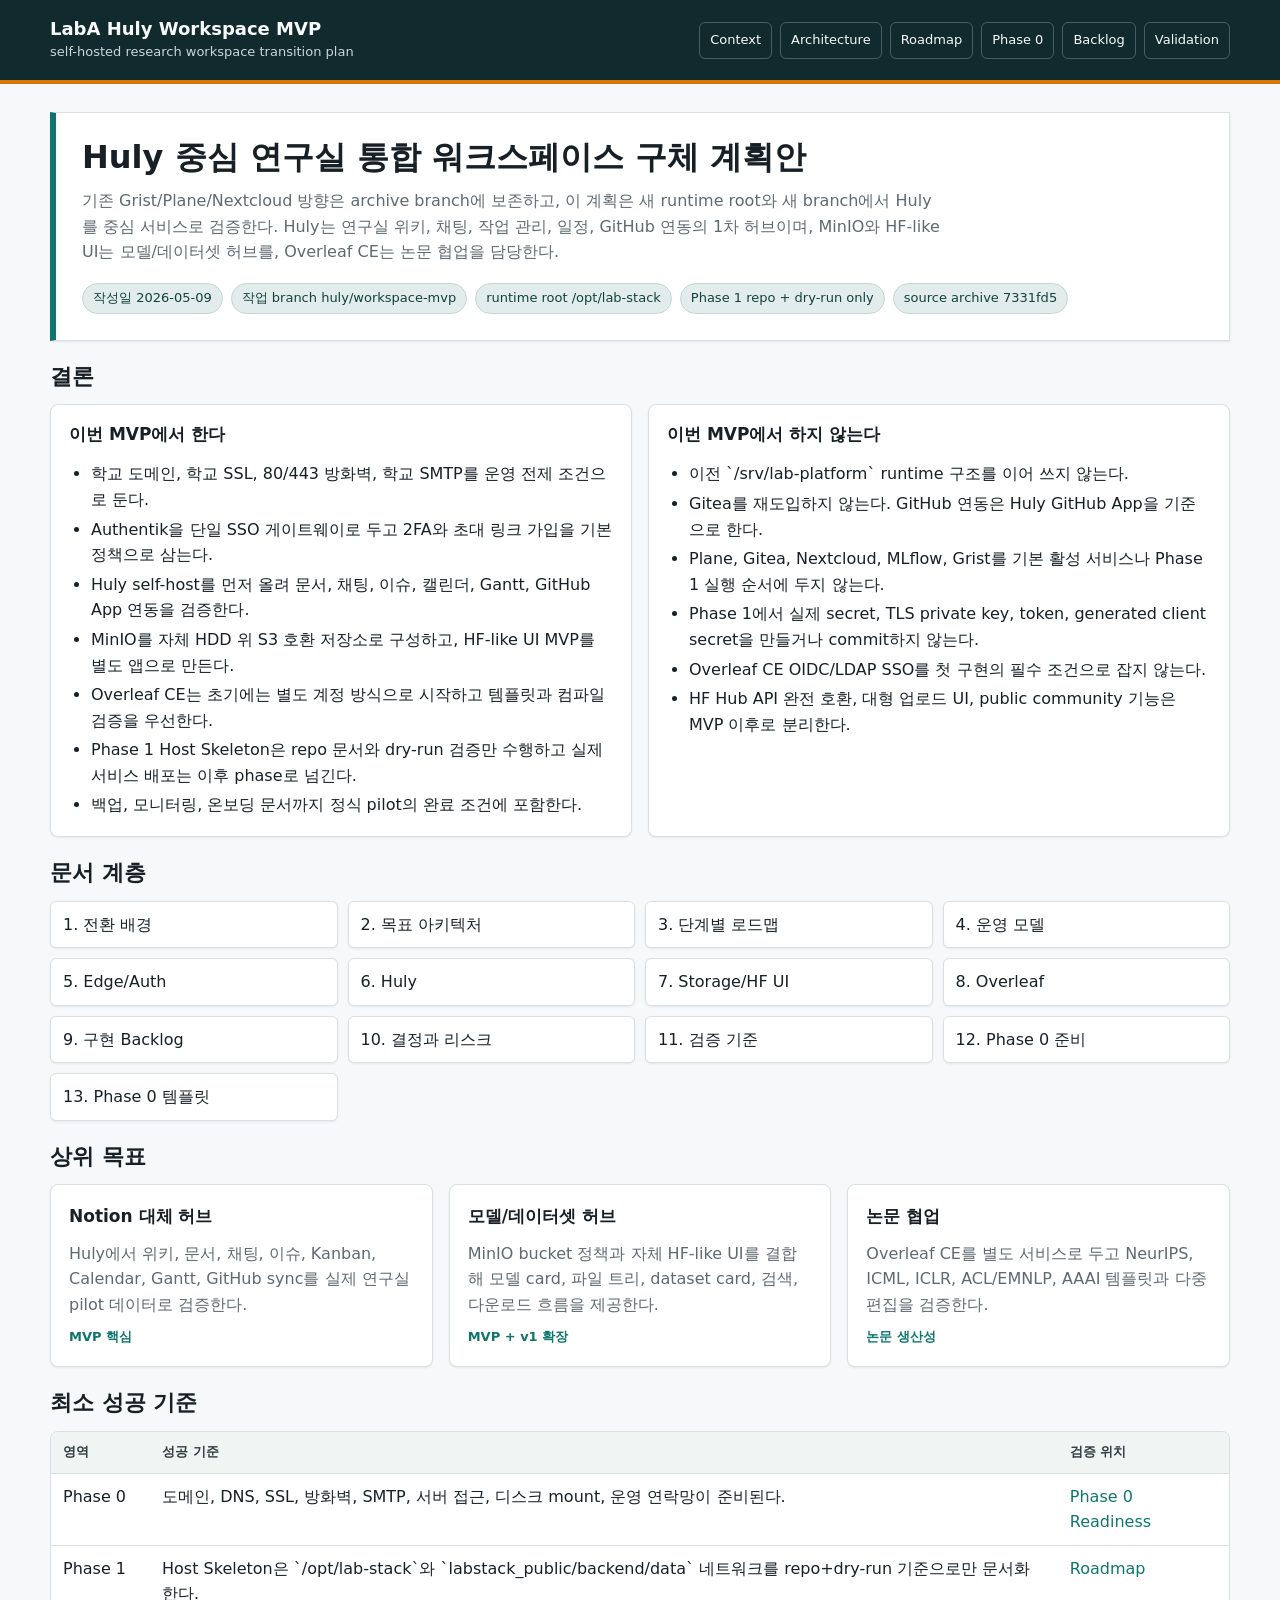
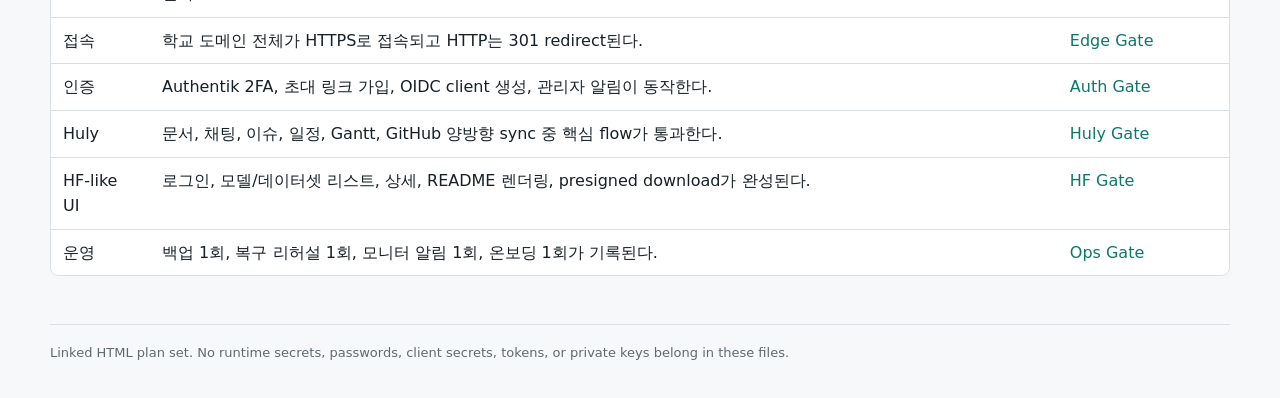
<file: docs/huly-workspace-mvp/index.html>
<!doctype html>
<html lang="ko">
  <head>
    <meta charset="utf-8">
    <meta name="viewport" content="width=device-width, initial-scale=1">
    <title>Huly Workspace MVP Plan</title>
    <link rel="stylesheet" href="assets/site.css">
  </head>
  <body>
    <div class="site">
      <header class="topbar">
        <div class="topbar-inner">
          <div class="brand">
            <strong>LabA Huly Workspace MVP</strong>
            <span>self-hosted research workspace transition plan</span>
          </div>
          <nav class="topnav" aria-label="Primary navigation">
            <a href="layers/context.html">Context</a>
            <a href="layers/architecture.html">Architecture</a>
            <a href="layers/roadmap.html">Roadmap</a>
            <a href="reference/phase0-readiness.html">Phase 0</a>
            <a href="reference/backlog.html">Backlog</a>
            <a href="reference/validation.html">Validation</a>
          </nav>
        </div>
      </header>

      <main class="page">
        <section class="hero">
          <h1>Huly 중심 연구실 통합 워크스페이스 구체 계획안</h1>
          <p>
            기존 Grist/Plane/Nextcloud 방향은 archive branch에 보존하고, 이 계획은
            새 runtime root와 새 branch에서 Huly를 중심 서비스로 검증한다. Huly는
            연구실 위키, 채팅, 작업 관리, 일정, GitHub 연동의 1차 허브이며,
            MinIO와 HF-like UI는 모델/데이터셋 허브를, Overleaf CE는 논문 협업을 담당한다.
          </p>
          <div class="meta">
            <span class="pill">작성일 2026-05-09</span>
            <span class="pill">작업 branch huly/workspace-mvp</span>
            <span class="pill">runtime root /opt/lab-stack</span>
            <span class="pill">Phase 1 repo + dry-run only</span>
            <span class="pill">source archive 7331fd5</span>
          </div>
        </section>

        <section class="section">
          <h2>결론</h2>
          <div class="grid two">
            <article class="panel">
              <h3>이번 MVP에서 한다</h3>
              <ul>
                <li>학교 도메인, 학교 SSL, 80/443 방화벽, 학교 SMTP를 운영 전제 조건으로 둔다.</li>
                <li>Authentik을 단일 SSO 게이트웨이로 두고 2FA와 초대 링크 가입을 기본 정책으로 삼는다.</li>
                <li>Huly self-host를 먼저 올려 문서, 채팅, 이슈, 캘린더, Gantt, GitHub App 연동을 검증한다.</li>
                <li>MinIO를 자체 HDD 위 S3 호환 저장소로 구성하고, HF-like UI MVP를 별도 앱으로 만든다.</li>
                <li>Overleaf CE는 초기에는 별도 계정 방식으로 시작하고 템플릿과 컴파일 검증을 우선한다.</li>
                <li>Phase 1 Host Skeleton은 repo 문서와 dry-run 검증만 수행하고 실제 서비스 배포는 이후 phase로 넘긴다.</li>
                <li>백업, 모니터링, 온보딩 문서까지 정식 pilot의 완료 조건에 포함한다.</li>
              </ul>
            </article>
            <article class="panel">
              <h3>이번 MVP에서 하지 않는다</h3>
              <ul>
                <li>이전 `/srv/lab-platform` runtime 구조를 이어 쓰지 않는다.</li>
                <li>Gitea를 재도입하지 않는다. GitHub 연동은 Huly GitHub App을 기준으로 한다.</li>
                <li>Plane, Gitea, Nextcloud, MLflow, Grist를 기본 활성 서비스나 Phase 1 실행 순서에 두지 않는다.</li>
                <li>Phase 1에서 실제 secret, TLS private key, token, generated client secret을 만들거나 commit하지 않는다.</li>
                <li>Overleaf CE OIDC/LDAP SSO를 첫 구현의 필수 조건으로 잡지 않는다.</li>
                <li>HF Hub API 완전 호환, 대형 업로드 UI, public community 기능은 MVP 이후로 분리한다.</li>
              </ul>
            </article>
          </div>
        </section>

        <section class="section">
          <h2>문서 계층</h2>
          <div class="toc">
            <a href="layers/context.html">1. 전환 배경</a>
            <a href="layers/architecture.html">2. 목표 아키텍처</a>
            <a href="layers/roadmap.html">3. 단계별 로드맵</a>
            <a href="layers/operations.html">4. 운영 모델</a>
            <a href="workstreams/edge-auth.html">5. Edge/Auth</a>
            <a href="workstreams/huly.html">6. Huly</a>
            <a href="workstreams/storage-hf.html">7. Storage/HF UI</a>
            <a href="workstreams/overleaf.html">8. Overleaf</a>
            <a href="reference/backlog.html">9. 구현 Backlog</a>
            <a href="reference/decisions-risks.html">10. 결정과 리스크</a>
            <a href="reference/validation.html">11. 검증 기준</a>
            <a href="reference/phase0-readiness.html">12. Phase 0 준비</a>
            <a href="reference/phase0-templates.html">13. Phase 0 템플릿</a>
          </div>
        </section>

        <section class="section">
          <h2>상위 목표</h2>
          <div class="grid three">
            <article class="panel nav-card">
              <a class="title" href="workstreams/huly.html">Notion 대체 허브</a>
              <p>
                Huly에서 위키, 문서, 채팅, 이슈, Kanban, Calendar, Gantt, GitHub sync를
                실제 연구실 pilot 데이터로 검증한다.
              </p>
              <span class="tagline">MVP 핵심</span>
            </article>
            <article class="panel nav-card">
              <a class="title" href="workstreams/storage-hf.html">모델/데이터셋 허브</a>
              <p>
                MinIO bucket 정책과 자체 HF-like UI를 결합해 모델 card, 파일 트리,
                dataset card, 검색, 다운로드 흐름을 제공한다.
              </p>
              <span class="tagline">MVP + v1 확장</span>
            </article>
            <article class="panel nav-card">
              <a class="title" href="workstreams/overleaf.html">논문 협업</a>
              <p>
                Overleaf CE를 별도 서비스로 두고 NeurIPS, ICML, ICLR, ACL/EMNLP,
                AAAI 템플릿과 다중 편집을 검증한다.
              </p>
              <span class="tagline">논문 생산성</span>
            </article>
          </div>
        </section>

        <section class="section">
          <h2>최소 성공 기준</h2>
          <div class="table-wrap">
            <table>
              <thead>
                <tr>
                  <th>영역</th>
                  <th>성공 기준</th>
                  <th>검증 위치</th>
                </tr>
              </thead>
              <tbody>
                <tr>
                  <td>Phase 0</td>
                  <td>도메인, DNS, SSL, 방화벽, SMTP, 서버 접근, 디스크 mount, 운영 연락망이 준비된다.</td>
                  <td><a href="reference/phase0-readiness.html">Phase 0 Readiness</a></td>
                </tr>
                <tr>
                  <td>Phase 1</td>
                  <td>Host Skeleton은 `/opt/lab-stack`와 `labstack_public/backend/data` 네트워크를 repo+dry-run 기준으로만 문서화한다.</td>
                  <td><a href="layers/roadmap.html">Roadmap</a></td>
                </tr>
                <tr>
                  <td>접속</td>
                  <td>학교 도메인 전체가 HTTPS로 접속되고 HTTP는 301 redirect된다.</td>
                  <td><a href="reference/validation.html#edge-gate">Edge Gate</a></td>
                </tr>
                <tr>
                  <td>인증</td>
                  <td>Authentik 2FA, 초대 링크 가입, OIDC client 생성, 관리자 알림이 동작한다.</td>
                  <td><a href="reference/validation.html#auth-gate">Auth Gate</a></td>
                </tr>
                <tr>
                  <td>Huly</td>
                  <td>문서, 채팅, 이슈, 일정, Gantt, GitHub 양방향 sync 중 핵심 flow가 통과한다.</td>
                  <td><a href="reference/validation.html#huly-gate">Huly Gate</a></td>
                </tr>
                <tr>
                  <td>HF-like UI</td>
                  <td>로그인, 모델/데이터셋 리스트, 상세, README 렌더링, presigned download가 완성된다.</td>
                  <td><a href="reference/validation.html#hf-gate">HF Gate</a></td>
                </tr>
                <tr>
                  <td>운영</td>
                  <td>백업 1회, 복구 리허설 1회, 모니터 알림 1회, 온보딩 1회가 기록된다.</td>
                  <td><a href="reference/validation.html#ops-gate">Ops Gate</a></td>
                </tr>
              </tbody>
            </table>
          </div>
        </section>
      </main>

      <footer class="footer">
        Linked HTML plan set. No runtime secrets, passwords, client secrets, tokens, or private keys belong in these files.
      </footer>
    </div>
  </body>
</html>
</file>
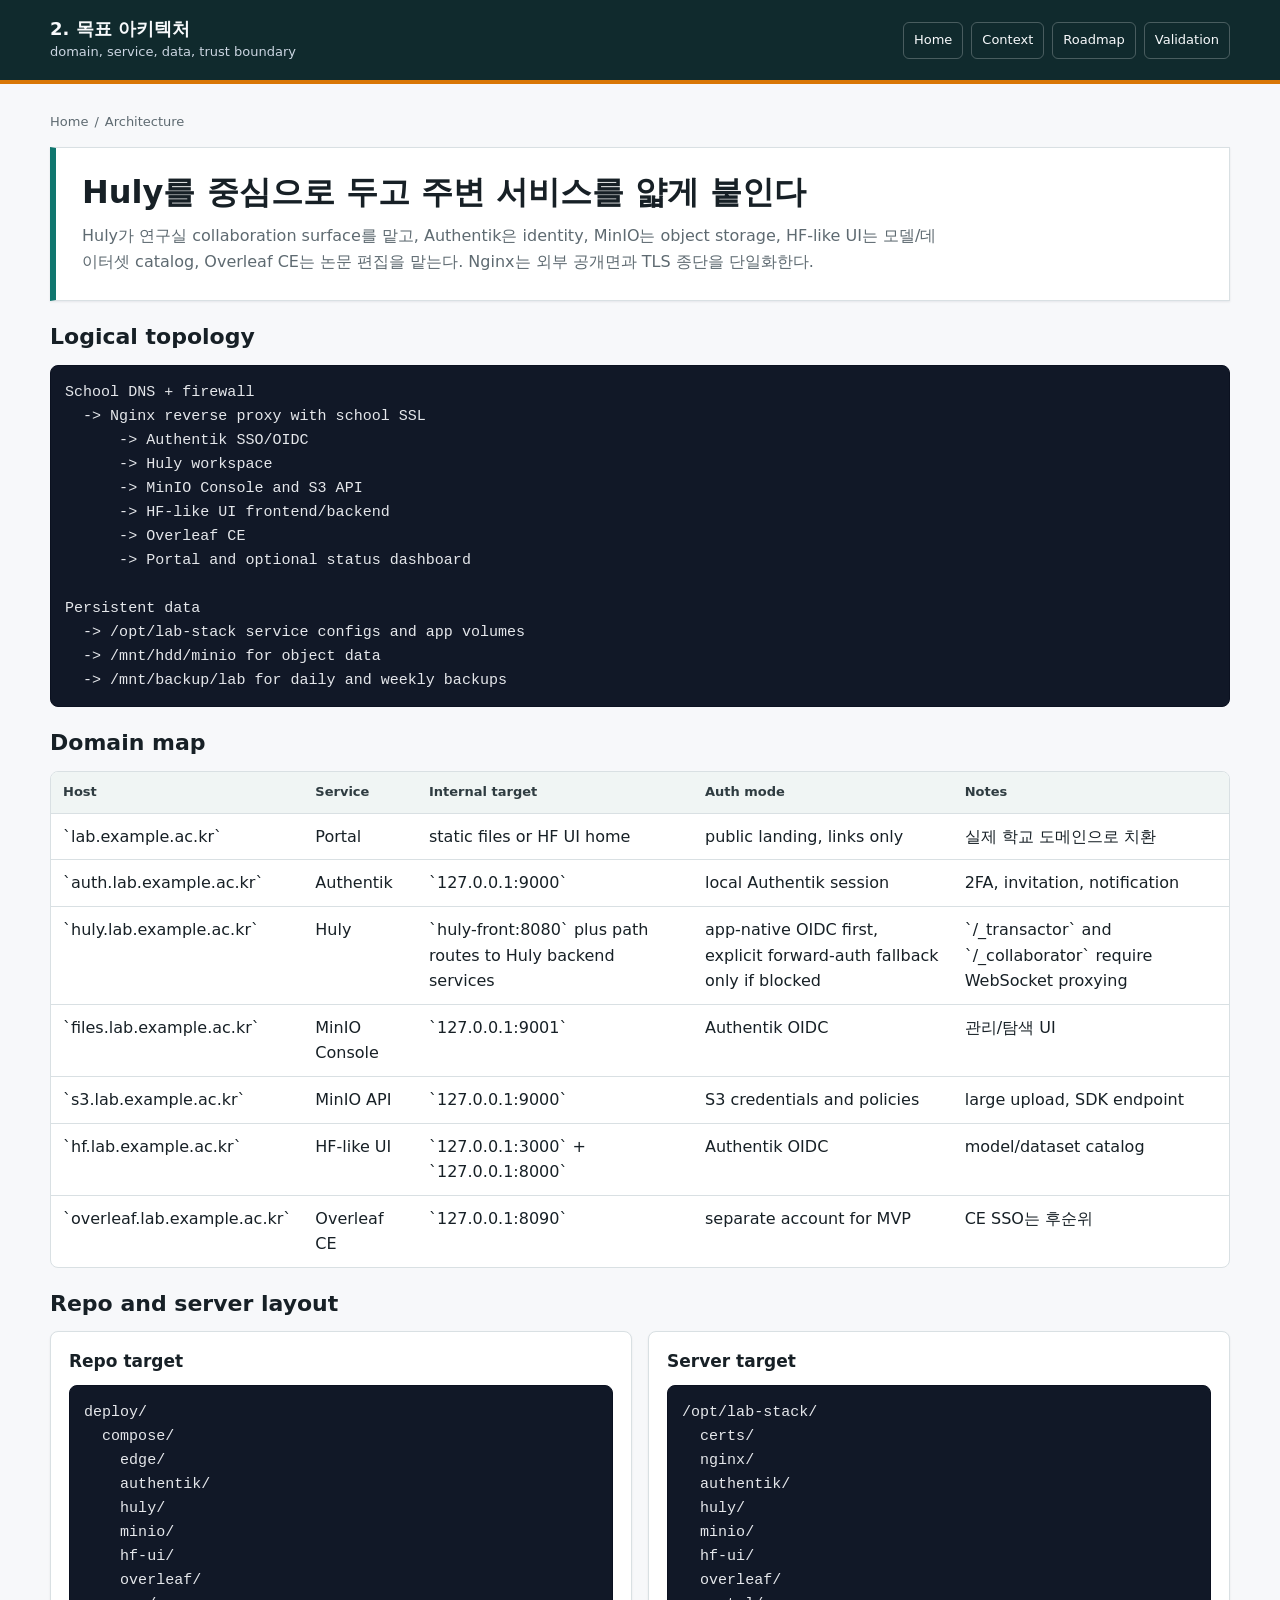
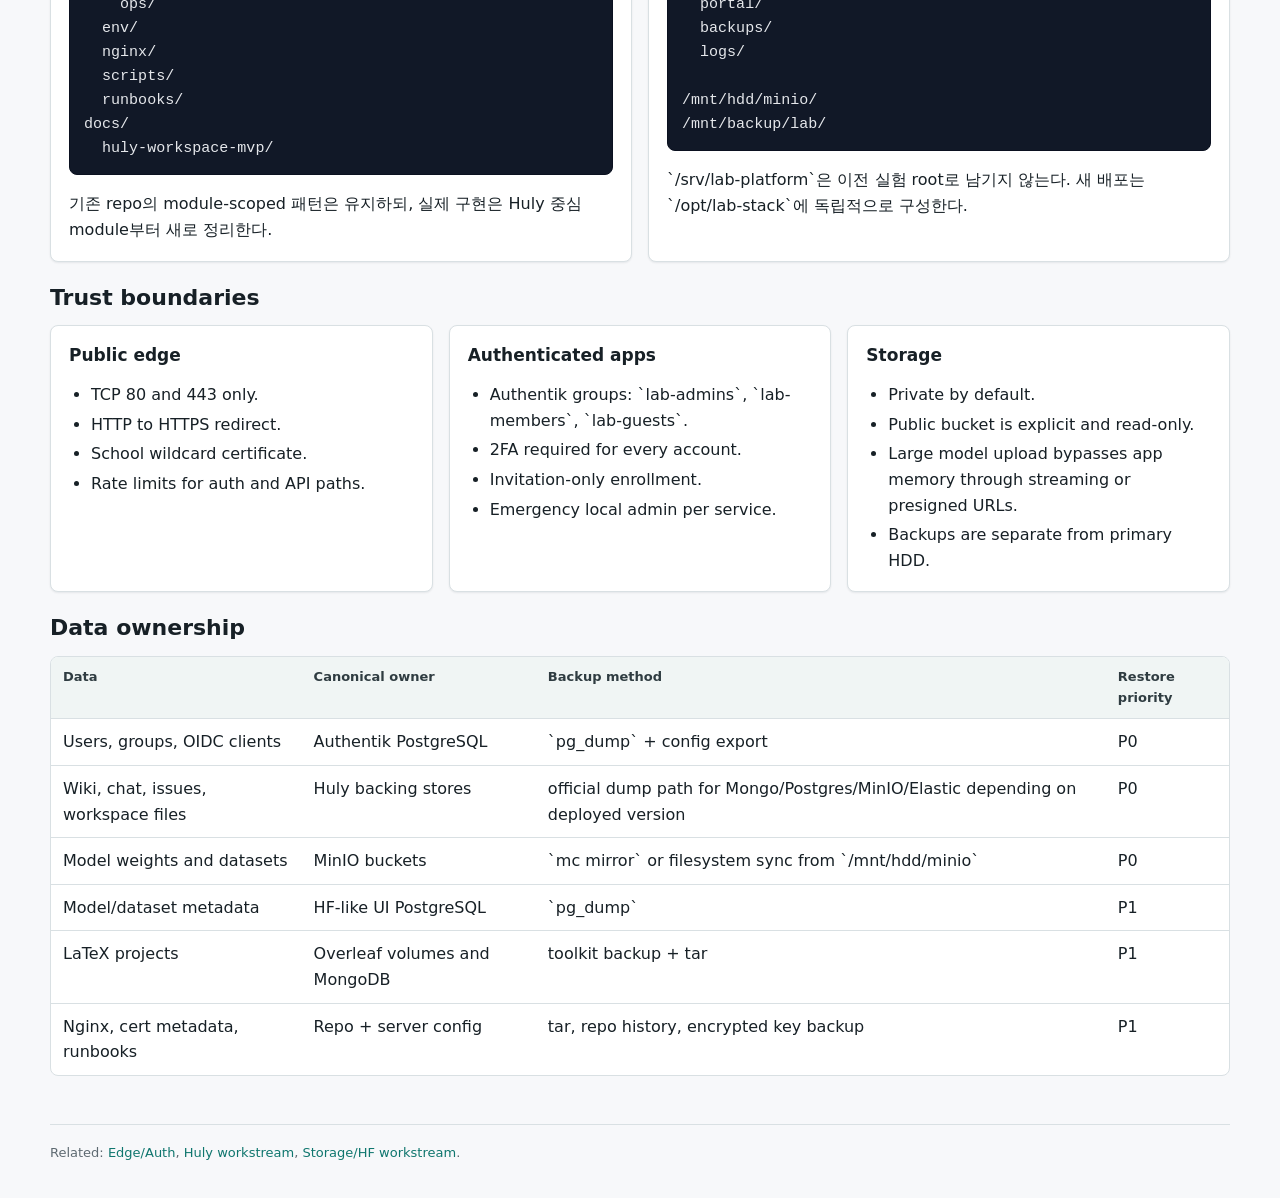
<file: docs/huly-workspace-mvp/layers/architecture.html>
<!doctype html>
<html lang="ko">
  <head>
    <meta charset="utf-8">
    <meta name="viewport" content="width=device-width, initial-scale=1">
    <title>Architecture - Huly Workspace MVP</title>
    <link rel="stylesheet" href="../assets/site.css">
  </head>
  <body>
    <div class="site">
      <header class="topbar">
        <div class="topbar-inner">
          <div class="brand">
            <strong>2. 목표 아키텍처</strong>
            <span>domain, service, data, trust boundary</span>
          </div>
          <nav class="topnav" aria-label="Primary navigation">
            <a href="../index.html">Home</a>
            <a href="context.html">Context</a>
            <a href="roadmap.html">Roadmap</a>
            <a href="../reference/validation.html">Validation</a>
          </nav>
        </div>
      </header>

      <main class="page">
        <div class="breadcrumbs">
          <a href="../index.html">Home</a>
          <span>/</span>
          <span>Architecture</span>
        </div>

        <section class="hero">
          <h1>Huly를 중심으로 두고 주변 서비스를 얇게 붙인다</h1>
          <p>
            Huly가 연구실 collaboration surface를 맡고, Authentik은 identity,
            MinIO는 object storage, HF-like UI는 모델/데이터셋 catalog,
            Overleaf CE는 논문 편집을 맡는다. Nginx는 외부 공개면과 TLS 종단을 단일화한다.
          </p>
        </section>

        <section class="section">
          <h2>Logical topology</h2>
          <pre><code>School DNS + firewall
  -> Nginx reverse proxy with school SSL
      -> Authentik SSO/OIDC
      -> Huly workspace
      -> MinIO Console and S3 API
      -> HF-like UI frontend/backend
      -> Overleaf CE
      -> Portal and optional status dashboard

Persistent data
  -> /opt/lab-stack service configs and app volumes
  -> /mnt/hdd/minio for object data
  -> /mnt/backup/lab for daily and weekly backups</code></pre>
        </section>

        <section class="section">
          <h2>Domain map</h2>
          <div class="table-wrap">
            <table>
              <thead>
                <tr>
                  <th>Host</th>
                  <th>Service</th>
                  <th>Internal target</th>
                  <th>Auth mode</th>
                  <th>Notes</th>
                </tr>
              </thead>
              <tbody>
                <tr>
                  <td>`lab.example.ac.kr`</td>
                  <td>Portal</td>
                  <td>static files or HF UI home</td>
                  <td>public landing, links only</td>
                  <td>실제 학교 도메인으로 치환</td>
                </tr>
                <tr>
                  <td>`auth.lab.example.ac.kr`</td>
                  <td>Authentik</td>
                  <td>`127.0.0.1:9000`</td>
                  <td>local Authentik session</td>
                  <td>2FA, invitation, notification</td>
                </tr>
                <tr>
                  <td>`huly.lab.example.ac.kr`</td>
                  <td>Huly</td>
                  <td>`huly-front:8080` plus path routes to Huly backend services</td>
                  <td>app-native OIDC first, explicit forward-auth fallback only if blocked</td>
                  <td>`/_transactor` and `/_collaborator` require WebSocket proxying</td>
                </tr>
                <tr>
                  <td>`files.lab.example.ac.kr`</td>
                  <td>MinIO Console</td>
                  <td>`127.0.0.1:9001`</td>
                  <td>Authentik OIDC</td>
                  <td>관리/탐색 UI</td>
                </tr>
                <tr>
                  <td>`s3.lab.example.ac.kr`</td>
                  <td>MinIO API</td>
                  <td>`127.0.0.1:9000`</td>
                  <td>S3 credentials and policies</td>
                  <td>large upload, SDK endpoint</td>
                </tr>
                <tr>
                  <td>`hf.lab.example.ac.kr`</td>
                  <td>HF-like UI</td>
                  <td>`127.0.0.1:3000` + `127.0.0.1:8000`</td>
                  <td>Authentik OIDC</td>
                  <td>model/dataset catalog</td>
                </tr>
                <tr>
                  <td>`overleaf.lab.example.ac.kr`</td>
                  <td>Overleaf CE</td>
                  <td>`127.0.0.1:8090`</td>
                  <td>separate account for MVP</td>
                  <td>CE SSO는 후순위</td>
                </tr>
              </tbody>
            </table>
          </div>
        </section>

        <section class="section">
          <h2>Repo and server layout</h2>
          <div class="grid two">
            <article class="panel">
              <h3>Repo target</h3>
              <pre><code>deploy/
  compose/
    edge/
    authentik/
    huly/
    minio/
    hf-ui/
    overleaf/
    ops/
  env/
  nginx/
  scripts/
  runbooks/
docs/
  huly-workspace-mvp/</code></pre>
              <p>
                기존 repo의 module-scoped 패턴은 유지하되, 실제 구현은 Huly 중심 module부터
                새로 정리한다.
              </p>
            </article>
            <article class="panel">
              <h3>Server target</h3>
              <pre><code>/opt/lab-stack/
  certs/
  nginx/
  authentik/
  huly/
  minio/
  hf-ui/
  overleaf/
  portal/
  backups/
  logs/

/mnt/hdd/minio/
/mnt/backup/lab/</code></pre>
              <p>
                `/srv/lab-platform`은 이전 실험 root로 남기지 않는다. 새 배포는
                `/opt/lab-stack`에 독립적으로 구성한다.
              </p>
            </article>
          </div>
        </section>

        <section class="section">
          <h2>Trust boundaries</h2>
          <div class="grid three">
            <article class="panel">
              <h3>Public edge</h3>
              <ul>
                <li>TCP 80 and 443 only.</li>
                <li>HTTP to HTTPS redirect.</li>
                <li>School wildcard certificate.</li>
                <li>Rate limits for auth and API paths.</li>
              </ul>
            </article>
            <article class="panel">
              <h3>Authenticated apps</h3>
              <ul>
                <li>Authentik groups: `lab-admins`, `lab-members`, `lab-guests`.</li>
                <li>2FA required for every account.</li>
                <li>Invitation-only enrollment.</li>
                <li>Emergency local admin per service.</li>
              </ul>
            </article>
            <article class="panel">
              <h3>Storage</h3>
              <ul>
                <li>Private by default.</li>
                <li>Public bucket is explicit and read-only.</li>
                <li>Large model upload bypasses app memory through streaming or presigned URLs.</li>
                <li>Backups are separate from primary HDD.</li>
              </ul>
            </article>
          </div>
        </section>

        <section class="section">
          <h2>Data ownership</h2>
          <div class="table-wrap">
            <table>
              <thead>
                <tr>
                  <th>Data</th>
                  <th>Canonical owner</th>
                  <th>Backup method</th>
                  <th>Restore priority</th>
                </tr>
              </thead>
              <tbody>
                <tr>
                  <td>Users, groups, OIDC clients</td>
                  <td>Authentik PostgreSQL</td>
                  <td>`pg_dump` + config export</td>
                  <td>P0</td>
                </tr>
                <tr>
                  <td>Wiki, chat, issues, workspace files</td>
                  <td>Huly backing stores</td>
                  <td>official dump path for Mongo/Postgres/MinIO/Elastic depending on deployed version</td>
                  <td>P0</td>
                </tr>
                <tr>
                  <td>Model weights and datasets</td>
                  <td>MinIO buckets</td>
                  <td>`mc mirror` or filesystem sync from `/mnt/hdd/minio`</td>
                  <td>P0</td>
                </tr>
                <tr>
                  <td>Model/dataset metadata</td>
                  <td>HF-like UI PostgreSQL</td>
                  <td>`pg_dump`</td>
                  <td>P1</td>
                </tr>
                <tr>
                  <td>LaTeX projects</td>
                  <td>Overleaf volumes and MongoDB</td>
                  <td>toolkit backup + tar</td>
                  <td>P1</td>
                </tr>
                <tr>
                  <td>Nginx, cert metadata, runbooks</td>
                  <td>Repo + server config</td>
                  <td>tar, repo history, encrypted key backup</td>
                  <td>P1</td>
                </tr>
              </tbody>
            </table>
          </div>
        </section>
      </main>

      <footer class="footer">
        Related: <a href="../workstreams/edge-auth.html">Edge/Auth</a>,
        <a href="../workstreams/huly.html">Huly workstream</a>,
        <a href="../workstreams/storage-hf.html">Storage/HF workstream</a>.
      </footer>
    </div>
  </body>
</html>
</file>
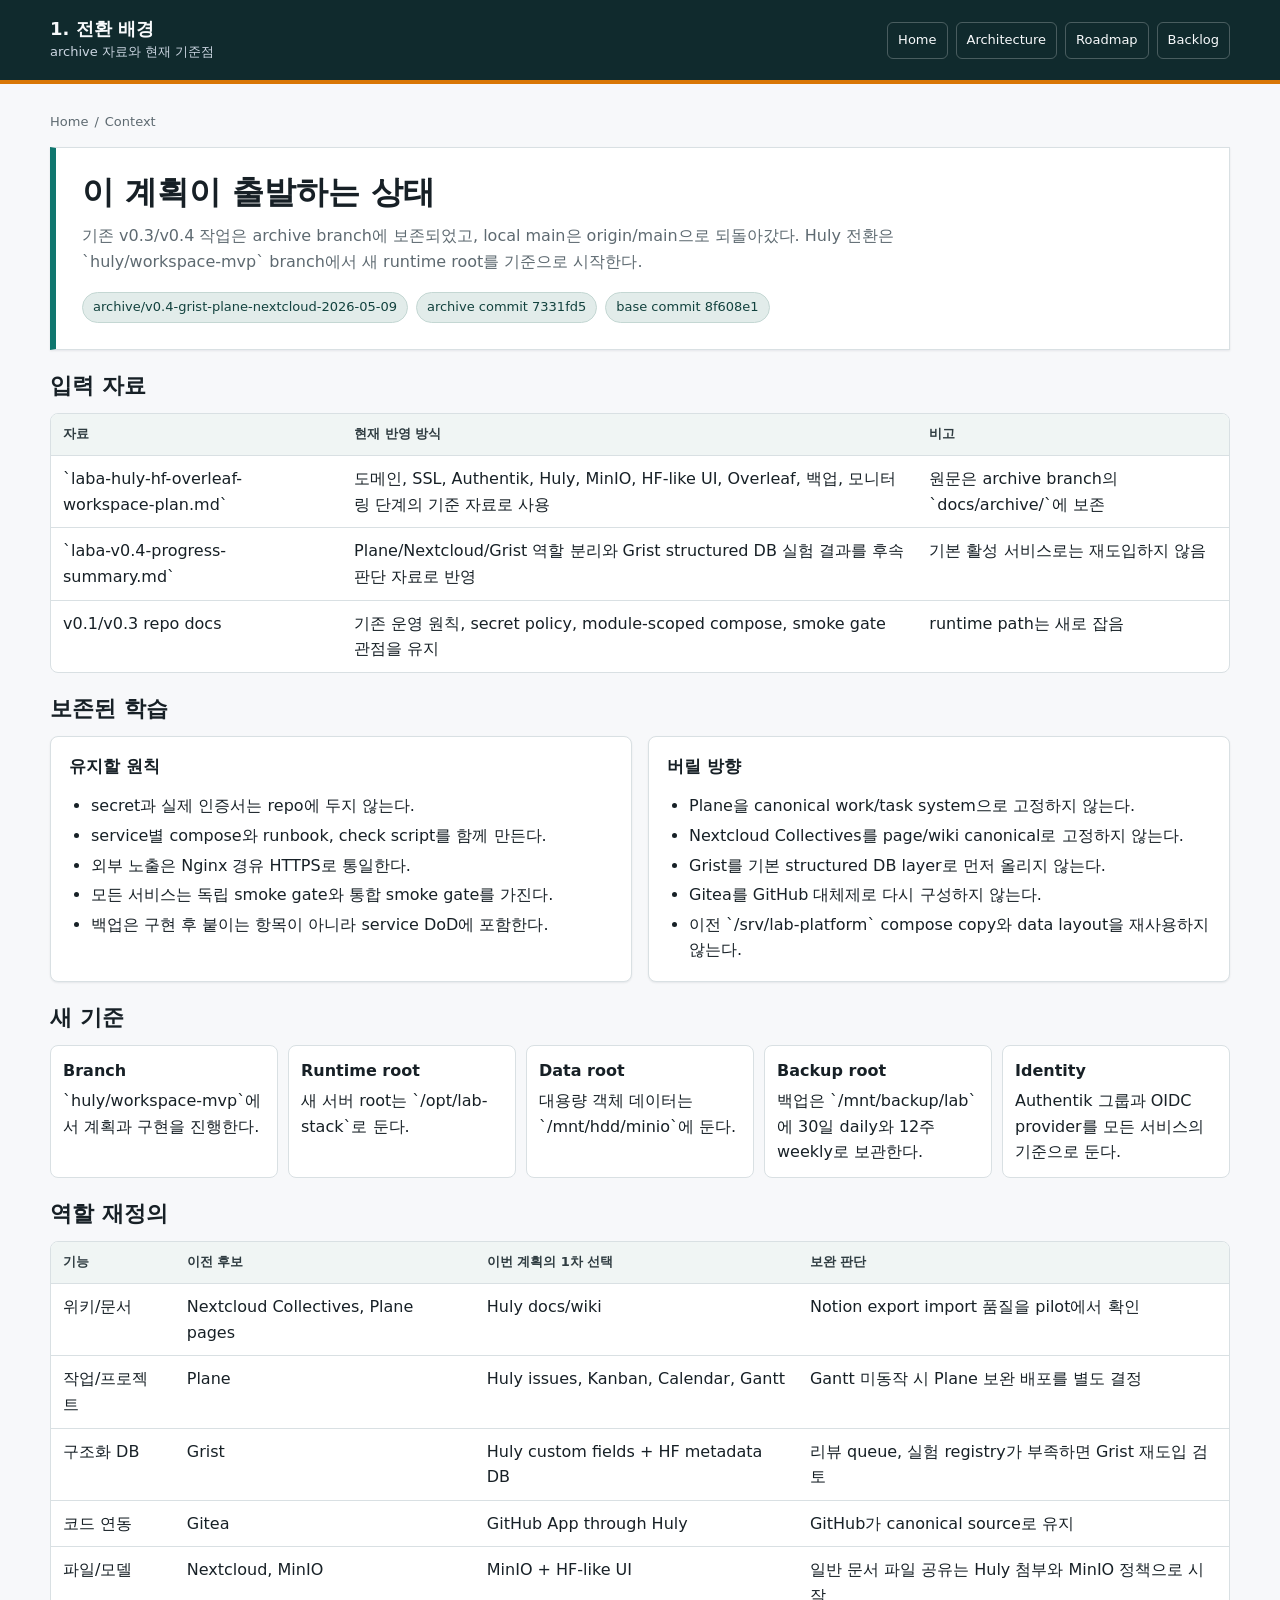
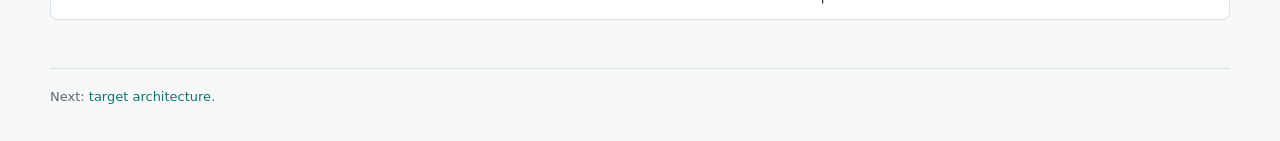
<file: docs/huly-workspace-mvp/layers/context.html>
<!doctype html>
<html lang="ko">
  <head>
    <meta charset="utf-8">
    <meta name="viewport" content="width=device-width, initial-scale=1">
    <title>Context - Huly Workspace MVP</title>
    <link rel="stylesheet" href="../assets/site.css">
  </head>
  <body>
    <div class="site">
      <header class="topbar">
        <div class="topbar-inner">
          <div class="brand">
            <strong>1. 전환 배경</strong>
            <span>archive 자료와 현재 기준점</span>
          </div>
          <nav class="topnav" aria-label="Primary navigation">
            <a href="../index.html">Home</a>
            <a href="architecture.html">Architecture</a>
            <a href="roadmap.html">Roadmap</a>
            <a href="../reference/backlog.html">Backlog</a>
          </nav>
        </div>
      </header>

      <main class="page">
        <div class="breadcrumbs">
          <a href="../index.html">Home</a>
          <span>/</span>
          <span>Context</span>
        </div>

        <section class="hero">
          <h1>이 계획이 출발하는 상태</h1>
          <p>
            기존 v0.3/v0.4 작업은 archive branch에 보존되었고, local main은 origin/main으로 되돌아갔다.
            Huly 전환은 `huly/workspace-mvp` branch에서 새 runtime root를 기준으로 시작한다.
          </p>
          <div class="meta">
            <span class="pill">archive/v0.4-grist-plane-nextcloud-2026-05-09</span>
            <span class="pill">archive commit 7331fd5</span>
            <span class="pill">base commit 8f608e1</span>
          </div>
        </section>

        <section class="section">
          <h2>입력 자료</h2>
          <div class="table-wrap">
            <table>
              <thead>
                <tr>
                  <th>자료</th>
                  <th>현재 반영 방식</th>
                  <th>비고</th>
                </tr>
              </thead>
              <tbody>
                <tr>
                  <td>`laba-huly-hf-overleaf-workspace-plan.md`</td>
                  <td>도메인, SSL, Authentik, Huly, MinIO, HF-like UI, Overleaf, 백업, 모니터링 단계의 기준 자료로 사용</td>
                  <td>원문은 archive branch의 `docs/archive/`에 보존</td>
                </tr>
                <tr>
                  <td>`laba-v0.4-progress-summary.md`</td>
                  <td>Plane/Nextcloud/Grist 역할 분리와 Grist structured DB 실험 결과를 후속 판단 자료로 반영</td>
                  <td>기본 활성 서비스로는 재도입하지 않음</td>
                </tr>
                <tr>
                  <td>v0.1/v0.3 repo docs</td>
                  <td>기존 운영 원칙, secret policy, module-scoped compose, smoke gate 관점을 유지</td>
                  <td>runtime path는 새로 잡음</td>
                </tr>
              </tbody>
            </table>
          </div>
        </section>

        <section class="section">
          <h2>보존된 학습</h2>
          <div class="grid two">
            <article class="panel">
              <h3>유지할 원칙</h3>
              <ul>
                <li>secret과 실제 인증서는 repo에 두지 않는다.</li>
                <li>service별 compose와 runbook, check script를 함께 만든다.</li>
                <li>외부 노출은 Nginx 경유 HTTPS로 통일한다.</li>
                <li>모든 서비스는 독립 smoke gate와 통합 smoke gate를 가진다.</li>
                <li>백업은 구현 후 붙이는 항목이 아니라 service DoD에 포함한다.</li>
              </ul>
            </article>
            <article class="panel">
              <h3>버릴 방향</h3>
              <ul>
                <li>Plane을 canonical work/task system으로 고정하지 않는다.</li>
                <li>Nextcloud Collectives를 page/wiki canonical로 고정하지 않는다.</li>
                <li>Grist를 기본 structured DB layer로 먼저 올리지 않는다.</li>
                <li>Gitea를 GitHub 대체제로 다시 구성하지 않는다.</li>
                <li>이전 `/srv/lab-platform` compose copy와 data layout을 재사용하지 않는다.</li>
              </ul>
            </article>
          </div>
        </section>

        <section class="section">
          <h2>새 기준</h2>
          <div class="flow">
            <div>
              <strong>Branch</strong>
              `huly/workspace-mvp`에서 계획과 구현을 진행한다.
            </div>
            <div>
              <strong>Runtime root</strong>
              새 서버 root는 `/opt/lab-stack`로 둔다.
            </div>
            <div>
              <strong>Data root</strong>
              대용량 객체 데이터는 `/mnt/hdd/minio`에 둔다.
            </div>
            <div>
              <strong>Backup root</strong>
              백업은 `/mnt/backup/lab`에 30일 daily와 12주 weekly로 보관한다.
            </div>
            <div>
              <strong>Identity</strong>
              Authentik 그룹과 OIDC provider를 모든 서비스의 기준으로 둔다.
            </div>
          </div>
        </section>

        <section class="section">
          <h2>역할 재정의</h2>
          <div class="table-wrap">
            <table>
              <thead>
                <tr>
                  <th>기능</th>
                  <th>이전 후보</th>
                  <th>이번 계획의 1차 선택</th>
                  <th>보완 판단</th>
                </tr>
              </thead>
              <tbody>
                <tr>
                  <td>위키/문서</td>
                  <td>Nextcloud Collectives, Plane pages</td>
                  <td>Huly docs/wiki</td>
                  <td>Notion export import 품질을 pilot에서 확인</td>
                </tr>
                <tr>
                  <td>작업/프로젝트</td>
                  <td>Plane</td>
                  <td>Huly issues, Kanban, Calendar, Gantt</td>
                  <td>Gantt 미동작 시 Plane 보완 배포를 별도 결정</td>
                </tr>
                <tr>
                  <td>구조화 DB</td>
                  <td>Grist</td>
                  <td>Huly custom fields + HF metadata DB</td>
                  <td>리뷰 queue, 실험 registry가 부족하면 Grist 재도입 검토</td>
                </tr>
                <tr>
                  <td>코드 연동</td>
                  <td>Gitea</td>
                  <td>GitHub App through Huly</td>
                  <td>GitHub가 canonical source로 유지</td>
                </tr>
                <tr>
                  <td>파일/모델</td>
                  <td>Nextcloud, MinIO</td>
                  <td>MinIO + HF-like UI</td>
                  <td>일반 문서 파일 공유는 Huly 첨부와 MinIO 정책으로 시작</td>
                </tr>
              </tbody>
            </table>
          </div>
        </section>
      </main>

      <footer class="footer">
        Next: <a href="architecture.html">target architecture</a>.
      </footer>
    </div>
  </body>
</html>
</file>
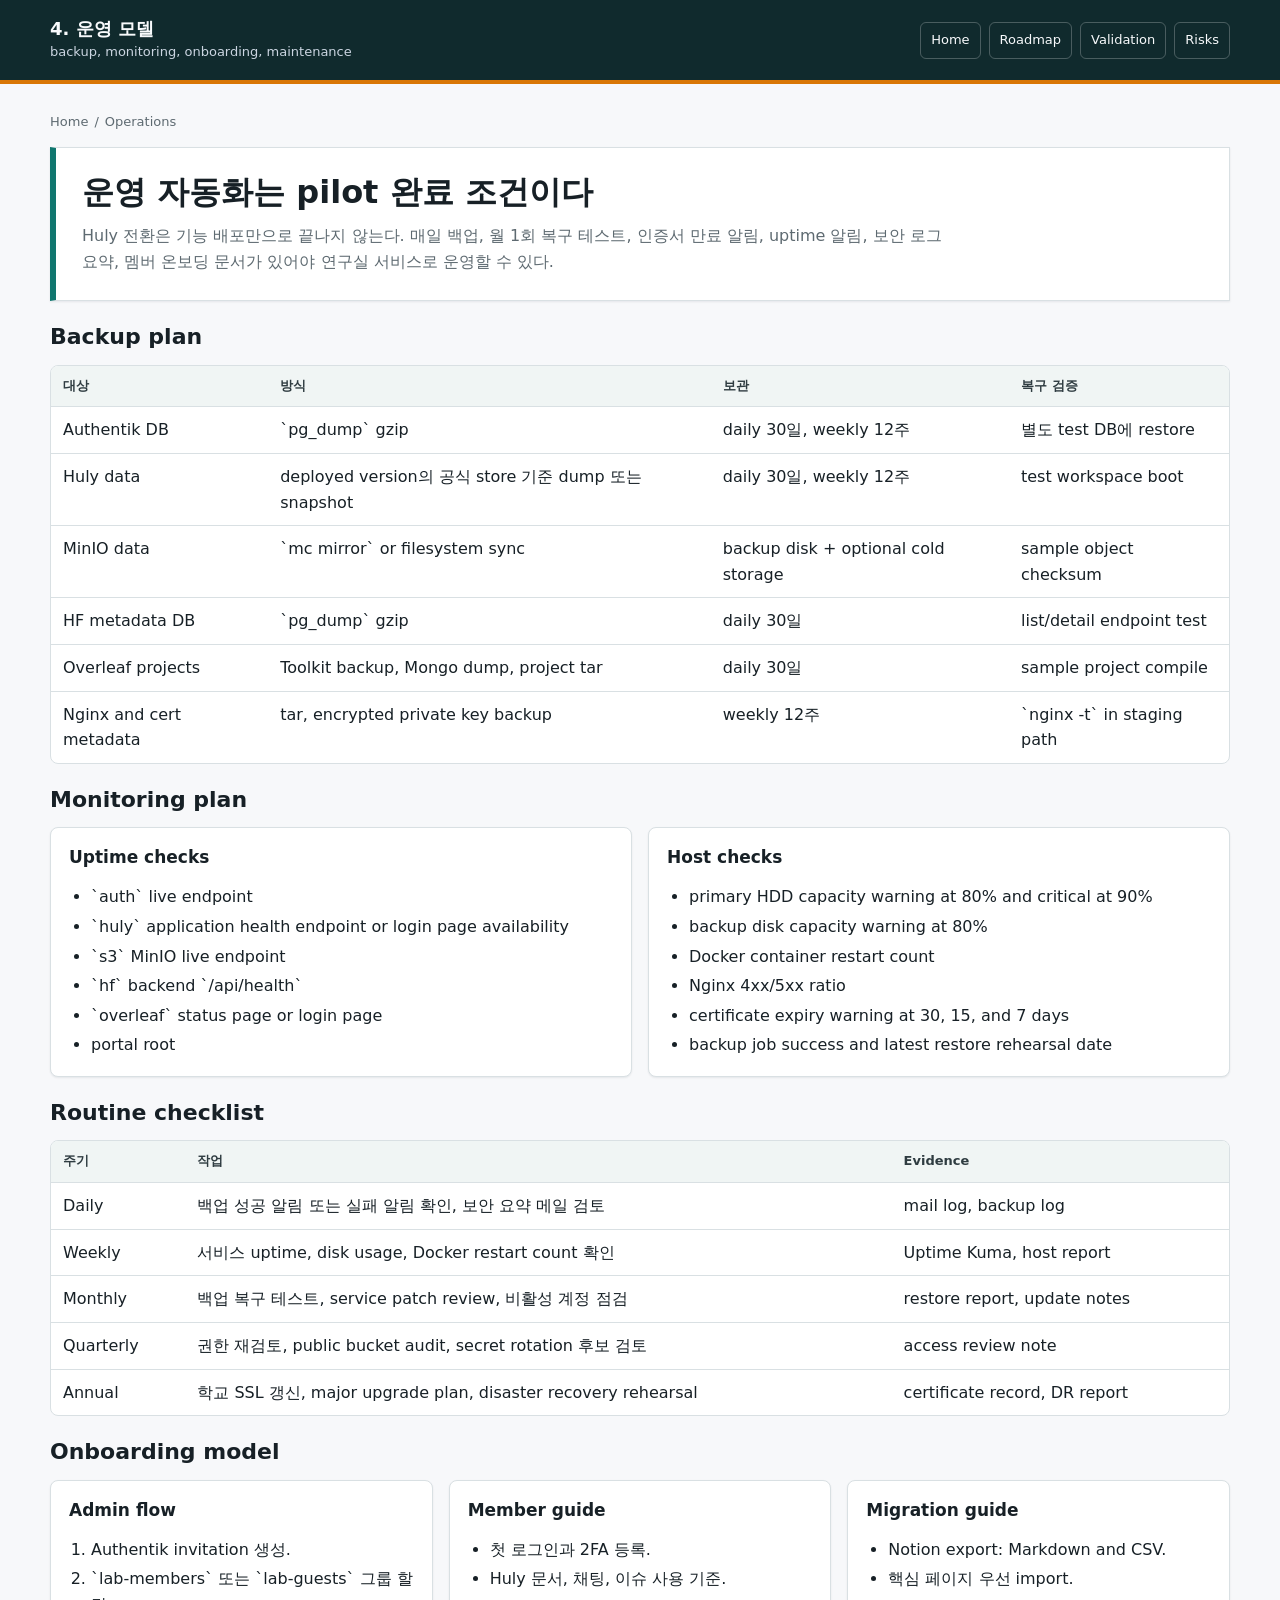
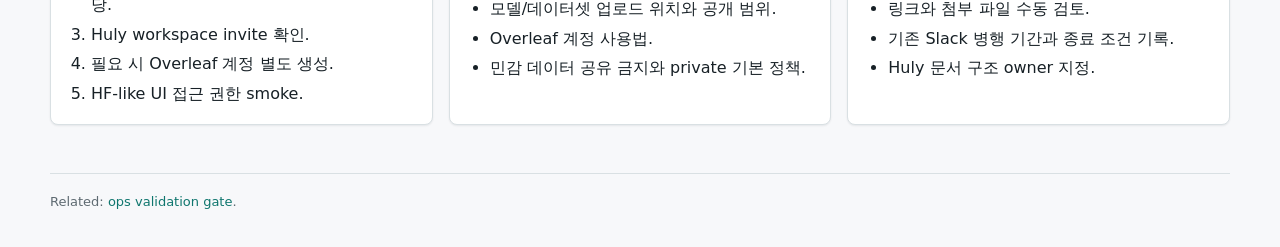
<file: docs/huly-workspace-mvp/layers/operations.html>
<!doctype html>
<html lang="ko">
  <head>
    <meta charset="utf-8">
    <meta name="viewport" content="width=device-width, initial-scale=1">
    <title>Operations - Huly Workspace MVP</title>
    <link rel="stylesheet" href="../assets/site.css">
  </head>
  <body>
    <div class="site">
      <header class="topbar">
        <div class="topbar-inner">
          <div class="brand">
            <strong>4. 운영 모델</strong>
            <span>backup, monitoring, onboarding, maintenance</span>
          </div>
          <nav class="topnav" aria-label="Primary navigation">
            <a href="../index.html">Home</a>
            <a href="roadmap.html">Roadmap</a>
            <a href="../reference/validation.html">Validation</a>
            <a href="../reference/decisions-risks.html">Risks</a>
          </nav>
        </div>
      </header>

      <main class="page">
        <div class="breadcrumbs">
          <a href="../index.html">Home</a>
          <span>/</span>
          <span>Operations</span>
        </div>

        <section class="hero">
          <h1>운영 자동화는 pilot 완료 조건이다</h1>
          <p>
            Huly 전환은 기능 배포만으로 끝나지 않는다. 매일 백업, 월 1회 복구 테스트,
            인증서 만료 알림, uptime 알림, 보안 로그 요약, 멤버 온보딩 문서가 있어야
            연구실 서비스로 운영할 수 있다.
          </p>
        </section>

        <section class="section">
          <h2>Backup plan</h2>
          <div class="table-wrap">
            <table>
              <thead>
                <tr>
                  <th>대상</th>
                  <th>방식</th>
                  <th>보관</th>
                  <th>복구 검증</th>
                </tr>
              </thead>
              <tbody>
                <tr>
                  <td>Authentik DB</td>
                  <td>`pg_dump` gzip</td>
                  <td>daily 30일, weekly 12주</td>
                  <td>별도 test DB에 restore</td>
                </tr>
                <tr>
                  <td>Huly data</td>
                  <td>deployed version의 공식 store 기준 dump 또는 snapshot</td>
                  <td>daily 30일, weekly 12주</td>
                  <td>test workspace boot</td>
                </tr>
                <tr>
                  <td>MinIO data</td>
                  <td>`mc mirror` or filesystem sync</td>
                  <td>backup disk + optional cold storage</td>
                  <td>sample object checksum</td>
                </tr>
                <tr>
                  <td>HF metadata DB</td>
                  <td>`pg_dump` gzip</td>
                  <td>daily 30일</td>
                  <td>list/detail endpoint test</td>
                </tr>
                <tr>
                  <td>Overleaf projects</td>
                  <td>Toolkit backup, Mongo dump, project tar</td>
                  <td>daily 30일</td>
                  <td>sample project compile</td>
                </tr>
                <tr>
                  <td>Nginx and cert metadata</td>
                  <td>tar, encrypted private key backup</td>
                  <td>weekly 12주</td>
                  <td>`nginx -t` in staging path</td>
                </tr>
              </tbody>
            </table>
          </div>
        </section>

        <section class="section">
          <h2>Monitoring plan</h2>
          <div class="grid two">
            <article class="panel">
              <h3>Uptime checks</h3>
              <ul>
                <li>`auth` live endpoint</li>
                <li>`huly` application health endpoint or login page availability</li>
                <li>`s3` MinIO live endpoint</li>
                <li>`hf` backend `/api/health`</li>
                <li>`overleaf` status page or login page</li>
                <li>portal root</li>
              </ul>
            </article>
            <article class="panel">
              <h3>Host checks</h3>
              <ul>
                <li>primary HDD capacity warning at 80% and critical at 90%</li>
                <li>backup disk capacity warning at 80%</li>
                <li>Docker container restart count</li>
                <li>Nginx 4xx/5xx ratio</li>
                <li>certificate expiry warning at 30, 15, and 7 days</li>
                <li>backup job success and latest restore rehearsal date</li>
              </ul>
            </article>
          </div>
        </section>

        <section class="section">
          <h2>Routine checklist</h2>
          <div class="table-wrap">
            <table>
              <thead>
                <tr>
                  <th>주기</th>
                  <th>작업</th>
                  <th>Evidence</th>
                </tr>
              </thead>
              <tbody>
                <tr>
                  <td>Daily</td>
                  <td>백업 성공 알림 또는 실패 알림 확인, 보안 요약 메일 검토</td>
                  <td>mail log, backup log</td>
                </tr>
                <tr>
                  <td>Weekly</td>
                  <td>서비스 uptime, disk usage, Docker restart count 확인</td>
                  <td>Uptime Kuma, host report</td>
                </tr>
                <tr>
                  <td>Monthly</td>
                  <td>백업 복구 테스트, service patch review, 비활성 계정 점검</td>
                  <td>restore report, update notes</td>
                </tr>
                <tr>
                  <td>Quarterly</td>
                  <td>권한 재검토, public bucket audit, secret rotation 후보 검토</td>
                  <td>access review note</td>
                </tr>
                <tr>
                  <td>Annual</td>
                  <td>학교 SSL 갱신, major upgrade plan, disaster recovery rehearsal</td>
                  <td>certificate record, DR report</td>
                </tr>
              </tbody>
            </table>
          </div>
        </section>

        <section class="section">
          <h2>Onboarding model</h2>
          <div class="grid three">
            <article class="panel">
              <h3>Admin flow</h3>
              <ol>
                <li>Authentik invitation 생성.</li>
                <li>`lab-members` 또는 `lab-guests` 그룹 할당.</li>
                <li>Huly workspace invite 확인.</li>
                <li>필요 시 Overleaf 계정 별도 생성.</li>
                <li>HF-like UI 접근 권한 smoke.</li>
              </ol>
            </article>
            <article class="panel">
              <h3>Member guide</h3>
              <ul>
                <li>첫 로그인과 2FA 등록.</li>
                <li>Huly 문서, 채팅, 이슈 사용 기준.</li>
                <li>모델/데이터셋 업로드 위치와 공개 범위.</li>
                <li>Overleaf 계정 사용법.</li>
                <li>민감 데이터 공유 금지와 private 기본 정책.</li>
              </ul>
            </article>
            <article class="panel">
              <h3>Migration guide</h3>
              <ul>
                <li>Notion export: Markdown and CSV.</li>
                <li>핵심 페이지 우선 import.</li>
                <li>링크와 첨부 파일 수동 검토.</li>
                <li>기존 Slack 병행 기간과 종료 조건 기록.</li>
                <li>Huly 문서 구조 owner 지정.</li>
              </ul>
            </article>
          </div>
        </section>
      </main>

      <footer class="footer">
        Related: <a href="../reference/validation.html#ops-gate">ops validation gate</a>.
      </footer>
    </div>
  </body>
</html>
</file>
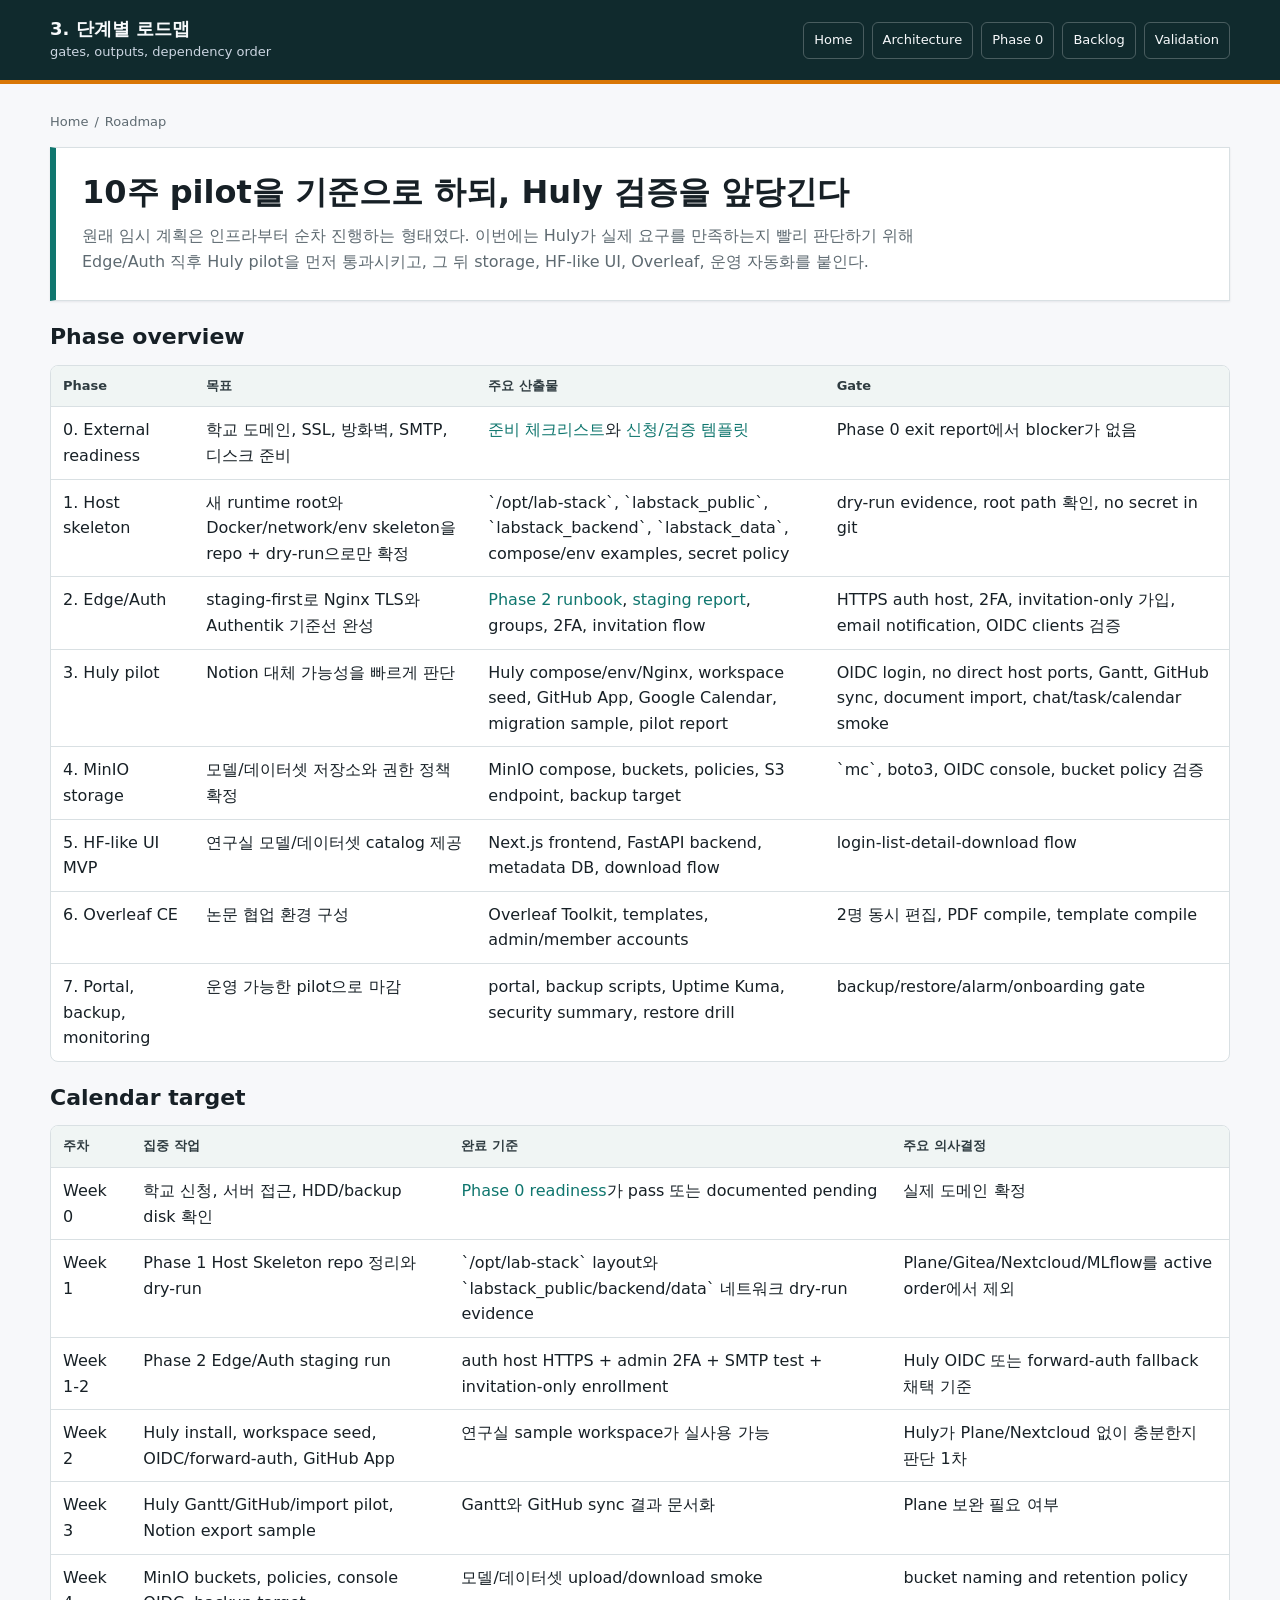
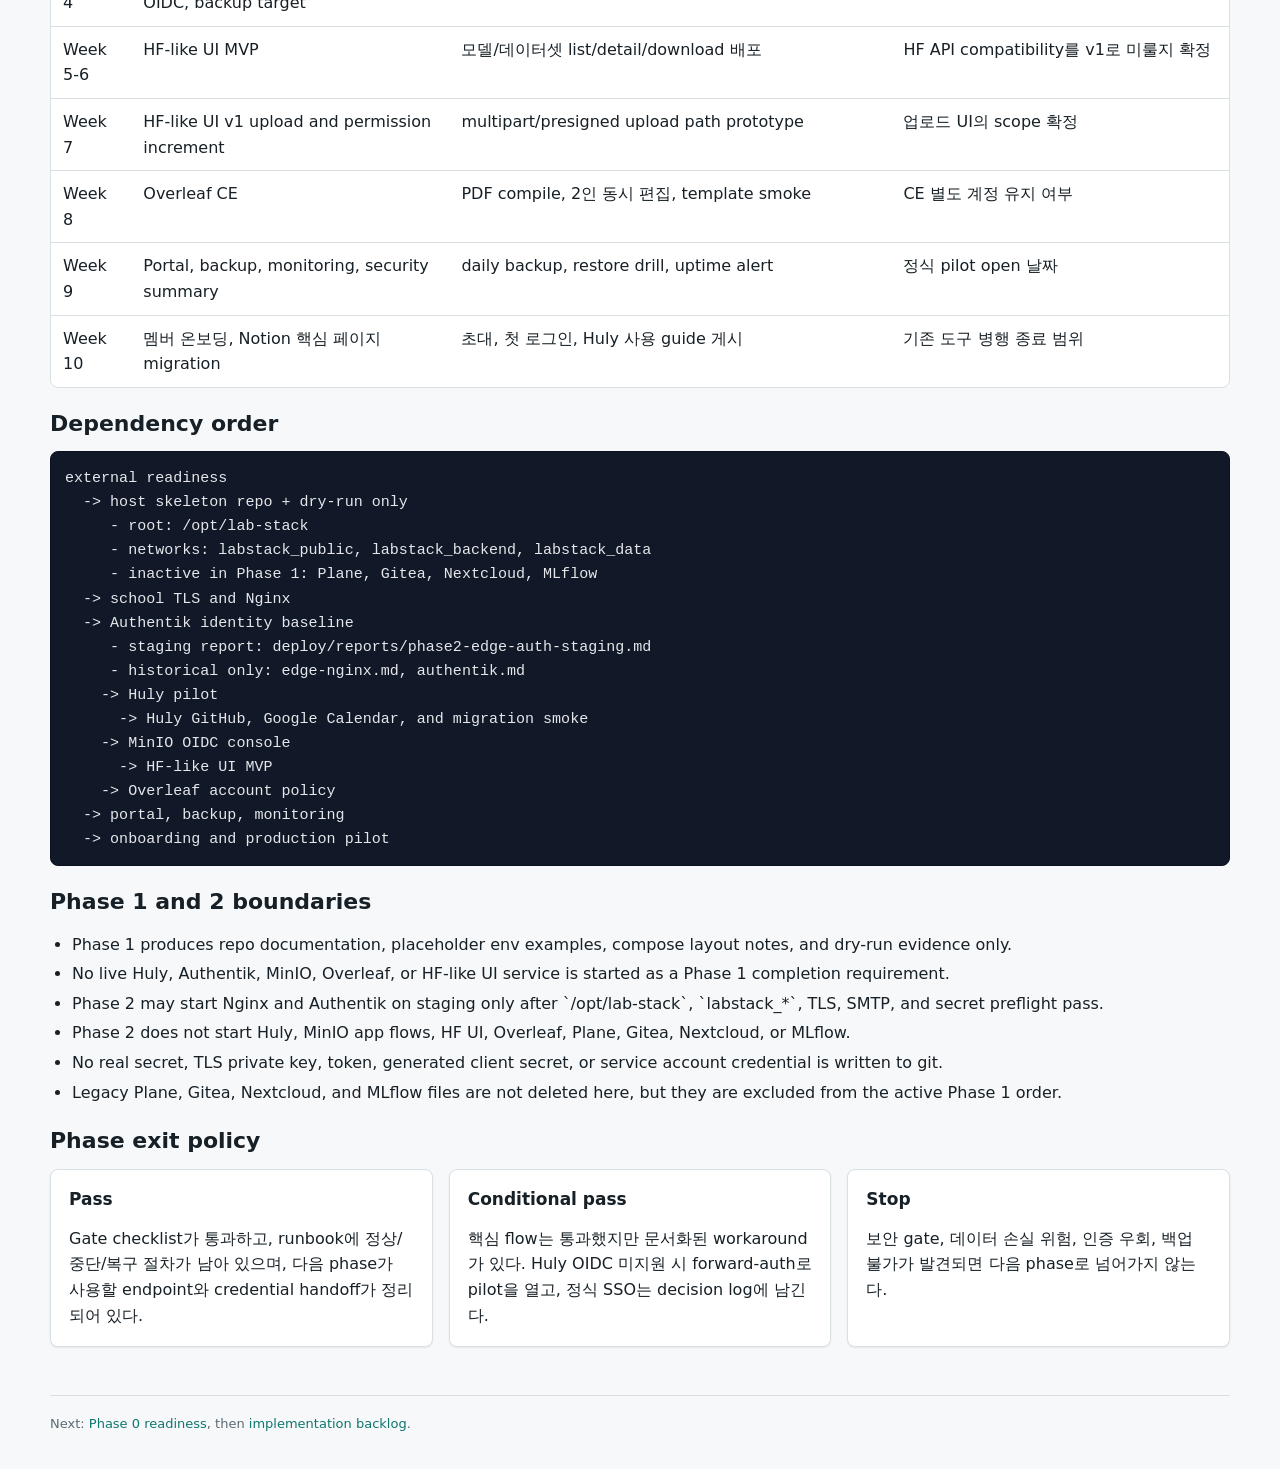
<file: docs/huly-workspace-mvp/layers/roadmap.html>
<!doctype html>
<html lang="ko">
  <head>
    <meta charset="utf-8">
    <meta name="viewport" content="width=device-width, initial-scale=1">
    <title>Roadmap - Huly Workspace MVP</title>
    <link rel="stylesheet" href="../assets/site.css">
  </head>
  <body>
    <div class="site">
      <header class="topbar">
        <div class="topbar-inner">
          <div class="brand">
            <strong>3. 단계별 로드맵</strong>
            <span>gates, outputs, dependency order</span>
          </div>
          <nav class="topnav" aria-label="Primary navigation">
            <a href="../index.html">Home</a>
            <a href="architecture.html">Architecture</a>
            <a href="../reference/phase0-readiness.html">Phase 0</a>
            <a href="../reference/backlog.html">Backlog</a>
            <a href="../reference/validation.html">Validation</a>
          </nav>
        </div>
      </header>

      <main class="page">
        <div class="breadcrumbs">
          <a href="../index.html">Home</a>
          <span>/</span>
          <span>Roadmap</span>
        </div>

        <section class="hero">
          <h1>10주 pilot을 기준으로 하되, Huly 검증을 앞당긴다</h1>
          <p>
            원래 임시 계획은 인프라부터 순차 진행하는 형태였다. 이번에는 Huly가
            실제 요구를 만족하는지 빨리 판단하기 위해 Edge/Auth 직후 Huly pilot을 먼저
            통과시키고, 그 뒤 storage, HF-like UI, Overleaf, 운영 자동화를 붙인다.
          </p>
        </section>

        <section class="section">
          <h2>Phase overview</h2>
          <div class="table-wrap">
            <table>
              <thead>
                <tr>
                  <th>Phase</th>
                  <th>목표</th>
                  <th>주요 산출물</th>
                  <th>Gate</th>
                </tr>
              </thead>
              <tbody>
                <tr>
                  <td>0. External readiness</td>
                  <td>학교 도메인, SSL, 방화벽, SMTP, 디스크 준비</td>
                  <td><a href="../reference/phase0-readiness.html">준비 체크리스트</a>와 <a href="../reference/phase0-templates.html">신청/검증 템플릿</a></td>
                  <td>Phase 0 exit report에서 blocker가 없음</td>
                </tr>
                <tr>
                  <td>1. Host skeleton</td>
                  <td>새 runtime root와 Docker/network/env skeleton을 repo + dry-run으로만 확정</td>
                  <td>`/opt/lab-stack`, `labstack_public`, `labstack_backend`, `labstack_data`, compose/env examples, secret policy</td>
                  <td>dry-run evidence, root path 확인, no secret in git</td>
                </tr>
                <tr>
                  <td>2. Edge/Auth</td>
                  <td>staging-first로 Nginx TLS와 Authentik 기준선 완성</td>
                  <td><a href="../../../deploy/runbooks/phase2-edge-auth.md">Phase 2 runbook</a>, <a href="../../../deploy/reports/phase2-edge-auth-staging.md">staging report</a>, groups, 2FA, invitation flow</td>
                  <td>HTTPS auth host, 2FA, invitation-only 가입, email notification, OIDC clients 검증</td>
                </tr>
                <tr>
                  <td>3. Huly pilot</td>
                  <td>Notion 대체 가능성을 빠르게 판단</td>
                  <td>Huly compose/env/Nginx, workspace seed, GitHub App, Google Calendar, migration sample, pilot report</td>
                  <td>OIDC login, no direct host ports, Gantt, GitHub sync, document import, chat/task/calendar smoke</td>
                </tr>
                <tr>
                  <td>4. MinIO storage</td>
                  <td>모델/데이터셋 저장소와 권한 정책 확정</td>
                  <td>MinIO compose, buckets, policies, S3 endpoint, backup target</td>
                  <td>`mc`, boto3, OIDC console, bucket policy 검증</td>
                </tr>
                <tr>
                  <td>5. HF-like UI MVP</td>
                  <td>연구실 모델/데이터셋 catalog 제공</td>
                  <td>Next.js frontend, FastAPI backend, metadata DB, download flow</td>
                  <td>login-list-detail-download flow</td>
                </tr>
                <tr>
                  <td>6. Overleaf CE</td>
                  <td>논문 협업 환경 구성</td>
                  <td>Overleaf Toolkit, templates, admin/member accounts</td>
                  <td>2명 동시 편집, PDF compile, template compile</td>
                </tr>
                <tr>
                  <td>7. Portal, backup, monitoring</td>
                  <td>운영 가능한 pilot으로 마감</td>
                  <td>portal, backup scripts, Uptime Kuma, security summary, restore drill</td>
                  <td>backup/restore/alarm/onboarding gate</td>
                </tr>
              </tbody>
            </table>
          </div>
        </section>

        <section class="section">
          <h2>Calendar target</h2>
          <div class="table-wrap">
            <table>
              <thead>
                <tr>
                  <th>주차</th>
                  <th>집중 작업</th>
                  <th>완료 기준</th>
                  <th>주요 의사결정</th>
                </tr>
              </thead>
              <tbody>
                <tr>
                  <td>Week 0</td>
                  <td>학교 신청, 서버 접근, HDD/backup disk 확인</td>
                  <td><a href="../reference/phase0-readiness.html">Phase 0 readiness</a>가 pass 또는 documented pending</td>
                  <td>실제 도메인 확정</td>
                </tr>
                <tr>
                  <td>Week 1</td>
                  <td>Phase 1 Host Skeleton repo 정리와 dry-run</td>
                  <td>`/opt/lab-stack` layout와 `labstack_public/backend/data` 네트워크 dry-run evidence</td>
                  <td>Plane/Gitea/Nextcloud/MLflow를 active order에서 제외</td>
                </tr>
                <tr>
                  <td>Week 1-2</td>
                  <td>Phase 2 Edge/Auth staging run</td>
                  <td>auth host HTTPS + admin 2FA + SMTP test + invitation-only enrollment</td>
                  <td>Huly OIDC 또는 forward-auth fallback 채택 기준</td>
                </tr>
                <tr>
                  <td>Week 2</td>
                  <td>Huly install, workspace seed, OIDC/forward-auth, GitHub App</td>
                  <td>연구실 sample workspace가 실사용 가능</td>
                  <td>Huly가 Plane/Nextcloud 없이 충분한지 판단 1차</td>
                </tr>
                <tr>
                  <td>Week 3</td>
                  <td>Huly Gantt/GitHub/import pilot, Notion export sample</td>
                  <td>Gantt와 GitHub sync 결과 문서화</td>
                  <td>Plane 보완 필요 여부</td>
                </tr>
                <tr>
                  <td>Week 4</td>
                  <td>MinIO buckets, policies, console OIDC, backup target</td>
                  <td>모델/데이터셋 upload/download smoke</td>
                  <td>bucket naming and retention policy</td>
                </tr>
                <tr>
                  <td>Week 5-6</td>
                  <td>HF-like UI MVP</td>
                  <td>모델/데이터셋 list/detail/download 배포</td>
                  <td>HF API compatibility를 v1로 미룰지 확정</td>
                </tr>
                <tr>
                  <td>Week 7</td>
                  <td>HF-like UI v1 upload and permission increment</td>
                  <td>multipart/presigned upload path prototype</td>
                  <td>업로드 UI의 scope 확정</td>
                </tr>
                <tr>
                  <td>Week 8</td>
                  <td>Overleaf CE</td>
                  <td>PDF compile, 2인 동시 편집, template smoke</td>
                  <td>CE 별도 계정 유지 여부</td>
                </tr>
                <tr>
                  <td>Week 9</td>
                  <td>Portal, backup, monitoring, security summary</td>
                  <td>daily backup, restore drill, uptime alert</td>
                  <td>정식 pilot open 날짜</td>
                </tr>
                <tr>
                  <td>Week 10</td>
                  <td>멤버 온보딩, Notion 핵심 페이지 migration</td>
                  <td>초대, 첫 로그인, Huly 사용 guide 게시</td>
                  <td>기존 도구 병행 종료 범위</td>
                </tr>
              </tbody>
            </table>
          </div>
        </section>

        <section class="section">
          <h2>Dependency order</h2>
          <pre><code>external readiness
  -> host skeleton repo + dry-run only
     - root: /opt/lab-stack
     - networks: labstack_public, labstack_backend, labstack_data
     - inactive in Phase 1: Plane, Gitea, Nextcloud, MLflow
  -> school TLS and Nginx
  -> Authentik identity baseline
     - staging report: deploy/reports/phase2-edge-auth-staging.md
     - historical only: edge-nginx.md, authentik.md
    -> Huly pilot
      -> Huly GitHub, Google Calendar, and migration smoke
    -> MinIO OIDC console
      -> HF-like UI MVP
    -> Overleaf account policy
  -> portal, backup, monitoring
  -> onboarding and production pilot</code></pre>
        </section>

        <section class="section">
          <h2>Phase 1 and 2 boundaries</h2>
          <ul>
            <li>Phase 1 produces repo documentation, placeholder env examples, compose layout notes, and dry-run evidence only.</li>
            <li>No live Huly, Authentik, MinIO, Overleaf, or HF-like UI service is started as a Phase 1 completion requirement.</li>
            <li>Phase 2 may start Nginx and Authentik on staging only after `/opt/lab-stack`, `labstack_*`, TLS, SMTP, and secret preflight pass.</li>
            <li>Phase 2 does not start Huly, MinIO app flows, HF UI, Overleaf, Plane, Gitea, Nextcloud, or MLflow.</li>
            <li>No real secret, TLS private key, token, generated client secret, or service account credential is written to git.</li>
            <li>Legacy Plane, Gitea, Nextcloud, and MLflow files are not deleted here, but they are excluded from the active Phase 1 order.</li>
          </ul>
        </section>

        <section class="section">
          <h2>Phase exit policy</h2>
          <div class="grid three">
            <article class="panel">
              <h3>Pass</h3>
              <p>
                Gate checklist가 통과하고, runbook에 정상/중단/복구 절차가 남아 있으며,
                다음 phase가 사용할 endpoint와 credential handoff가 정리되어 있다.
              </p>
            </article>
            <article class="panel">
              <h3>Conditional pass</h3>
              <p>
                핵심 flow는 통과했지만 문서화된 workaround가 있다. Huly OIDC 미지원 시
                forward-auth로 pilot을 열고, 정식 SSO는 decision log에 남긴다.
              </p>
            </article>
            <article class="panel">
              <h3>Stop</h3>
              <p>
                보안 gate, 데이터 손실 위험, 인증 우회, 백업 불가가 발견되면 다음 phase로
                넘어가지 않는다.
              </p>
            </article>
          </div>
        </section>
      </main>

      <footer class="footer">
        Next: <a href="../reference/phase0-readiness.html">Phase 0 readiness</a>,
        then <a href="../reference/backlog.html">implementation backlog</a>.
      </footer>
    </div>
  </body>
</html>
</file>
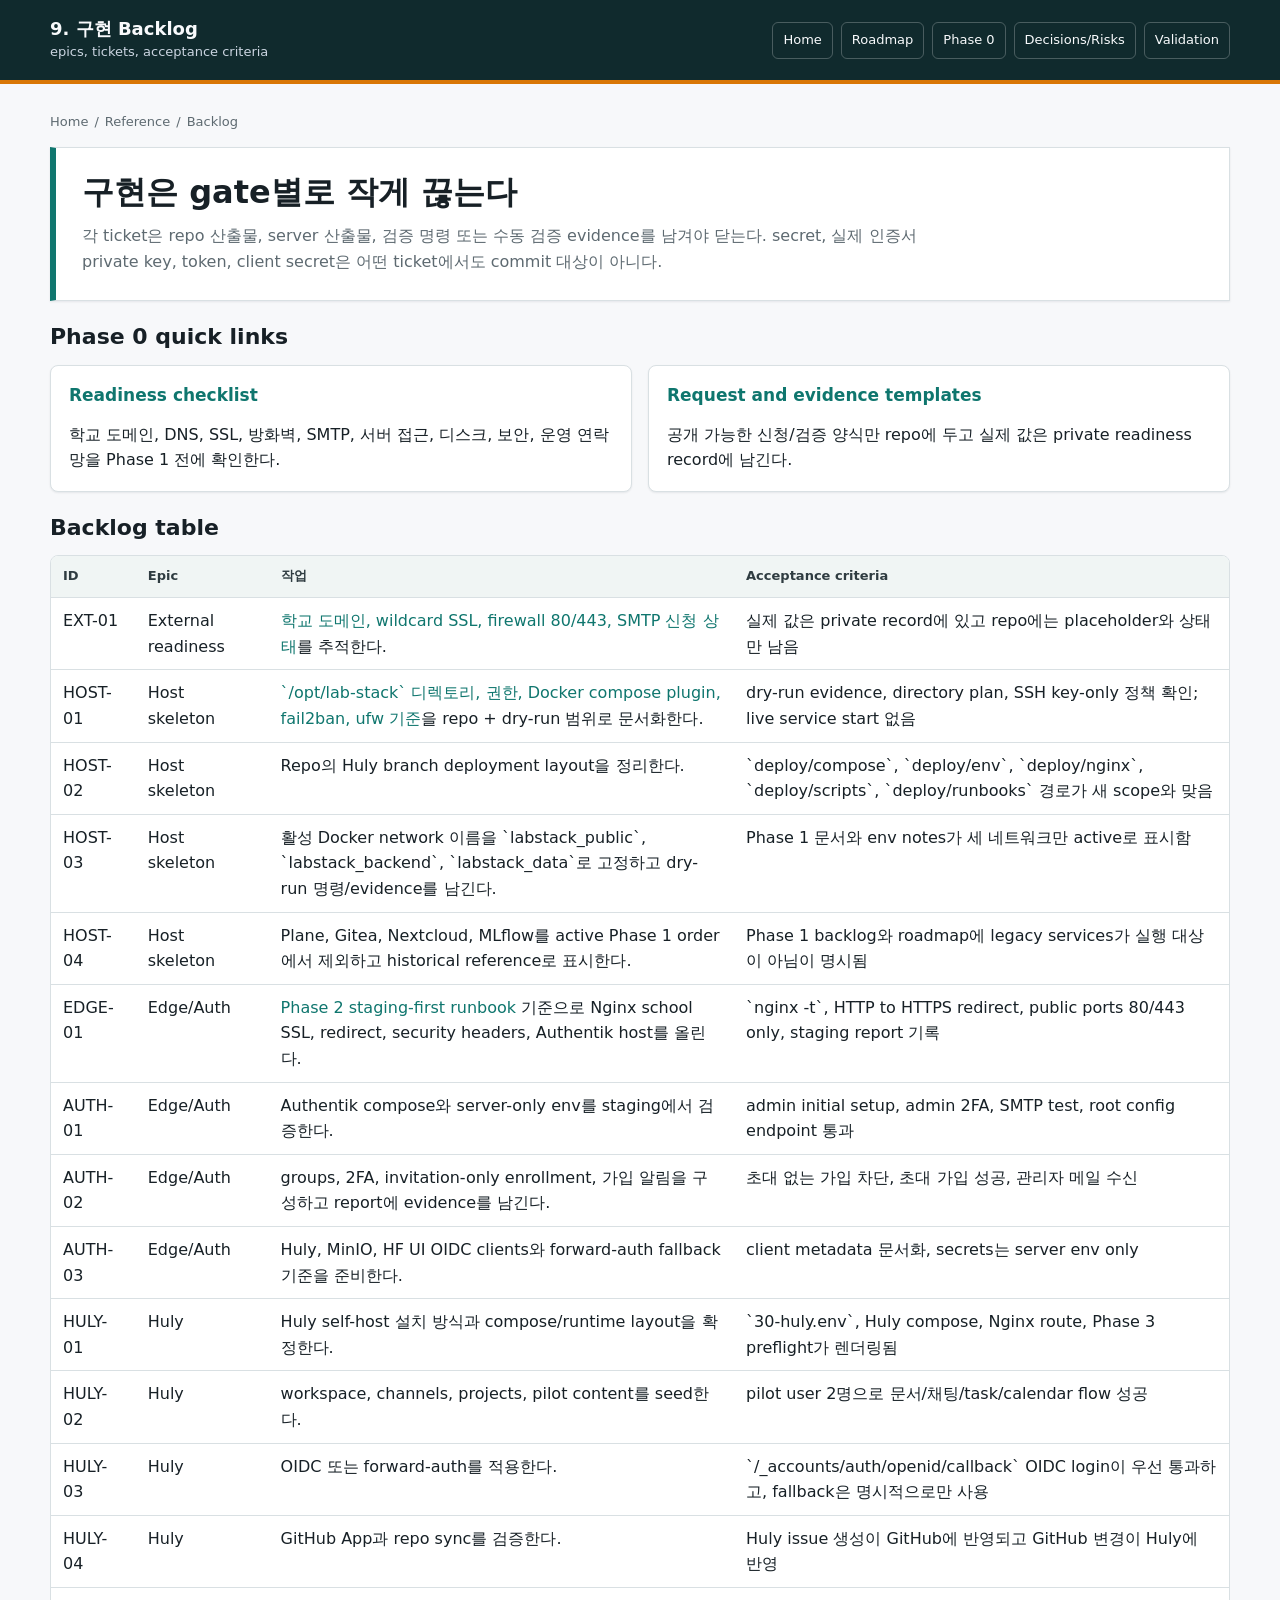
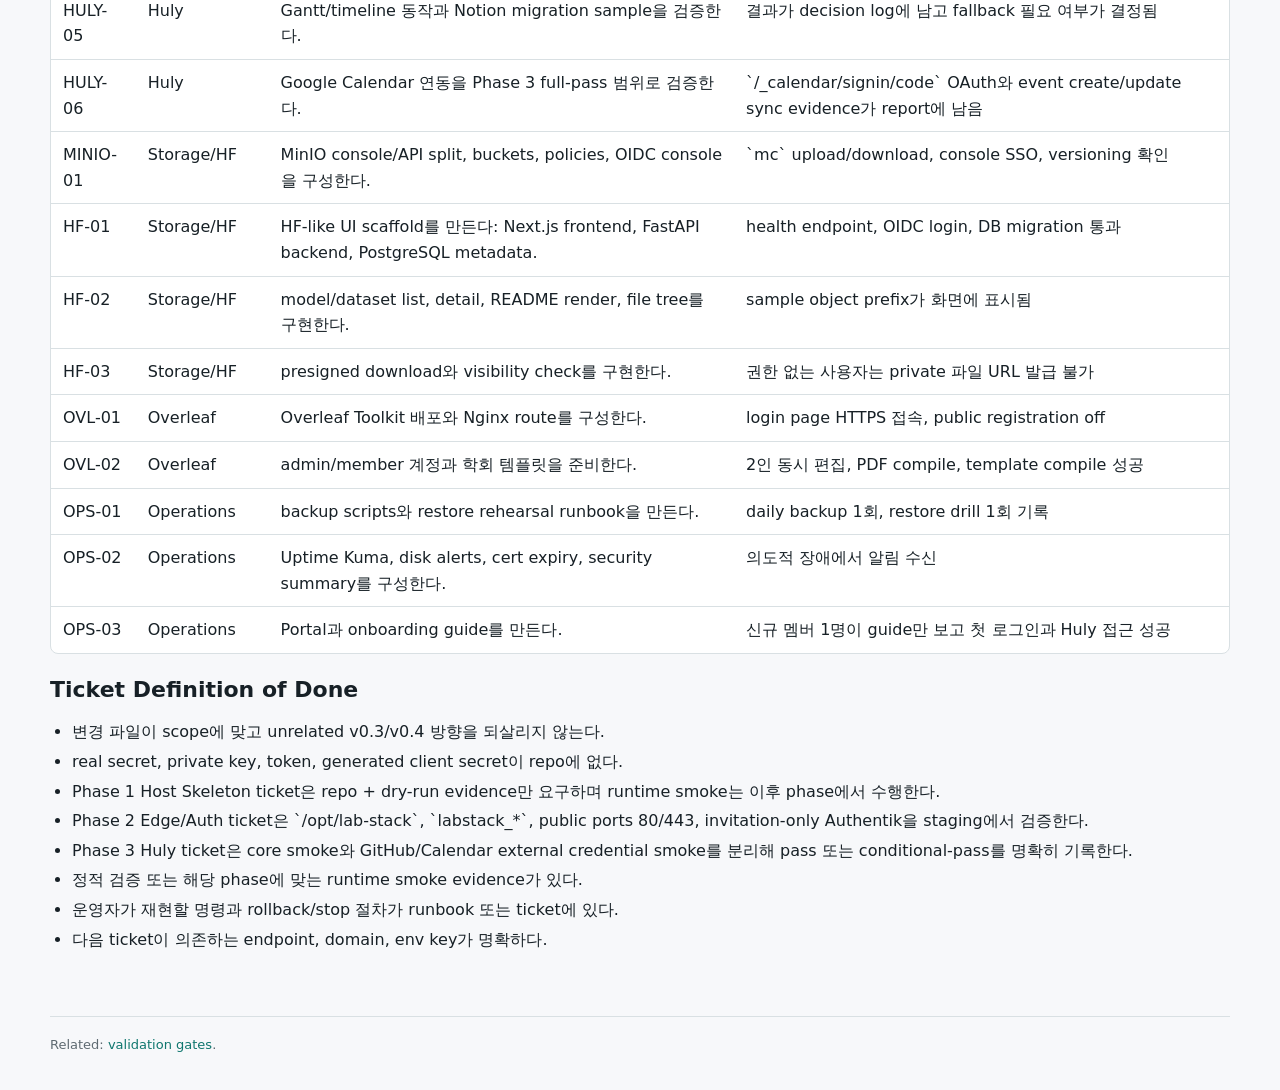
<file: docs/huly-workspace-mvp/reference/backlog.html>
<!doctype html>
<html lang="ko">
  <head>
    <meta charset="utf-8">
    <meta name="viewport" content="width=device-width, initial-scale=1">
    <title>Backlog - Huly Workspace MVP</title>
    <link rel="stylesheet" href="../assets/site.css">
  </head>
  <body>
    <div class="site">
      <header class="topbar">
        <div class="topbar-inner">
          <div class="brand">
            <strong>9. 구현 Backlog</strong>
            <span>epics, tickets, acceptance criteria</span>
          </div>
          <nav class="topnav" aria-label="Primary navigation">
            <a href="../index.html">Home</a>
            <a href="../layers/roadmap.html">Roadmap</a>
            <a href="phase0-readiness.html">Phase 0</a>
            <a href="decisions-risks.html">Decisions/Risks</a>
            <a href="validation.html">Validation</a>
          </nav>
        </div>
      </header>

      <main class="page">
        <div class="breadcrumbs">
          <a href="../index.html">Home</a>
          <span>/</span>
          <span>Reference</span>
          <span>/</span>
          <span>Backlog</span>
        </div>

        <section class="hero">
          <h1>구현은 gate별로 작게 끊는다</h1>
          <p>
            각 ticket은 repo 산출물, server 산출물, 검증 명령 또는 수동 검증 evidence를
            남겨야 닫는다. secret, 실제 인증서 private key, token, client secret은
            어떤 ticket에서도 commit 대상이 아니다.
          </p>
        </section>

        <section class="section">
          <h2>Phase 0 quick links</h2>
          <div class="grid two">
            <article class="panel">
              <h3><a href="phase0-readiness.html">Readiness checklist</a></h3>
              <p>
                학교 도메인, DNS, SSL, 방화벽, SMTP, 서버 접근, 디스크, 보안,
                운영 연락망을 Phase 1 전에 확인한다.
              </p>
            </article>
            <article class="panel">
              <h3><a href="phase0-templates.html">Request and evidence templates</a></h3>
              <p>
                공개 가능한 신청/검증 양식만 repo에 두고 실제 값은 private readiness record에 남긴다.
              </p>
            </article>
          </div>
        </section>

        <section class="section">
          <h2>Backlog table</h2>
          <div class="table-wrap">
            <table>
              <thead>
                <tr>
                  <th>ID</th>
                  <th>Epic</th>
                  <th>작업</th>
                  <th>Acceptance criteria</th>
                </tr>
              </thead>
              <tbody>
                <tr>
                  <td>EXT-01</td>
                  <td>External readiness</td>
                  <td><a href="phase0-readiness.html#external-readiness">학교 도메인, wildcard SSL, firewall 80/443, SMTP 신청 상태</a>를 추적한다.</td>
                  <td>실제 값은 private record에 있고 repo에는 placeholder와 상태만 남음</td>
                </tr>
                <tr>
                  <td>HOST-01</td>
                  <td>Host skeleton</td>
                  <td><a href="phase0-readiness.html#server-readiness">`/opt/lab-stack` 디렉토리, 권한, Docker compose plugin, fail2ban, ufw 기준</a>을 repo + dry-run 범위로 문서화한다.</td>
                  <td>dry-run evidence, directory plan, SSH key-only 정책 확인; live service start 없음</td>
                </tr>
                <tr>
                  <td>HOST-02</td>
                  <td>Host skeleton</td>
                  <td>Repo의 Huly branch deployment layout을 정리한다.</td>
                  <td>`deploy/compose`, `deploy/env`, `deploy/nginx`, `deploy/scripts`, `deploy/runbooks` 경로가 새 scope와 맞음</td>
                </tr>
                <tr>
                  <td>HOST-03</td>
                  <td>Host skeleton</td>
                  <td>활성 Docker network 이름을 `labstack_public`, `labstack_backend`, `labstack_data`로 고정하고 dry-run 명령/evidence를 남긴다.</td>
                  <td>Phase 1 문서와 env notes가 세 네트워크만 active로 표시함</td>
                </tr>
                <tr>
                  <td>HOST-04</td>
                  <td>Host skeleton</td>
                  <td>Plane, Gitea, Nextcloud, MLflow를 active Phase 1 order에서 제외하고 historical reference로 표시한다.</td>
                  <td>Phase 1 backlog와 roadmap에 legacy services가 실행 대상이 아님이 명시됨</td>
                </tr>
                <tr>
                  <td>EDGE-01</td>
                  <td>Edge/Auth</td>
                  <td><a href="../../../deploy/runbooks/phase2-edge-auth.md">Phase 2 staging-first runbook</a> 기준으로 Nginx school SSL, redirect, security headers, Authentik host를 올린다.</td>
                  <td>`nginx -t`, HTTP to HTTPS redirect, public ports 80/443 only, staging report 기록</td>
                </tr>
                <tr>
                  <td>AUTH-01</td>
                  <td>Edge/Auth</td>
                  <td>Authentik compose와 server-only env를 staging에서 검증한다.</td>
                  <td>admin initial setup, admin 2FA, SMTP test, root config endpoint 통과</td>
                </tr>
                <tr>
                  <td>AUTH-02</td>
                  <td>Edge/Auth</td>
                  <td>groups, 2FA, invitation-only enrollment, 가입 알림을 구성하고 report에 evidence를 남긴다.</td>
                  <td>초대 없는 가입 차단, 초대 가입 성공, 관리자 메일 수신</td>
                </tr>
                <tr>
                  <td>AUTH-03</td>
                  <td>Edge/Auth</td>
                  <td>Huly, MinIO, HF UI OIDC clients와 forward-auth fallback 기준을 준비한다.</td>
                  <td>client metadata 문서화, secrets는 server env only</td>
                </tr>
                <tr>
                  <td>HULY-01</td>
                  <td>Huly</td>
                  <td>Huly self-host 설치 방식과 compose/runtime layout을 확정한다.</td>
                  <td>`30-huly.env`, Huly compose, Nginx route, Phase 3 preflight가 렌더링됨</td>
                </tr>
                <tr>
                  <td>HULY-02</td>
                  <td>Huly</td>
                  <td>workspace, channels, projects, pilot content를 seed한다.</td>
                  <td>pilot user 2명으로 문서/채팅/task/calendar flow 성공</td>
                </tr>
                <tr>
                  <td>HULY-03</td>
                  <td>Huly</td>
                  <td>OIDC 또는 forward-auth를 적용한다.</td>
                  <td>`/_accounts/auth/openid/callback` OIDC login이 우선 통과하고, fallback은 명시적으로만 사용</td>
                </tr>
                <tr>
                  <td>HULY-04</td>
                  <td>Huly</td>
                  <td>GitHub App과 repo sync를 검증한다.</td>
                  <td>Huly issue 생성이 GitHub에 반영되고 GitHub 변경이 Huly에 반영</td>
                </tr>
                <tr>
                  <td>HULY-05</td>
                  <td>Huly</td>
                  <td>Gantt/timeline 동작과 Notion migration sample을 검증한다.</td>
                  <td>결과가 decision log에 남고 fallback 필요 여부가 결정됨</td>
                </tr>
                <tr>
                  <td>HULY-06</td>
                  <td>Huly</td>
                  <td>Google Calendar 연동을 Phase 3 full-pass 범위로 검증한다.</td>
                  <td>`/_calendar/signin/code` OAuth와 event create/update sync evidence가 report에 남음</td>
                </tr>
                <tr>
                  <td>MINIO-01</td>
                  <td>Storage/HF</td>
                  <td>MinIO console/API split, buckets, policies, OIDC console을 구성한다.</td>
                  <td>`mc` upload/download, console SSO, versioning 확인</td>
                </tr>
                <tr>
                  <td>HF-01</td>
                  <td>Storage/HF</td>
                  <td>HF-like UI scaffold를 만든다: Next.js frontend, FastAPI backend, PostgreSQL metadata.</td>
                  <td>health endpoint, OIDC login, DB migration 통과</td>
                </tr>
                <tr>
                  <td>HF-02</td>
                  <td>Storage/HF</td>
                  <td>model/dataset list, detail, README render, file tree를 구현한다.</td>
                  <td>sample object prefix가 화면에 표시됨</td>
                </tr>
                <tr>
                  <td>HF-03</td>
                  <td>Storage/HF</td>
                  <td>presigned download와 visibility check를 구현한다.</td>
                  <td>권한 없는 사용자는 private 파일 URL 발급 불가</td>
                </tr>
                <tr>
                  <td>OVL-01</td>
                  <td>Overleaf</td>
                  <td>Overleaf Toolkit 배포와 Nginx route를 구성한다.</td>
                  <td>login page HTTPS 접속, public registration off</td>
                </tr>
                <tr>
                  <td>OVL-02</td>
                  <td>Overleaf</td>
                  <td>admin/member 계정과 학회 템플릿을 준비한다.</td>
                  <td>2인 동시 편집, PDF compile, template compile 성공</td>
                </tr>
                <tr>
                  <td>OPS-01</td>
                  <td>Operations</td>
                  <td>backup scripts와 restore rehearsal runbook을 만든다.</td>
                  <td>daily backup 1회, restore drill 1회 기록</td>
                </tr>
                <tr>
                  <td>OPS-02</td>
                  <td>Operations</td>
                  <td>Uptime Kuma, disk alerts, cert expiry, security summary를 구성한다.</td>
                  <td>의도적 장애에서 알림 수신</td>
                </tr>
                <tr>
                  <td>OPS-03</td>
                  <td>Operations</td>
                  <td>Portal과 onboarding guide를 만든다.</td>
                  <td>신규 멤버 1명이 guide만 보고 첫 로그인과 Huly 접근 성공</td>
                </tr>
              </tbody>
            </table>
          </div>
        </section>

        <section class="section">
          <h2>Ticket Definition of Done</h2>
          <ul>
            <li>변경 파일이 scope에 맞고 unrelated v0.3/v0.4 방향을 되살리지 않는다.</li>
            <li>real secret, private key, token, generated client secret이 repo에 없다.</li>
            <li>Phase 1 Host Skeleton ticket은 repo + dry-run evidence만 요구하며 runtime smoke는 이후 phase에서 수행한다.</li>
            <li>Phase 2 Edge/Auth ticket은 `/opt/lab-stack`, `labstack_*`, public ports 80/443, invitation-only Authentik을 staging에서 검증한다.</li>
            <li>Phase 3 Huly ticket은 core smoke와 GitHub/Calendar external credential smoke를 분리해 pass 또는 conditional-pass를 명확히 기록한다.</li>
            <li>정적 검증 또는 해당 phase에 맞는 runtime smoke evidence가 있다.</li>
            <li>운영자가 재현할 명령과 rollback/stop 절차가 runbook 또는 ticket에 있다.</li>
            <li>다음 ticket이 의존하는 endpoint, domain, env key가 명확하다.</li>
          </ul>
        </section>
      </main>

      <footer class="footer">
        Related: <a href="validation.html">validation gates</a>.
      </footer>
    </div>
  </body>
</html>
</file>
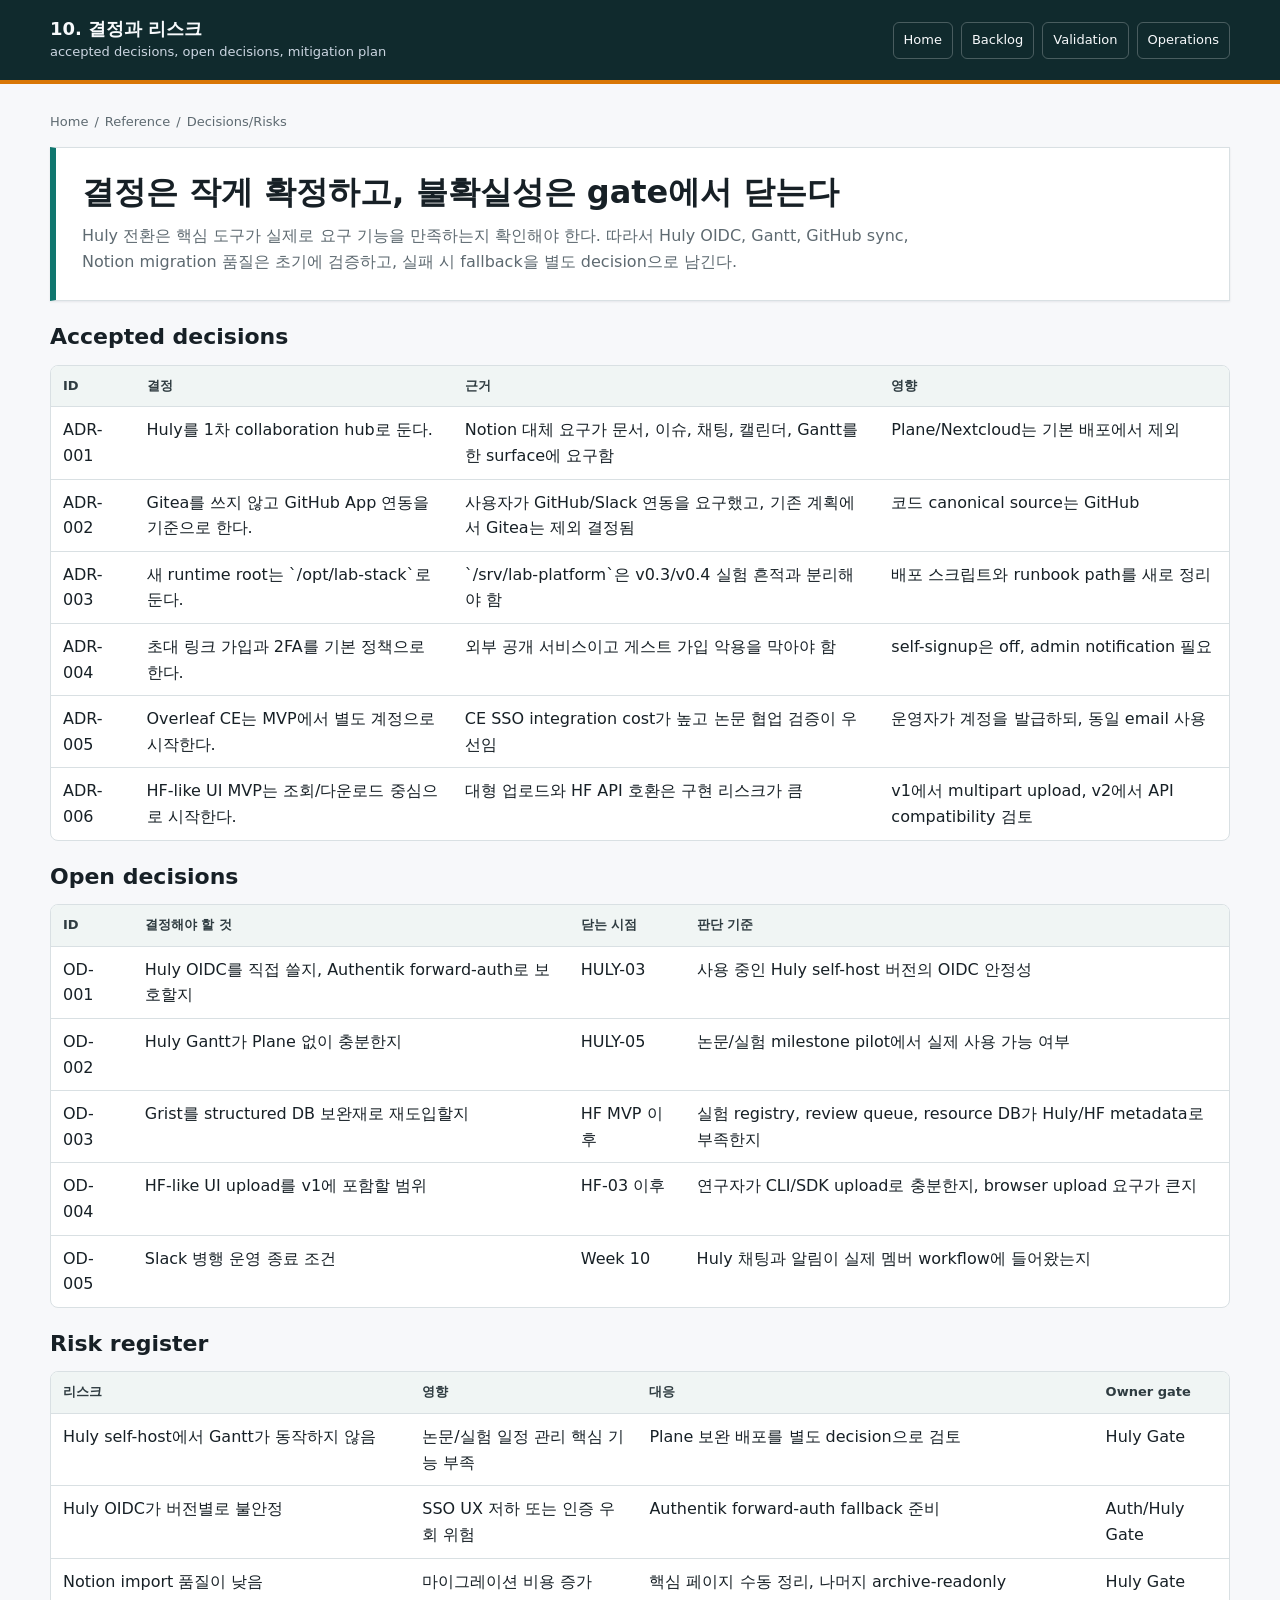
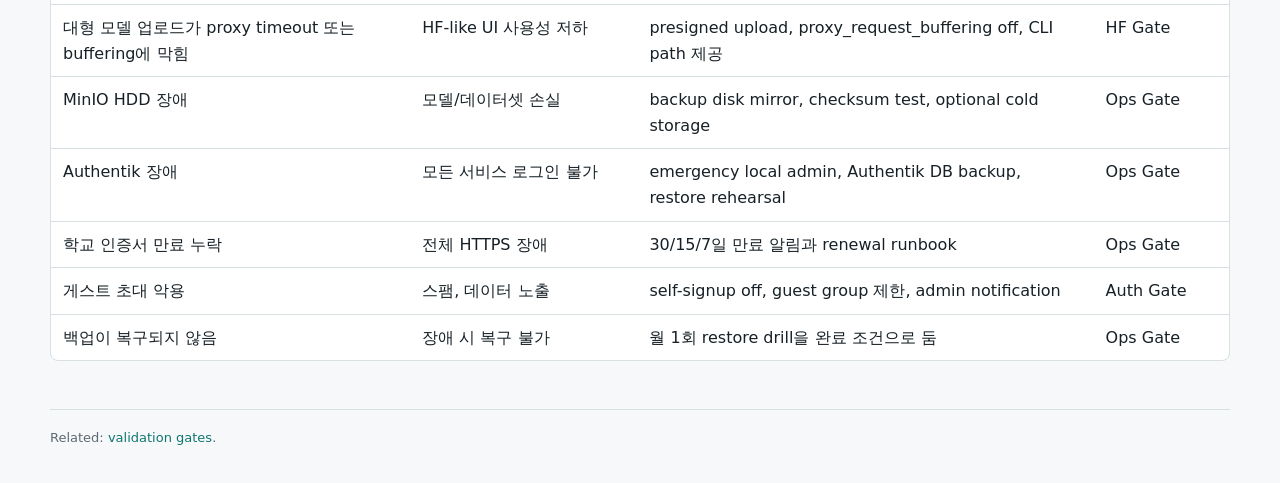
<file: docs/huly-workspace-mvp/reference/decisions-risks.html>
<!doctype html>
<html lang="ko">
  <head>
    <meta charset="utf-8">
    <meta name="viewport" content="width=device-width, initial-scale=1">
    <title>Decisions and Risks - Huly Workspace MVP</title>
    <link rel="stylesheet" href="../assets/site.css">
  </head>
  <body>
    <div class="site">
      <header class="topbar">
        <div class="topbar-inner">
          <div class="brand">
            <strong>10. 결정과 리스크</strong>
            <span>accepted decisions, open decisions, mitigation plan</span>
          </div>
          <nav class="topnav" aria-label="Primary navigation">
            <a href="../index.html">Home</a>
            <a href="backlog.html">Backlog</a>
            <a href="validation.html">Validation</a>
            <a href="../layers/operations.html">Operations</a>
          </nav>
        </div>
      </header>

      <main class="page">
        <div class="breadcrumbs">
          <a href="../index.html">Home</a>
          <span>/</span>
          <span>Reference</span>
          <span>/</span>
          <span>Decisions/Risks</span>
        </div>

        <section class="hero">
          <h1>결정은 작게 확정하고, 불확실성은 gate에서 닫는다</h1>
          <p>
            Huly 전환은 핵심 도구가 실제로 요구 기능을 만족하는지 확인해야 한다.
            따라서 Huly OIDC, Gantt, GitHub sync, Notion migration 품질은 초기에
            검증하고, 실패 시 fallback을 별도 decision으로 남긴다.
          </p>
        </section>

        <section class="section">
          <h2>Accepted decisions</h2>
          <div class="table-wrap">
            <table>
              <thead>
                <tr>
                  <th>ID</th>
                  <th>결정</th>
                  <th>근거</th>
                  <th>영향</th>
                </tr>
              </thead>
              <tbody>
                <tr>
                  <td>ADR-001</td>
                  <td>Huly를 1차 collaboration hub로 둔다.</td>
                  <td>Notion 대체 요구가 문서, 이슈, 채팅, 캘린더, Gantt를 한 surface에 요구함</td>
                  <td>Plane/Nextcloud는 기본 배포에서 제외</td>
                </tr>
                <tr>
                  <td>ADR-002</td>
                  <td>Gitea를 쓰지 않고 GitHub App 연동을 기준으로 한다.</td>
                  <td>사용자가 GitHub/Slack 연동을 요구했고, 기존 계획에서 Gitea는 제외 결정됨</td>
                  <td>코드 canonical source는 GitHub</td>
                </tr>
                <tr>
                  <td>ADR-003</td>
                  <td>새 runtime root는 `/opt/lab-stack`로 둔다.</td>
                  <td>`/srv/lab-platform`은 v0.3/v0.4 실험 흔적과 분리해야 함</td>
                  <td>배포 스크립트와 runbook path를 새로 정리</td>
                </tr>
                <tr>
                  <td>ADR-004</td>
                  <td>초대 링크 가입과 2FA를 기본 정책으로 한다.</td>
                  <td>외부 공개 서비스이고 게스트 가입 악용을 막아야 함</td>
                  <td>self-signup은 off, admin notification 필요</td>
                </tr>
                <tr>
                  <td>ADR-005</td>
                  <td>Overleaf CE는 MVP에서 별도 계정으로 시작한다.</td>
                  <td>CE SSO integration cost가 높고 논문 협업 검증이 우선임</td>
                  <td>운영자가 계정을 발급하되, 동일 email 사용</td>
                </tr>
                <tr>
                  <td>ADR-006</td>
                  <td>HF-like UI MVP는 조회/다운로드 중심으로 시작한다.</td>
                  <td>대형 업로드와 HF API 호환은 구현 리스크가 큼</td>
                  <td>v1에서 multipart upload, v2에서 API compatibility 검토</td>
                </tr>
              </tbody>
            </table>
          </div>
        </section>

        <section class="section">
          <h2>Open decisions</h2>
          <div class="table-wrap">
            <table>
              <thead>
                <tr>
                  <th>ID</th>
                  <th>결정해야 할 것</th>
                  <th>닫는 시점</th>
                  <th>판단 기준</th>
                </tr>
              </thead>
              <tbody>
                <tr>
                  <td>OD-001</td>
                  <td>Huly OIDC를 직접 쓸지, Authentik forward-auth로 보호할지</td>
                  <td>HULY-03</td>
                  <td>사용 중인 Huly self-host 버전의 OIDC 안정성</td>
                </tr>
                <tr>
                  <td>OD-002</td>
                  <td>Huly Gantt가 Plane 없이 충분한지</td>
                  <td>HULY-05</td>
                  <td>논문/실험 milestone pilot에서 실제 사용 가능 여부</td>
                </tr>
                <tr>
                  <td>OD-003</td>
                  <td>Grist를 structured DB 보완재로 재도입할지</td>
                  <td>HF MVP 이후</td>
                  <td>실험 registry, review queue, resource DB가 Huly/HF metadata로 부족한지</td>
                </tr>
                <tr>
                  <td>OD-004</td>
                  <td>HF-like UI upload를 v1에 포함할 범위</td>
                  <td>HF-03 이후</td>
                  <td>연구자가 CLI/SDK upload로 충분한지, browser upload 요구가 큰지</td>
                </tr>
                <tr>
                  <td>OD-005</td>
                  <td>Slack 병행 운영 종료 조건</td>
                  <td>Week 10</td>
                  <td>Huly 채팅과 알림이 실제 멤버 workflow에 들어왔는지</td>
                </tr>
              </tbody>
            </table>
          </div>
        </section>

        <section class="section">
          <h2>Risk register</h2>
          <div class="table-wrap">
            <table>
              <thead>
                <tr>
                  <th>리스크</th>
                  <th>영향</th>
                  <th>대응</th>
                  <th>Owner gate</th>
                </tr>
              </thead>
              <tbody>
                <tr>
                  <td>Huly self-host에서 Gantt가 동작하지 않음</td>
                  <td>논문/실험 일정 관리 핵심 기능 부족</td>
                  <td>Plane 보완 배포를 별도 decision으로 검토</td>
                  <td>Huly Gate</td>
                </tr>
                <tr>
                  <td>Huly OIDC가 버전별로 불안정</td>
                  <td>SSO UX 저하 또는 인증 우회 위험</td>
                  <td>Authentik forward-auth fallback 준비</td>
                  <td>Auth/Huly Gate</td>
                </tr>
                <tr>
                  <td>Notion import 품질이 낮음</td>
                  <td>마이그레이션 비용 증가</td>
                  <td>핵심 페이지 수동 정리, 나머지 archive-readonly</td>
                  <td>Huly Gate</td>
                </tr>
                <tr>
                  <td>대형 모델 업로드가 proxy timeout 또는 buffering에 막힘</td>
                  <td>HF-like UI 사용성 저하</td>
                  <td>presigned upload, proxy_request_buffering off, CLI path 제공</td>
                  <td>HF Gate</td>
                </tr>
                <tr>
                  <td>MinIO HDD 장애</td>
                  <td>모델/데이터셋 손실</td>
                  <td>backup disk mirror, checksum test, optional cold storage</td>
                  <td>Ops Gate</td>
                </tr>
                <tr>
                  <td>Authentik 장애</td>
                  <td>모든 서비스 로그인 불가</td>
                  <td>emergency local admin, Authentik DB backup, restore rehearsal</td>
                  <td>Ops Gate</td>
                </tr>
                <tr>
                  <td>학교 인증서 만료 누락</td>
                  <td>전체 HTTPS 장애</td>
                  <td>30/15/7일 만료 알림과 renewal runbook</td>
                  <td>Ops Gate</td>
                </tr>
                <tr>
                  <td>게스트 초대 악용</td>
                  <td>스팸, 데이터 노출</td>
                  <td>self-signup off, guest group 제한, admin notification</td>
                  <td>Auth Gate</td>
                </tr>
                <tr>
                  <td>백업이 복구되지 않음</td>
                  <td>장애 시 복구 불가</td>
                  <td>월 1회 restore drill을 완료 조건으로 둠</td>
                  <td>Ops Gate</td>
                </tr>
              </tbody>
            </table>
          </div>
        </section>
      </main>

      <footer class="footer">
        Related: <a href="validation.html">validation gates</a>.
      </footer>
    </div>
  </body>
</html>
</file>
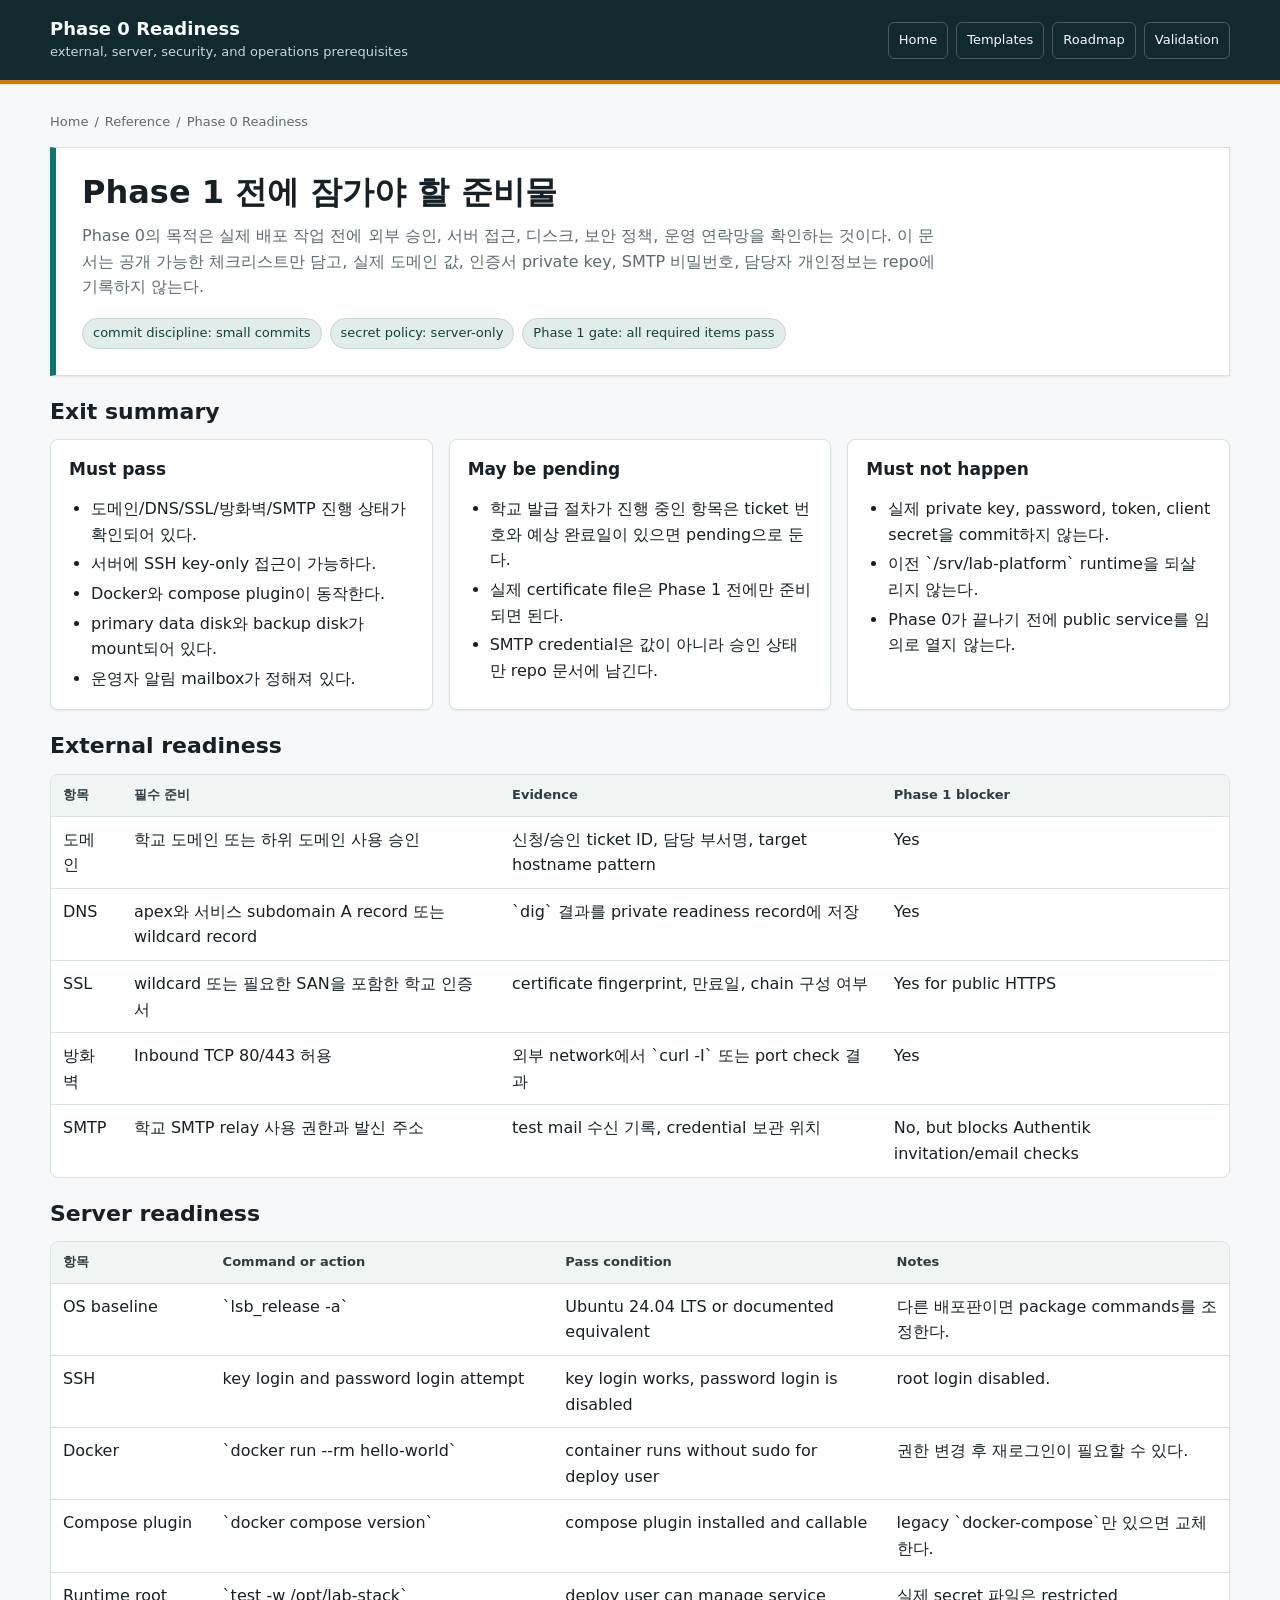
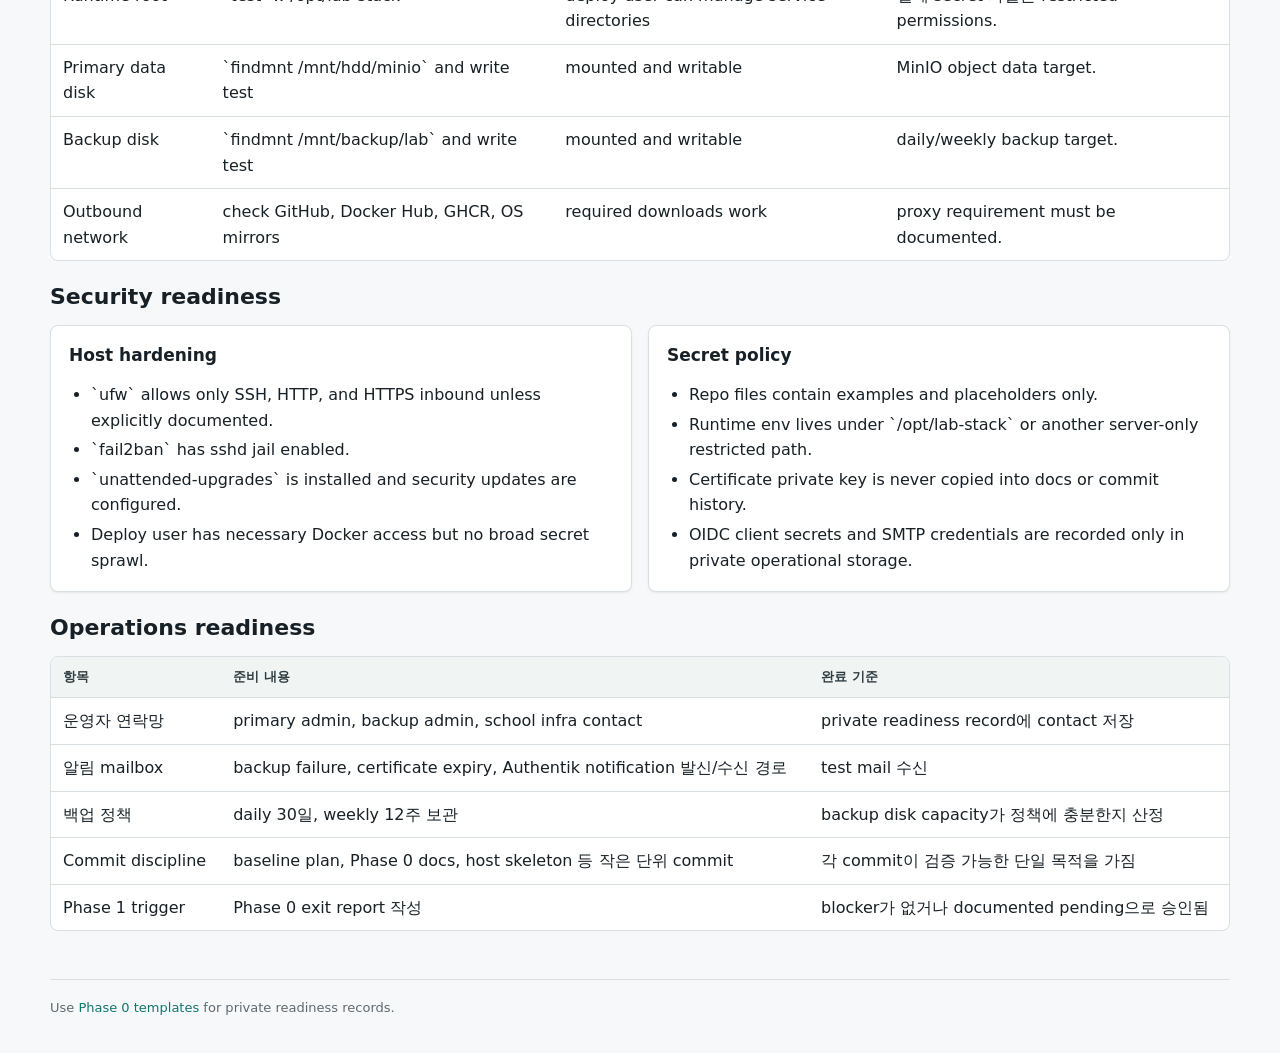
<file: docs/huly-workspace-mvp/reference/phase0-readiness.html>
<!doctype html>
<html lang="ko">
  <head>
    <meta charset="utf-8">
    <meta name="viewport" content="width=device-width, initial-scale=1">
    <title>Phase 0 Readiness - Huly Workspace MVP</title>
    <link rel="stylesheet" href="../assets/site.css">
  </head>
  <body>
    <div class="site">
      <header class="topbar">
        <div class="topbar-inner">
          <div class="brand">
            <strong>Phase 0 Readiness</strong>
            <span>external, server, security, and operations prerequisites</span>
          </div>
          <nav class="topnav" aria-label="Primary navigation">
            <a href="../index.html">Home</a>
            <a href="phase0-templates.html">Templates</a>
            <a href="../layers/roadmap.html">Roadmap</a>
            <a href="validation.html">Validation</a>
          </nav>
        </div>
      </header>

      <main class="page">
        <div class="breadcrumbs">
          <a href="../index.html">Home</a>
          <span>/</span>
          <span>Reference</span>
          <span>/</span>
          <span>Phase 0 Readiness</span>
        </div>

        <section class="hero">
          <h1>Phase 1 전에 잠가야 할 준비물</h1>
          <p>
            Phase 0의 목적은 실제 배포 작업 전에 외부 승인, 서버 접근, 디스크,
            보안 정책, 운영 연락망을 확인하는 것이다. 이 문서는 공개 가능한 체크리스트만
            담고, 실제 도메인 값, 인증서 private key, SMTP 비밀번호, 담당자 개인정보는
            repo에 기록하지 않는다.
          </p>
          <div class="meta">
            <span class="pill">commit discipline: small commits</span>
            <span class="pill">secret policy: server-only</span>
            <span class="pill">Phase 1 gate: all required items pass</span>
          </div>
        </section>

        <section class="section">
          <h2>Exit summary</h2>
          <div class="grid three">
            <article class="panel">
              <h3>Must pass</h3>
              <ul>
                <li>도메인/DNS/SSL/방화벽/SMTP 진행 상태가 확인되어 있다.</li>
                <li>서버에 SSH key-only 접근이 가능하다.</li>
                <li>Docker와 compose plugin이 동작한다.</li>
                <li>primary data disk와 backup disk가 mount되어 있다.</li>
                <li>운영자 알림 mailbox가 정해져 있다.</li>
              </ul>
            </article>
            <article class="panel">
              <h3>May be pending</h3>
              <ul>
                <li>학교 발급 절차가 진행 중인 항목은 ticket 번호와 예상 완료일이 있으면 pending으로 둔다.</li>
                <li>실제 certificate file은 Phase 1 전에만 준비되면 된다.</li>
                <li>SMTP credential은 값이 아니라 승인 상태만 repo 문서에 남긴다.</li>
              </ul>
            </article>
            <article class="panel">
              <h3>Must not happen</h3>
              <ul>
                <li>실제 private key, password, token, client secret을 commit하지 않는다.</li>
                <li>이전 `/srv/lab-platform` runtime을 되살리지 않는다.</li>
                <li>Phase 0가 끝나기 전에 public service를 임의로 열지 않는다.</li>
              </ul>
            </article>
          </div>
        </section>

        <section class="section" id="external-readiness">
          <h2>External readiness</h2>
          <div class="table-wrap">
            <table>
              <thead>
                <tr>
                  <th>항목</th>
                  <th>필수 준비</th>
                  <th>Evidence</th>
                  <th>Phase 1 blocker</th>
                </tr>
              </thead>
              <tbody>
                <tr>
                  <td>도메인</td>
                  <td>학교 도메인 또는 하위 도메인 사용 승인</td>
                  <td>신청/승인 ticket ID, 담당 부서명, target hostname pattern</td>
                  <td>Yes</td>
                </tr>
                <tr>
                  <td>DNS</td>
                  <td>apex와 서비스 subdomain A record 또는 wildcard record</td>
                  <td>`dig` 결과를 private readiness record에 저장</td>
                  <td>Yes</td>
                </tr>
                <tr>
                  <td>SSL</td>
                  <td>wildcard 또는 필요한 SAN을 포함한 학교 인증서</td>
                  <td>certificate fingerprint, 만료일, chain 구성 여부</td>
                  <td>Yes for public HTTPS</td>
                </tr>
                <tr>
                  <td>방화벽</td>
                  <td>Inbound TCP 80/443 허용</td>
                  <td>외부 network에서 `curl -I` 또는 port check 결과</td>
                  <td>Yes</td>
                </tr>
                <tr>
                  <td>SMTP</td>
                  <td>학교 SMTP relay 사용 권한과 발신 주소</td>
                  <td>test mail 수신 기록, credential 보관 위치</td>
                  <td>No, but blocks Authentik invitation/email checks</td>
                </tr>
              </tbody>
            </table>
          </div>
        </section>

        <section class="section" id="server-readiness">
          <h2>Server readiness</h2>
          <div class="table-wrap">
            <table>
              <thead>
                <tr>
                  <th>항목</th>
                  <th>Command or action</th>
                  <th>Pass condition</th>
                  <th>Notes</th>
                </tr>
              </thead>
              <tbody>
                <tr>
                  <td>OS baseline</td>
                  <td>`lsb_release -a`</td>
                  <td>Ubuntu 24.04 LTS or documented equivalent</td>
                  <td>다른 배포판이면 package commands를 조정한다.</td>
                </tr>
                <tr>
                  <td>SSH</td>
                  <td>key login and password login attempt</td>
                  <td>key login works, password login is disabled</td>
                  <td>root login disabled.</td>
                </tr>
                <tr>
                  <td>Docker</td>
                  <td>`docker run --rm hello-world`</td>
                  <td>container runs without sudo for deploy user</td>
                  <td>권한 변경 후 재로그인이 필요할 수 있다.</td>
                </tr>
                <tr>
                  <td>Compose plugin</td>
                  <td>`docker compose version`</td>
                  <td>compose plugin installed and callable</td>
                  <td>legacy `docker-compose`만 있으면 교체한다.</td>
                </tr>
                <tr>
                  <td>Runtime root</td>
                  <td>`test -w /opt/lab-stack`</td>
                  <td>deploy user can manage service directories</td>
                  <td>실제 secret 파일은 restricted permissions.</td>
                </tr>
                <tr>
                  <td>Primary data disk</td>
                  <td>`findmnt /mnt/hdd/minio` and write test</td>
                  <td>mounted and writable</td>
                  <td>MinIO object data target.</td>
                </tr>
                <tr>
                  <td>Backup disk</td>
                  <td>`findmnt /mnt/backup/lab` and write test</td>
                  <td>mounted and writable</td>
                  <td>daily/weekly backup target.</td>
                </tr>
                <tr>
                  <td>Outbound network</td>
                  <td>check GitHub, Docker Hub, GHCR, OS mirrors</td>
                  <td>required downloads work</td>
                  <td>proxy requirement must be documented.</td>
                </tr>
              </tbody>
            </table>
          </div>
        </section>

        <section class="section" id="security-readiness">
          <h2>Security readiness</h2>
          <div class="grid two">
            <article class="panel">
              <h3>Host hardening</h3>
              <ul>
                <li>`ufw` allows only SSH, HTTP, and HTTPS inbound unless explicitly documented.</li>
                <li>`fail2ban` has sshd jail enabled.</li>
                <li>`unattended-upgrades` is installed and security updates are configured.</li>
                <li>Deploy user has necessary Docker access but no broad secret sprawl.</li>
              </ul>
            </article>
            <article class="panel">
              <h3>Secret policy</h3>
              <ul>
                <li>Repo files contain examples and placeholders only.</li>
                <li>Runtime env lives under `/opt/lab-stack` or another server-only restricted path.</li>
                <li>Certificate private key is never copied into docs or commit history.</li>
                <li>OIDC client secrets and SMTP credentials are recorded only in private operational storage.</li>
              </ul>
            </article>
          </div>
        </section>

        <section class="section" id="operations-readiness">
          <h2>Operations readiness</h2>
          <div class="table-wrap">
            <table>
              <thead>
                <tr>
                  <th>항목</th>
                  <th>준비 내용</th>
                  <th>완료 기준</th>
                </tr>
              </thead>
              <tbody>
                <tr>
                  <td>운영자 연락망</td>
                  <td>primary admin, backup admin, school infra contact</td>
                  <td>private readiness record에 contact 저장</td>
                </tr>
                <tr>
                  <td>알림 mailbox</td>
                  <td>backup failure, certificate expiry, Authentik notification 발신/수신 경로</td>
                  <td>test mail 수신</td>
                </tr>
                <tr>
                  <td>백업 정책</td>
                  <td>daily 30일, weekly 12주 보관</td>
                  <td>backup disk capacity가 정책에 충분한지 산정</td>
                </tr>
                <tr>
                  <td>Commit discipline</td>
                  <td>baseline plan, Phase 0 docs, host skeleton 등 작은 단위 commit</td>
                  <td>각 commit이 검증 가능한 단일 목적을 가짐</td>
                </tr>
                <tr>
                  <td>Phase 1 trigger</td>
                  <td>Phase 0 exit report 작성</td>
                  <td>blocker가 없거나 documented pending으로 승인됨</td>
                </tr>
              </tbody>
            </table>
          </div>
        </section>
      </main>

      <footer class="footer">
        Use <a href="phase0-templates.html">Phase 0 templates</a> for private readiness records.
      </footer>
    </div>
  </body>
</html>
</file>
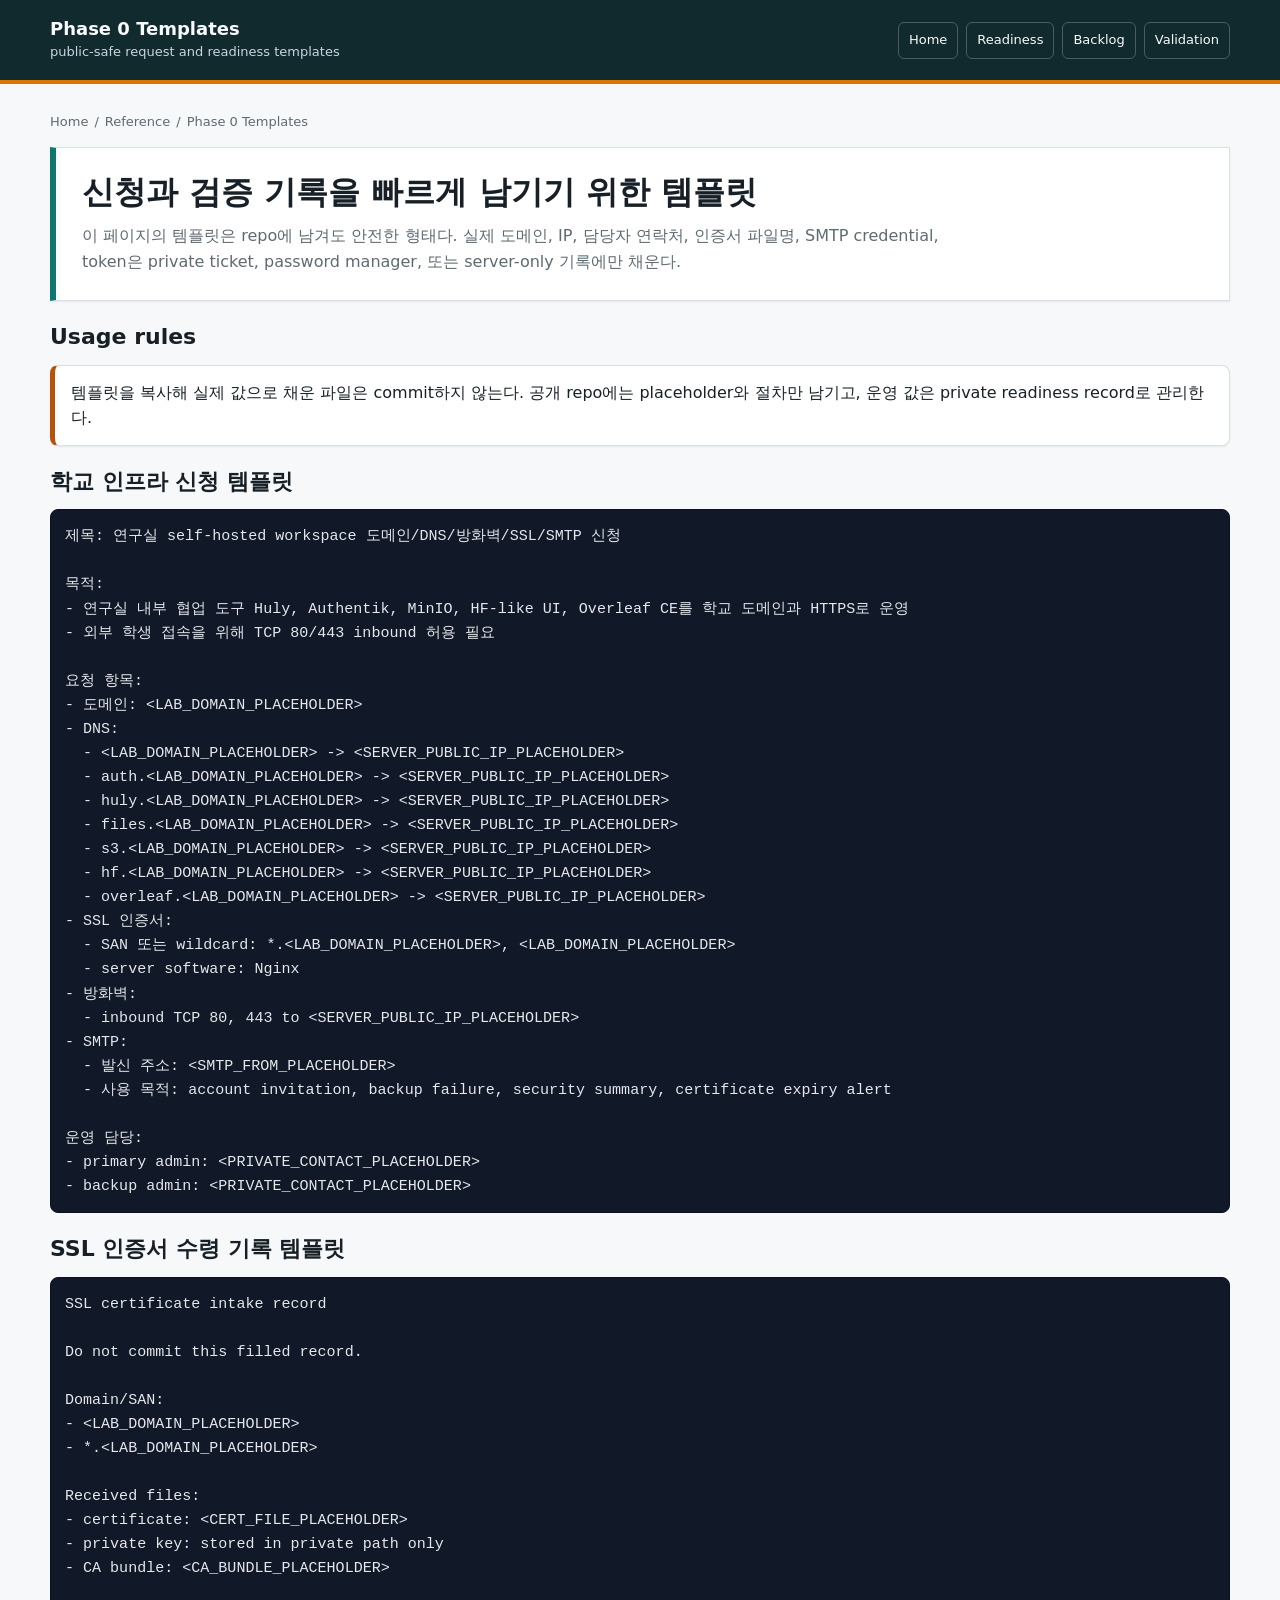
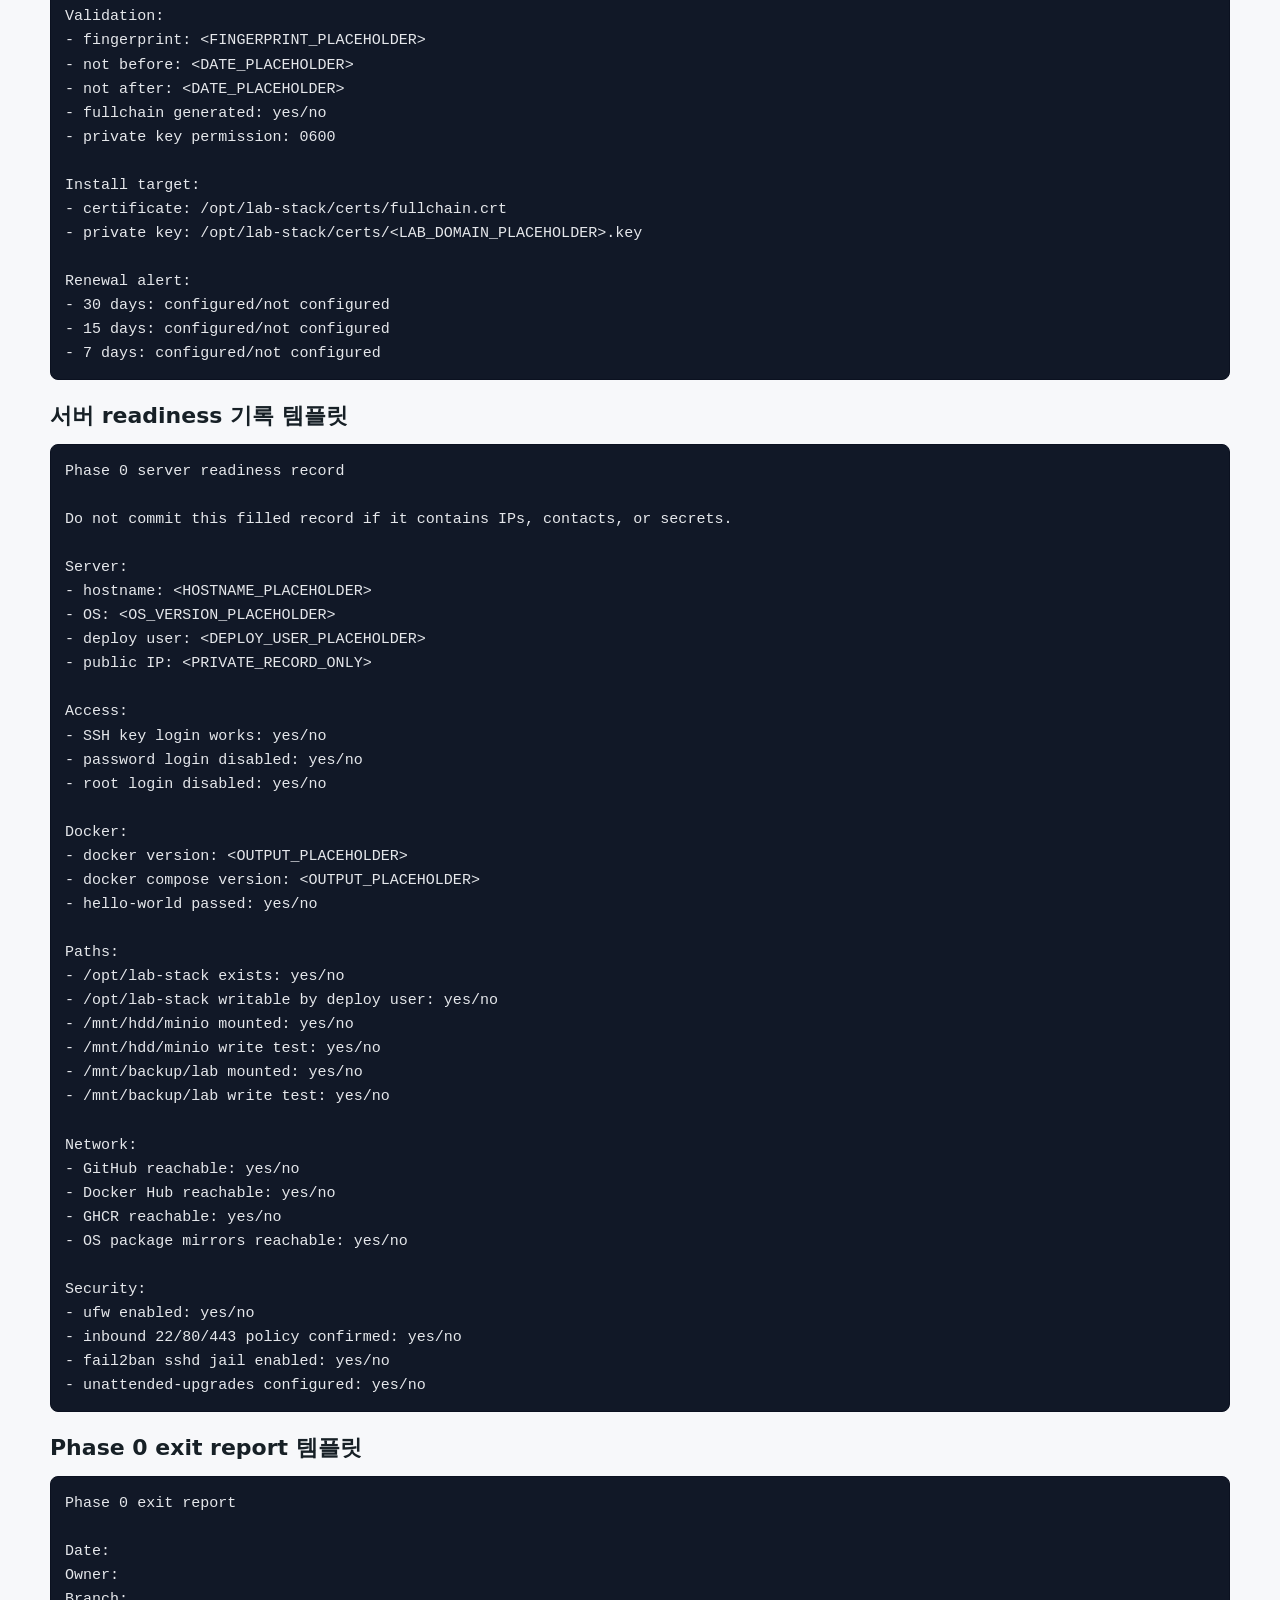
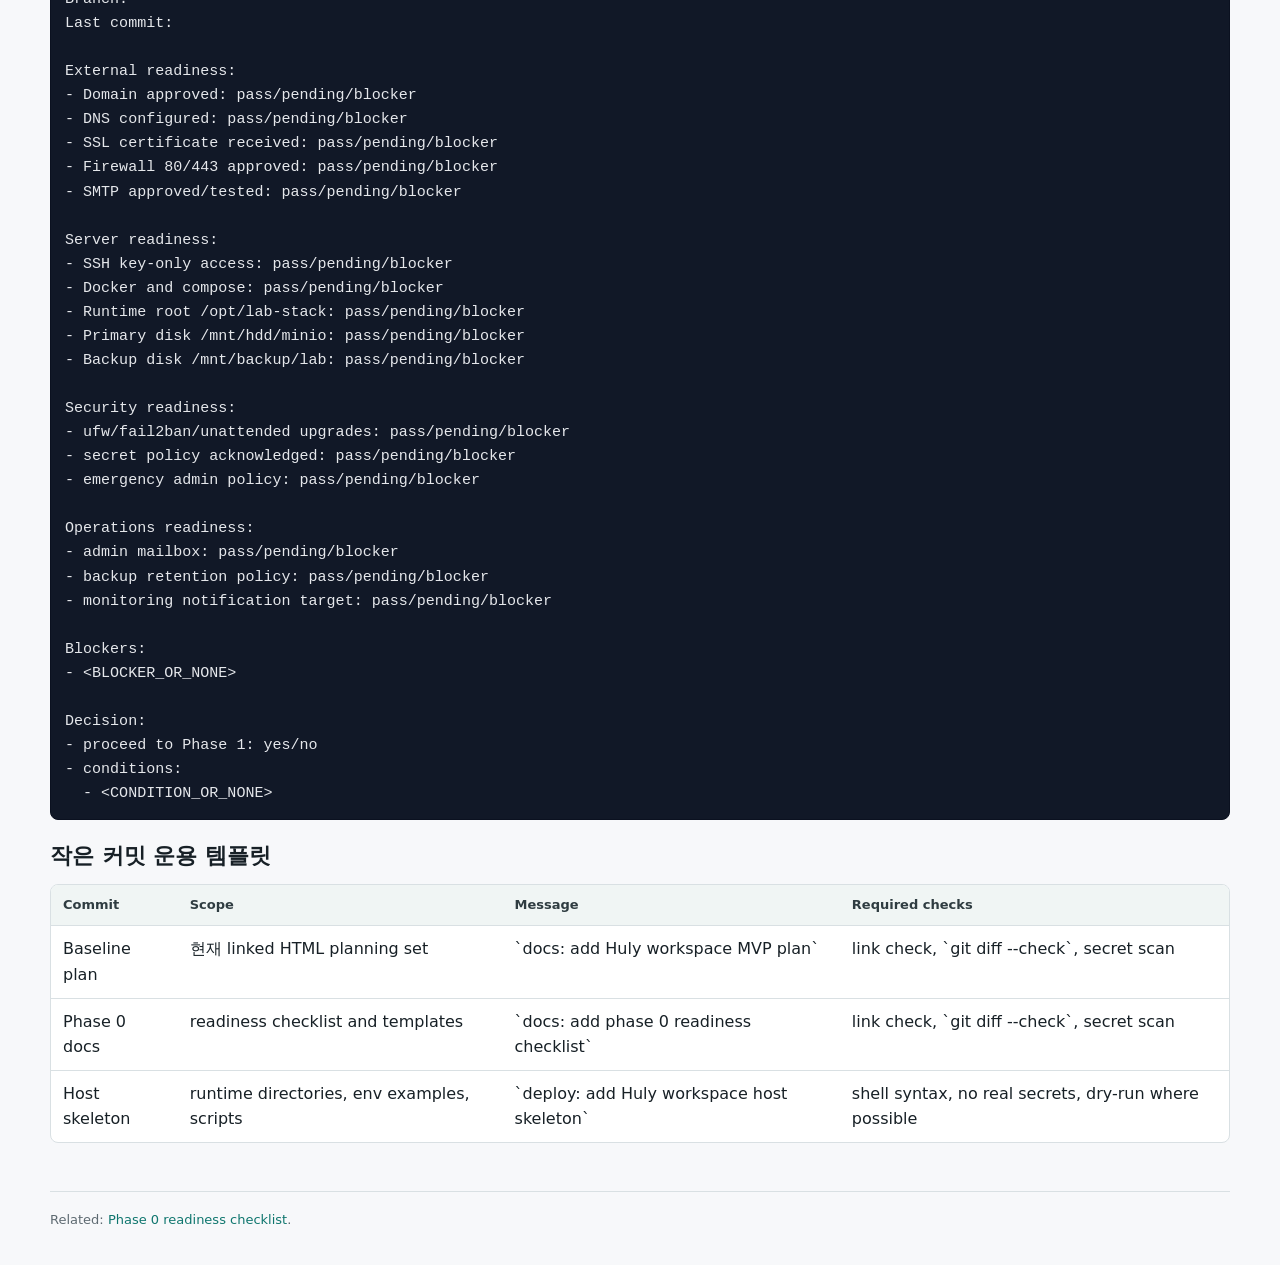
<file: docs/huly-workspace-mvp/reference/phase0-templates.html>
<!doctype html>
<html lang="ko">
  <head>
    <meta charset="utf-8">
    <meta name="viewport" content="width=device-width, initial-scale=1">
    <title>Phase 0 Templates - Huly Workspace MVP</title>
    <link rel="stylesheet" href="../assets/site.css">
  </head>
  <body>
    <div class="site">
      <header class="topbar">
        <div class="topbar-inner">
          <div class="brand">
            <strong>Phase 0 Templates</strong>
            <span>public-safe request and readiness templates</span>
          </div>
          <nav class="topnav" aria-label="Primary navigation">
            <a href="../index.html">Home</a>
            <a href="phase0-readiness.html">Readiness</a>
            <a href="backlog.html">Backlog</a>
            <a href="validation.html">Validation</a>
          </nav>
        </div>
      </header>

      <main class="page">
        <div class="breadcrumbs">
          <a href="../index.html">Home</a>
          <span>/</span>
          <span>Reference</span>
          <span>/</span>
          <span>Phase 0 Templates</span>
        </div>

        <section class="hero">
          <h1>신청과 검증 기록을 빠르게 남기기 위한 템플릿</h1>
          <p>
            이 페이지의 템플릿은 repo에 남겨도 안전한 형태다. 실제 도메인, IP,
            담당자 연락처, 인증서 파일명, SMTP credential, token은 private ticket,
            password manager, 또는 server-only 기록에만 채운다.
          </p>
        </section>

        <section class="section">
          <h2>Usage rules</h2>
          <div class="warning">
            템플릿을 복사해 실제 값으로 채운 파일은 commit하지 않는다. 공개 repo에는
            placeholder와 절차만 남기고, 운영 값은 private readiness record로 관리한다.
          </div>
        </section>

        <section class="section" id="request-template">
          <h2>학교 인프라 신청 템플릿</h2>
          <pre><code>제목: 연구실 self-hosted workspace 도메인/DNS/방화벽/SSL/SMTP 신청

목적:
- 연구실 내부 협업 도구 Huly, Authentik, MinIO, HF-like UI, Overleaf CE를 학교 도메인과 HTTPS로 운영
- 외부 학생 접속을 위해 TCP 80/443 inbound 허용 필요

요청 항목:
- 도메인: &lt;LAB_DOMAIN_PLACEHOLDER&gt;
- DNS:
  - &lt;LAB_DOMAIN_PLACEHOLDER&gt; -> &lt;SERVER_PUBLIC_IP_PLACEHOLDER&gt;
  - auth.&lt;LAB_DOMAIN_PLACEHOLDER&gt; -> &lt;SERVER_PUBLIC_IP_PLACEHOLDER&gt;
  - huly.&lt;LAB_DOMAIN_PLACEHOLDER&gt; -> &lt;SERVER_PUBLIC_IP_PLACEHOLDER&gt;
  - files.&lt;LAB_DOMAIN_PLACEHOLDER&gt; -> &lt;SERVER_PUBLIC_IP_PLACEHOLDER&gt;
  - s3.&lt;LAB_DOMAIN_PLACEHOLDER&gt; -> &lt;SERVER_PUBLIC_IP_PLACEHOLDER&gt;
  - hf.&lt;LAB_DOMAIN_PLACEHOLDER&gt; -> &lt;SERVER_PUBLIC_IP_PLACEHOLDER&gt;
  - overleaf.&lt;LAB_DOMAIN_PLACEHOLDER&gt; -> &lt;SERVER_PUBLIC_IP_PLACEHOLDER&gt;
- SSL 인증서:
  - SAN 또는 wildcard: *.&lt;LAB_DOMAIN_PLACEHOLDER&gt;, &lt;LAB_DOMAIN_PLACEHOLDER&gt;
  - server software: Nginx
- 방화벽:
  - inbound TCP 80, 443 to &lt;SERVER_PUBLIC_IP_PLACEHOLDER&gt;
- SMTP:
  - 발신 주소: &lt;SMTP_FROM_PLACEHOLDER&gt;
  - 사용 목적: account invitation, backup failure, security summary, certificate expiry alert

운영 담당:
- primary admin: &lt;PRIVATE_CONTACT_PLACEHOLDER&gt;
- backup admin: &lt;PRIVATE_CONTACT_PLACEHOLDER&gt;</code></pre>
        </section>

        <section class="section" id="certificate-intake">
          <h2>SSL 인증서 수령 기록 템플릿</h2>
          <pre><code>SSL certificate intake record

Do not commit this filled record.

Domain/SAN:
- &lt;LAB_DOMAIN_PLACEHOLDER&gt;
- *.&lt;LAB_DOMAIN_PLACEHOLDER&gt;

Received files:
- certificate: &lt;CERT_FILE_PLACEHOLDER&gt;
- private key: stored in private path only
- CA bundle: &lt;CA_BUNDLE_PLACEHOLDER&gt;

Validation:
- fingerprint: &lt;FINGERPRINT_PLACEHOLDER&gt;
- not before: &lt;DATE_PLACEHOLDER&gt;
- not after: &lt;DATE_PLACEHOLDER&gt;
- fullchain generated: yes/no
- private key permission: 0600

Install target:
- certificate: /opt/lab-stack/certs/fullchain.crt
- private key: /opt/lab-stack/certs/&lt;LAB_DOMAIN_PLACEHOLDER&gt;.key

Renewal alert:
- 30 days: configured/not configured
- 15 days: configured/not configured
- 7 days: configured/not configured</code></pre>
        </section>

        <section class="section" id="server-record">
          <h2>서버 readiness 기록 템플릿</h2>
          <pre><code>Phase 0 server readiness record

Do not commit this filled record if it contains IPs, contacts, or secrets.

Server:
- hostname: &lt;HOSTNAME_PLACEHOLDER&gt;
- OS: &lt;OS_VERSION_PLACEHOLDER&gt;
- deploy user: &lt;DEPLOY_USER_PLACEHOLDER&gt;
- public IP: &lt;PRIVATE_RECORD_ONLY&gt;

Access:
- SSH key login works: yes/no
- password login disabled: yes/no
- root login disabled: yes/no

Docker:
- docker version: &lt;OUTPUT_PLACEHOLDER&gt;
- docker compose version: &lt;OUTPUT_PLACEHOLDER&gt;
- hello-world passed: yes/no

Paths:
- /opt/lab-stack exists: yes/no
- /opt/lab-stack writable by deploy user: yes/no
- /mnt/hdd/minio mounted: yes/no
- /mnt/hdd/minio write test: yes/no
- /mnt/backup/lab mounted: yes/no
- /mnt/backup/lab write test: yes/no

Network:
- GitHub reachable: yes/no
- Docker Hub reachable: yes/no
- GHCR reachable: yes/no
- OS package mirrors reachable: yes/no

Security:
- ufw enabled: yes/no
- inbound 22/80/443 policy confirmed: yes/no
- fail2ban sshd jail enabled: yes/no
- unattended-upgrades configured: yes/no</code></pre>
        </section>

        <section class="section" id="phase0-exit">
          <h2>Phase 0 exit report 템플릿</h2>
          <pre><code>Phase 0 exit report

Date:
Owner:
Branch:
Last commit:

External readiness:
- Domain approved: pass/pending/blocker
- DNS configured: pass/pending/blocker
- SSL certificate received: pass/pending/blocker
- Firewall 80/443 approved: pass/pending/blocker
- SMTP approved/tested: pass/pending/blocker

Server readiness:
- SSH key-only access: pass/pending/blocker
- Docker and compose: pass/pending/blocker
- Runtime root /opt/lab-stack: pass/pending/blocker
- Primary disk /mnt/hdd/minio: pass/pending/blocker
- Backup disk /mnt/backup/lab: pass/pending/blocker

Security readiness:
- ufw/fail2ban/unattended upgrades: pass/pending/blocker
- secret policy acknowledged: pass/pending/blocker
- emergency admin policy: pass/pending/blocker

Operations readiness:
- admin mailbox: pass/pending/blocker
- backup retention policy: pass/pending/blocker
- monitoring notification target: pass/pending/blocker

Blockers:
- &lt;BLOCKER_OR_NONE&gt;

Decision:
- proceed to Phase 1: yes/no
- conditions:
  - &lt;CONDITION_OR_NONE&gt;</code></pre>
        </section>

        <section class="section" id="commit-template">
          <h2>작은 커밋 운용 템플릿</h2>
          <div class="table-wrap">
            <table>
              <thead>
                <tr>
                  <th>Commit</th>
                  <th>Scope</th>
                  <th>Message</th>
                  <th>Required checks</th>
                </tr>
              </thead>
              <tbody>
                <tr>
                  <td>Baseline plan</td>
                  <td>현재 linked HTML planning set</td>
                  <td>`docs: add Huly workspace MVP plan`</td>
                  <td>link check, `git diff --check`, secret scan</td>
                </tr>
                <tr>
                  <td>Phase 0 docs</td>
                  <td>readiness checklist and templates</td>
                  <td>`docs: add phase 0 readiness checklist`</td>
                  <td>link check, `git diff --check`, secret scan</td>
                </tr>
                <tr>
                  <td>Host skeleton</td>
                  <td>runtime directories, env examples, scripts</td>
                  <td>`deploy: add Huly workspace host skeleton`</td>
                  <td>shell syntax, no real secrets, dry-run where possible</td>
                </tr>
              </tbody>
            </table>
          </div>
        </section>
      </main>

      <footer class="footer">
        Related: <a href="phase0-readiness.html">Phase 0 readiness checklist</a>.
      </footer>
    </div>
  </body>
</html>
</file>
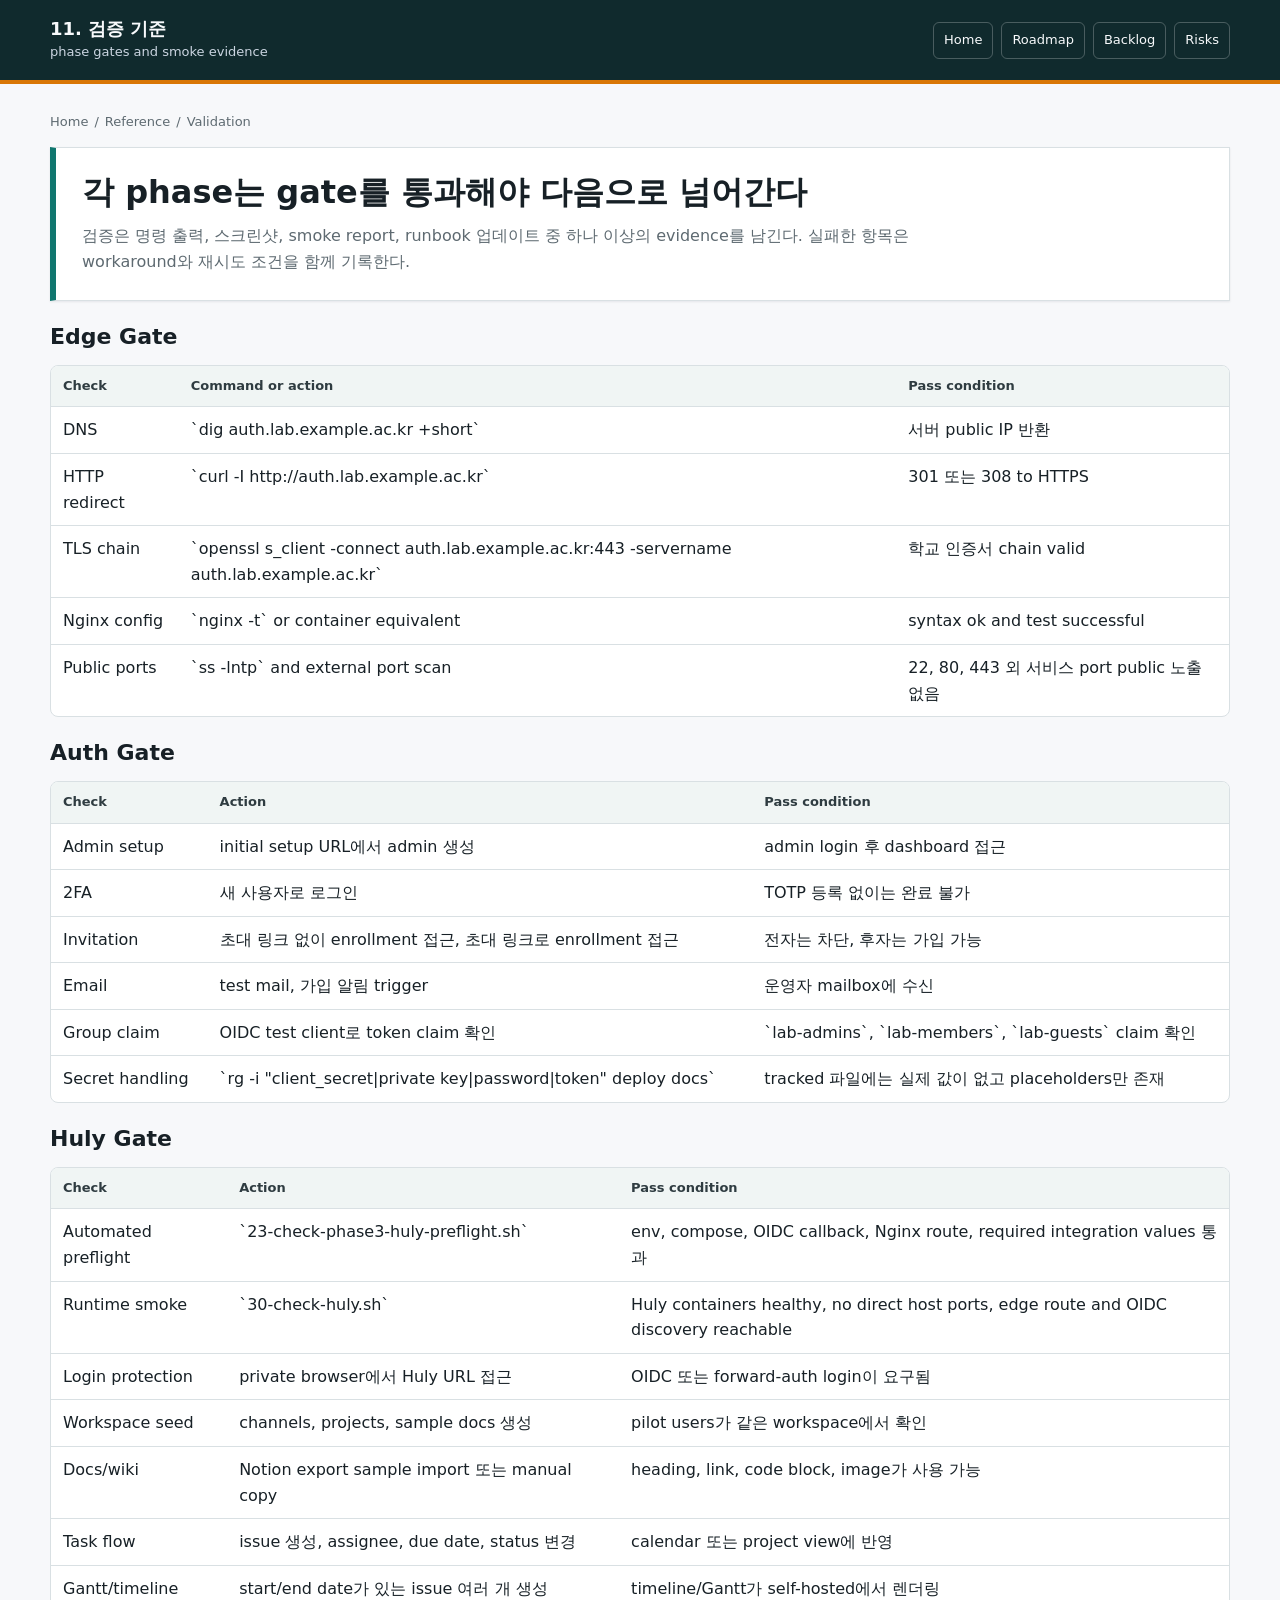
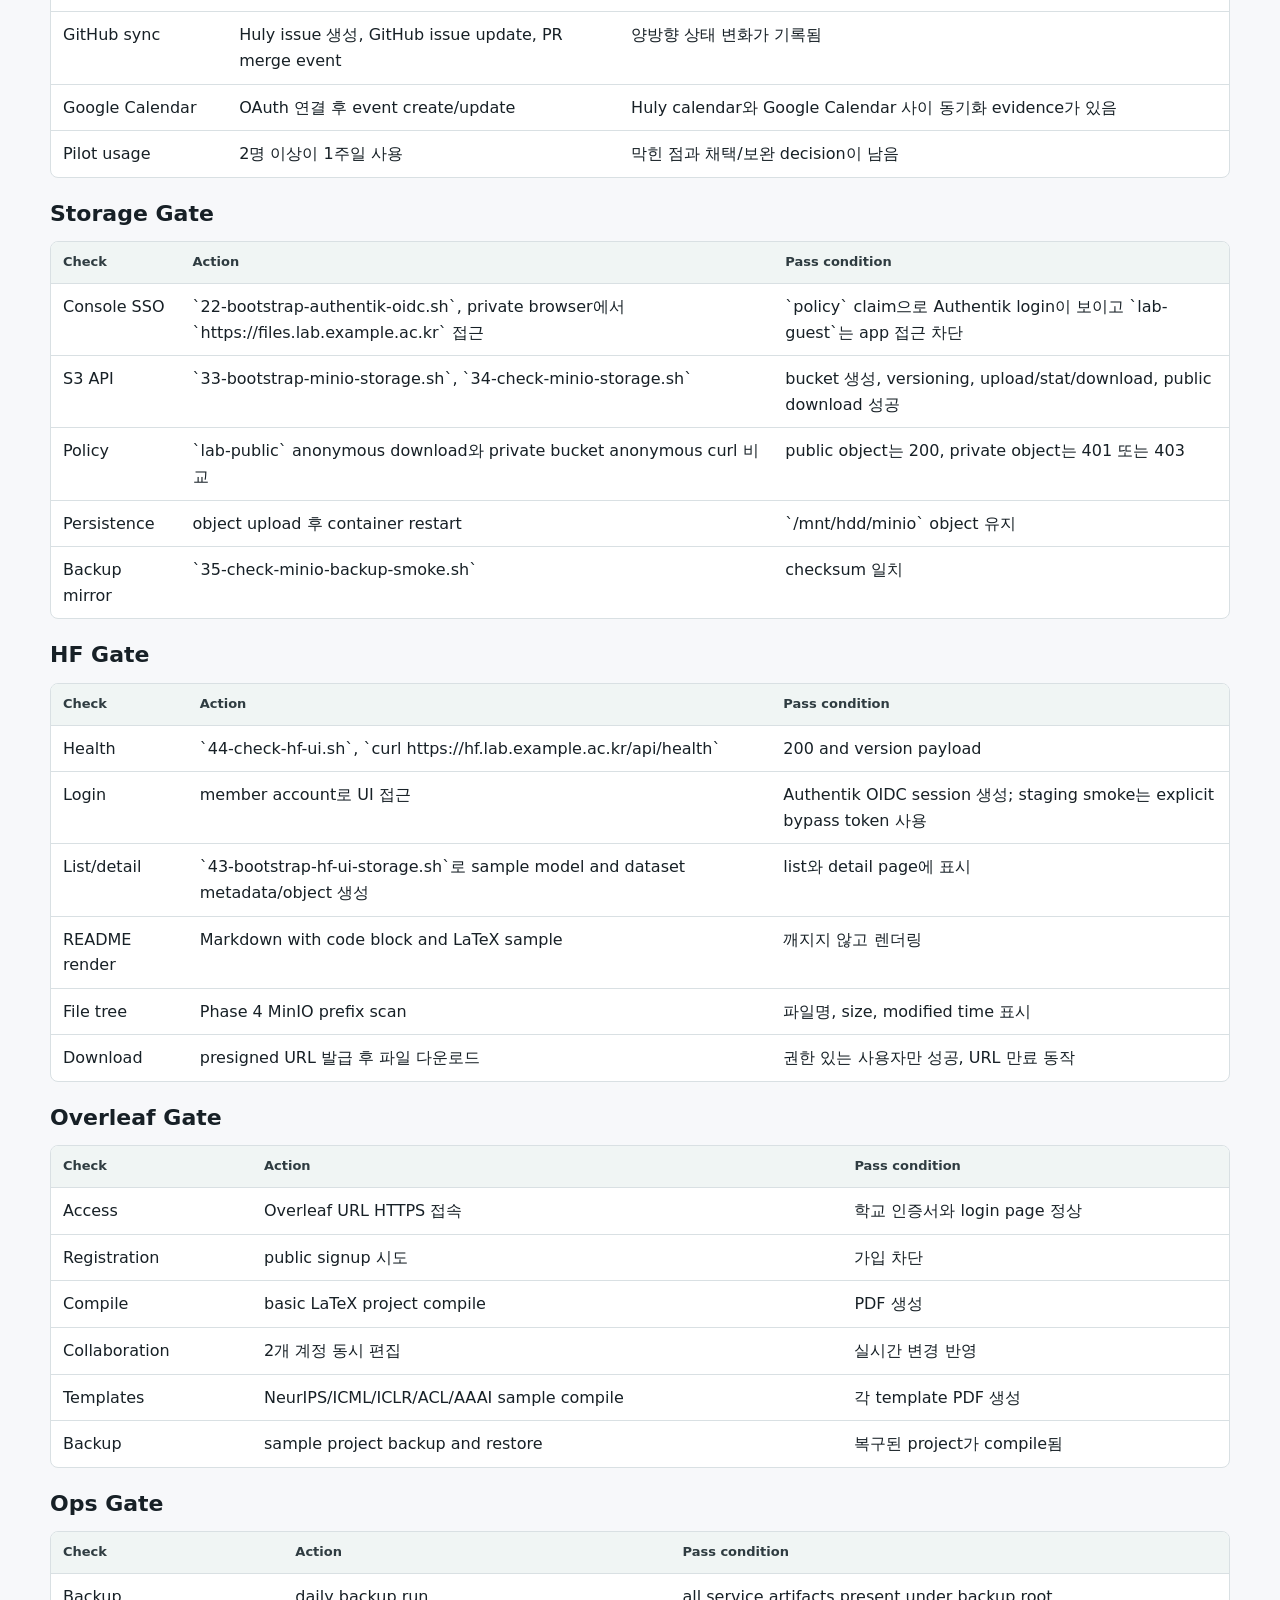
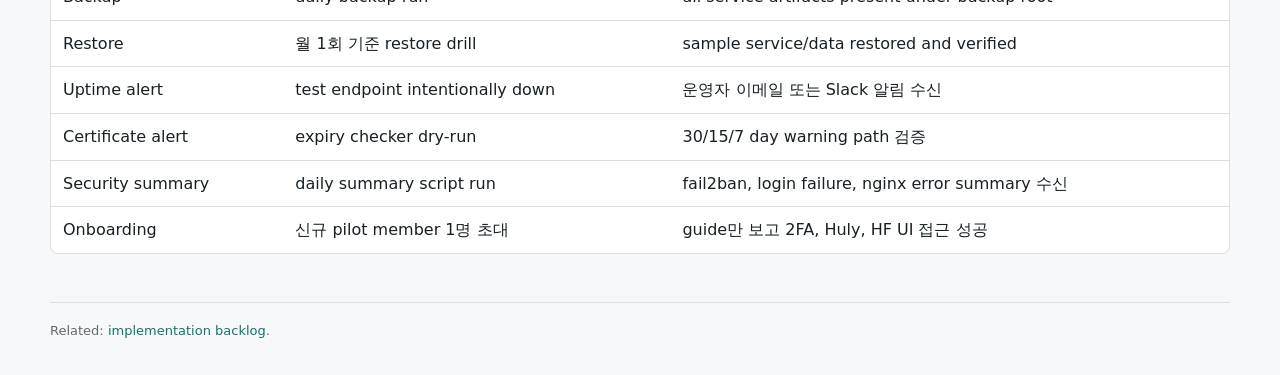
<file: docs/huly-workspace-mvp/reference/validation.html>
<!doctype html>
<html lang="ko">
  <head>
    <meta charset="utf-8">
    <meta name="viewport" content="width=device-width, initial-scale=1">
    <title>Validation - Huly Workspace MVP</title>
    <link rel="stylesheet" href="../assets/site.css">
  </head>
  <body>
    <div class="site">
      <header class="topbar">
        <div class="topbar-inner">
          <div class="brand">
            <strong>11. 검증 기준</strong>
            <span>phase gates and smoke evidence</span>
          </div>
          <nav class="topnav" aria-label="Primary navigation">
            <a href="../index.html">Home</a>
            <a href="../layers/roadmap.html">Roadmap</a>
            <a href="backlog.html">Backlog</a>
            <a href="decisions-risks.html">Risks</a>
          </nav>
        </div>
      </header>

      <main class="page">
        <div class="breadcrumbs">
          <a href="../index.html">Home</a>
          <span>/</span>
          <span>Reference</span>
          <span>/</span>
          <span>Validation</span>
        </div>

        <section class="hero">
          <h1>각 phase는 gate를 통과해야 다음으로 넘어간다</h1>
          <p>
            검증은 명령 출력, 스크린샷, smoke report, runbook 업데이트 중 하나 이상의
            evidence를 남긴다. 실패한 항목은 workaround와 재시도 조건을 함께 기록한다.
          </p>
        </section>

        <section class="section" id="edge-gate">
          <h2>Edge Gate</h2>
          <div class="table-wrap">
            <table>
              <thead>
                <tr>
                  <th>Check</th>
                  <th>Command or action</th>
                  <th>Pass condition</th>
                </tr>
              </thead>
              <tbody>
                <tr>
                  <td>DNS</td>
                  <td>`dig auth.lab.example.ac.kr +short`</td>
                  <td>서버 public IP 반환</td>
                </tr>
                <tr>
                  <td>HTTP redirect</td>
                  <td>`curl -I http://auth.lab.example.ac.kr`</td>
                  <td>301 또는 308 to HTTPS</td>
                </tr>
                <tr>
                  <td>TLS chain</td>
                  <td>`openssl s_client -connect auth.lab.example.ac.kr:443 -servername auth.lab.example.ac.kr`</td>
                  <td>학교 인증서 chain valid</td>
                </tr>
                <tr>
                  <td>Nginx config</td>
                  <td>`nginx -t` or container equivalent</td>
                  <td>syntax ok and test successful</td>
                </tr>
                <tr>
                  <td>Public ports</td>
                  <td>`ss -lntp` and external port scan</td>
                  <td>22, 80, 443 외 서비스 port public 노출 없음</td>
                </tr>
              </tbody>
            </table>
          </div>
        </section>

        <section class="section" id="auth-gate">
          <h2>Auth Gate</h2>
          <div class="table-wrap">
            <table>
              <thead>
                <tr>
                  <th>Check</th>
                  <th>Action</th>
                  <th>Pass condition</th>
                </tr>
              </thead>
              <tbody>
                <tr>
                  <td>Admin setup</td>
                  <td>initial setup URL에서 admin 생성</td>
                  <td>admin login 후 dashboard 접근</td>
                </tr>
                <tr>
                  <td>2FA</td>
                  <td>새 사용자로 로그인</td>
                  <td>TOTP 등록 없이는 완료 불가</td>
                </tr>
                <tr>
                  <td>Invitation</td>
                  <td>초대 링크 없이 enrollment 접근, 초대 링크로 enrollment 접근</td>
                  <td>전자는 차단, 후자는 가입 가능</td>
                </tr>
                <tr>
                  <td>Email</td>
                  <td>test mail, 가입 알림 trigger</td>
                  <td>운영자 mailbox에 수신</td>
                </tr>
                <tr>
                  <td>Group claim</td>
                  <td>OIDC test client로 token claim 확인</td>
                  <td>`lab-admins`, `lab-members`, `lab-guests` claim 확인</td>
                </tr>
                <tr>
                  <td>Secret handling</td>
                  <td>`rg -i "client_secret|private key|password|token" deploy docs`</td>
                  <td>tracked 파일에는 실제 값이 없고 placeholders만 존재</td>
                </tr>
              </tbody>
            </table>
          </div>
        </section>

        <section class="section" id="huly-gate">
          <h2>Huly Gate</h2>
          <div class="table-wrap">
            <table>
              <thead>
                <tr>
                  <th>Check</th>
                  <th>Action</th>
                  <th>Pass condition</th>
                </tr>
              </thead>
              <tbody>
                <tr>
                  <td>Automated preflight</td>
                  <td>`23-check-phase3-huly-preflight.sh`</td>
                  <td>env, compose, OIDC callback, Nginx route, required integration values 통과</td>
                </tr>
                <tr>
                  <td>Runtime smoke</td>
                  <td>`30-check-huly.sh`</td>
                  <td>Huly containers healthy, no direct host ports, edge route and OIDC discovery reachable</td>
                </tr>
                <tr>
                  <td>Login protection</td>
                  <td>private browser에서 Huly URL 접근</td>
                  <td>OIDC 또는 forward-auth login이 요구됨</td>
                </tr>
                <tr>
                  <td>Workspace seed</td>
                  <td>channels, projects, sample docs 생성</td>
                  <td>pilot users가 같은 workspace에서 확인</td>
                </tr>
                <tr>
                  <td>Docs/wiki</td>
                  <td>Notion export sample import 또는 manual copy</td>
                  <td>heading, link, code block, image가 사용 가능</td>
                </tr>
                <tr>
                  <td>Task flow</td>
                  <td>issue 생성, assignee, due date, status 변경</td>
                  <td>calendar 또는 project view에 반영</td>
                </tr>
                <tr>
                  <td>Gantt/timeline</td>
                  <td>start/end date가 있는 issue 여러 개 생성</td>
                  <td>timeline/Gantt가 self-hosted에서 렌더링</td>
                </tr>
                <tr>
                  <td>GitHub sync</td>
                  <td>Huly issue 생성, GitHub issue update, PR merge event</td>
                  <td>양방향 상태 변화가 기록됨</td>
                </tr>
                <tr>
                  <td>Google Calendar</td>
                  <td>OAuth 연결 후 event create/update</td>
                  <td>Huly calendar와 Google Calendar 사이 동기화 evidence가 있음</td>
                </tr>
                <tr>
                  <td>Pilot usage</td>
                  <td>2명 이상이 1주일 사용</td>
                  <td>막힌 점과 채택/보완 decision이 남음</td>
                </tr>
              </tbody>
            </table>
          </div>
        </section>

        <section class="section" id="storage-gate">
          <h2>Storage Gate</h2>
          <div class="table-wrap">
            <table>
              <thead>
                <tr>
                  <th>Check</th>
                  <th>Action</th>
                  <th>Pass condition</th>
                </tr>
              </thead>
              <tbody>
                <tr>
                  <td>Console SSO</td>
                  <td>`22-bootstrap-authentik-oidc.sh`, private browser에서 `https://files.lab.example.ac.kr` 접근</td>
                  <td>`policy` claim으로 Authentik login이 보이고 `lab-guest`는 app 접근 차단</td>
                </tr>
                <tr>
                  <td>S3 API</td>
                  <td>`33-bootstrap-minio-storage.sh`, `34-check-minio-storage.sh`</td>
                  <td>bucket 생성, versioning, upload/stat/download, public download 성공</td>
                </tr>
                <tr>
                  <td>Policy</td>
                  <td>`lab-public` anonymous download와 private bucket anonymous curl 비교</td>
                  <td>public object는 200, private object는 401 또는 403</td>
                </tr>
                <tr>
                  <td>Persistence</td>
                  <td>object upload 후 container restart</td>
                  <td>`/mnt/hdd/minio` object 유지</td>
                </tr>
                <tr>
                  <td>Backup mirror</td>
                  <td>`35-check-minio-backup-smoke.sh`</td>
                  <td>checksum 일치</td>
                </tr>
              </tbody>
            </table>
          </div>
        </section>

        <section class="section" id="hf-gate">
          <h2>HF Gate</h2>
          <div class="table-wrap">
            <table>
              <thead>
                <tr>
                  <th>Check</th>
                  <th>Action</th>
                  <th>Pass condition</th>
                </tr>
              </thead>
              <tbody>
                <tr>
                  <td>Health</td>
                  <td>`44-check-hf-ui.sh`, `curl https://hf.lab.example.ac.kr/api/health`</td>
                  <td>200 and version payload</td>
                </tr>
                <tr>
                  <td>Login</td>
                  <td>member account로 UI 접근</td>
                  <td>Authentik OIDC session 생성; staging smoke는 explicit bypass token 사용</td>
                </tr>
                <tr>
                  <td>List/detail</td>
                  <td>`43-bootstrap-hf-ui-storage.sh`로 sample model and dataset metadata/object 생성</td>
                  <td>list와 detail page에 표시</td>
                </tr>
                <tr>
                  <td>README render</td>
                  <td>Markdown with code block and LaTeX sample</td>
                  <td>깨지지 않고 렌더링</td>
                </tr>
                <tr>
                  <td>File tree</td>
                  <td>Phase 4 MinIO prefix scan</td>
                  <td>파일명, size, modified time 표시</td>
                </tr>
                <tr>
                  <td>Download</td>
                  <td>presigned URL 발급 후 파일 다운로드</td>
                  <td>권한 있는 사용자만 성공, URL 만료 동작</td>
                </tr>
              </tbody>
            </table>
          </div>
        </section>

        <section class="section" id="overleaf-gate">
          <h2>Overleaf Gate</h2>
          <div class="table-wrap">
            <table>
              <thead>
                <tr>
                  <th>Check</th>
                  <th>Action</th>
                  <th>Pass condition</th>
                </tr>
              </thead>
              <tbody>
                <tr>
                  <td>Access</td>
                  <td>Overleaf URL HTTPS 접속</td>
                  <td>학교 인증서와 login page 정상</td>
                </tr>
                <tr>
                  <td>Registration</td>
                  <td>public signup 시도</td>
                  <td>가입 차단</td>
                </tr>
                <tr>
                  <td>Compile</td>
                  <td>basic LaTeX project compile</td>
                  <td>PDF 생성</td>
                </tr>
                <tr>
                  <td>Collaboration</td>
                  <td>2개 계정 동시 편집</td>
                  <td>실시간 변경 반영</td>
                </tr>
                <tr>
                  <td>Templates</td>
                  <td>NeurIPS/ICML/ICLR/ACL/AAAI sample compile</td>
                  <td>각 template PDF 생성</td>
                </tr>
                <tr>
                  <td>Backup</td>
                  <td>sample project backup and restore</td>
                  <td>복구된 project가 compile됨</td>
                </tr>
              </tbody>
            </table>
          </div>
        </section>

        <section class="section" id="ops-gate">
          <h2>Ops Gate</h2>
          <div class="table-wrap">
            <table>
              <thead>
                <tr>
                  <th>Check</th>
                  <th>Action</th>
                  <th>Pass condition</th>
                </tr>
              </thead>
              <tbody>
                <tr>
                  <td>Backup</td>
                  <td>daily backup run</td>
                  <td>all service artifacts present under backup root</td>
                </tr>
                <tr>
                  <td>Restore</td>
                  <td>월 1회 기준 restore drill</td>
                  <td>sample service/data restored and verified</td>
                </tr>
                <tr>
                  <td>Uptime alert</td>
                  <td>test endpoint intentionally down</td>
                  <td>운영자 이메일 또는 Slack 알림 수신</td>
                </tr>
                <tr>
                  <td>Certificate alert</td>
                  <td>expiry checker dry-run</td>
                  <td>30/15/7 day warning path 검증</td>
                </tr>
                <tr>
                  <td>Security summary</td>
                  <td>daily summary script run</td>
                  <td>fail2ban, login failure, nginx error summary 수신</td>
                </tr>
                <tr>
                  <td>Onboarding</td>
                  <td>신규 pilot member 1명 초대</td>
                  <td>guide만 보고 2FA, Huly, HF UI 접근 성공</td>
                </tr>
              </tbody>
            </table>
          </div>
        </section>
      </main>

      <footer class="footer">
        Related: <a href="backlog.html">implementation backlog</a>.
      </footer>
    </div>
  </body>
</html>
</file>
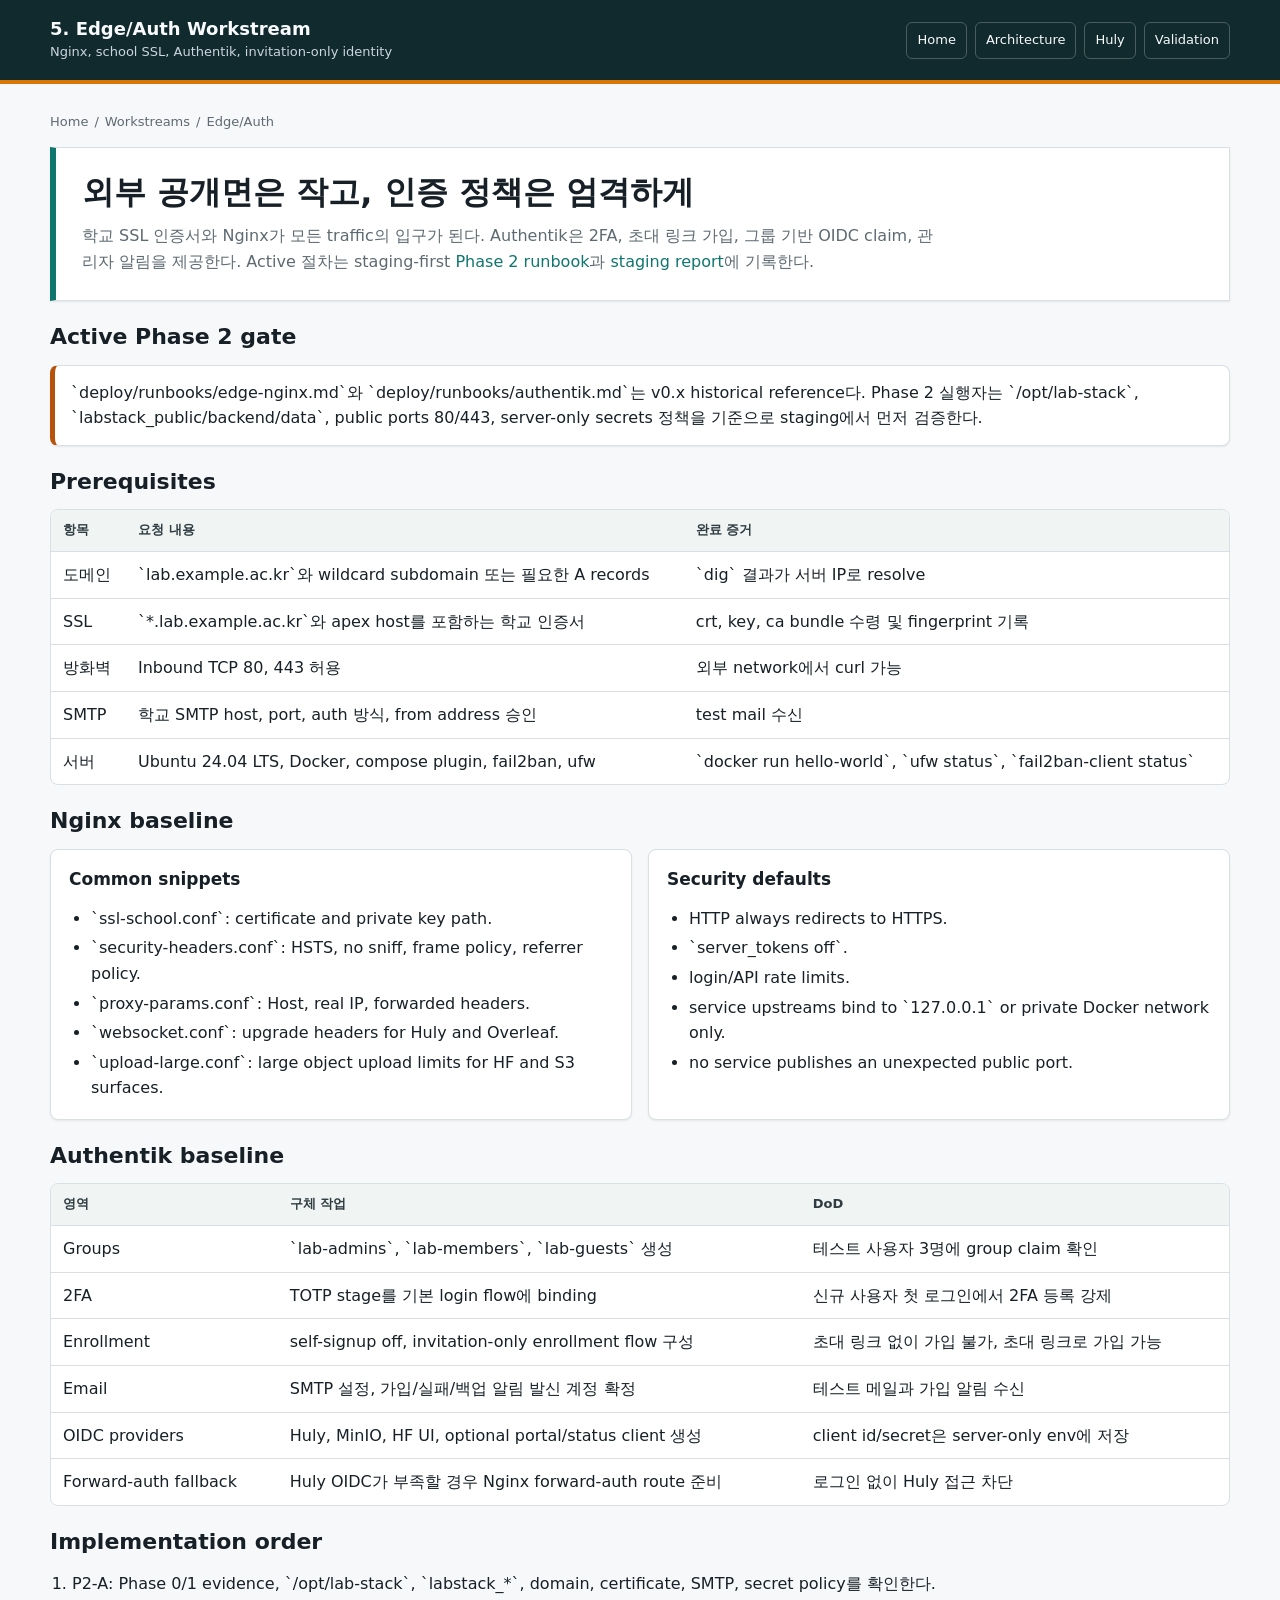
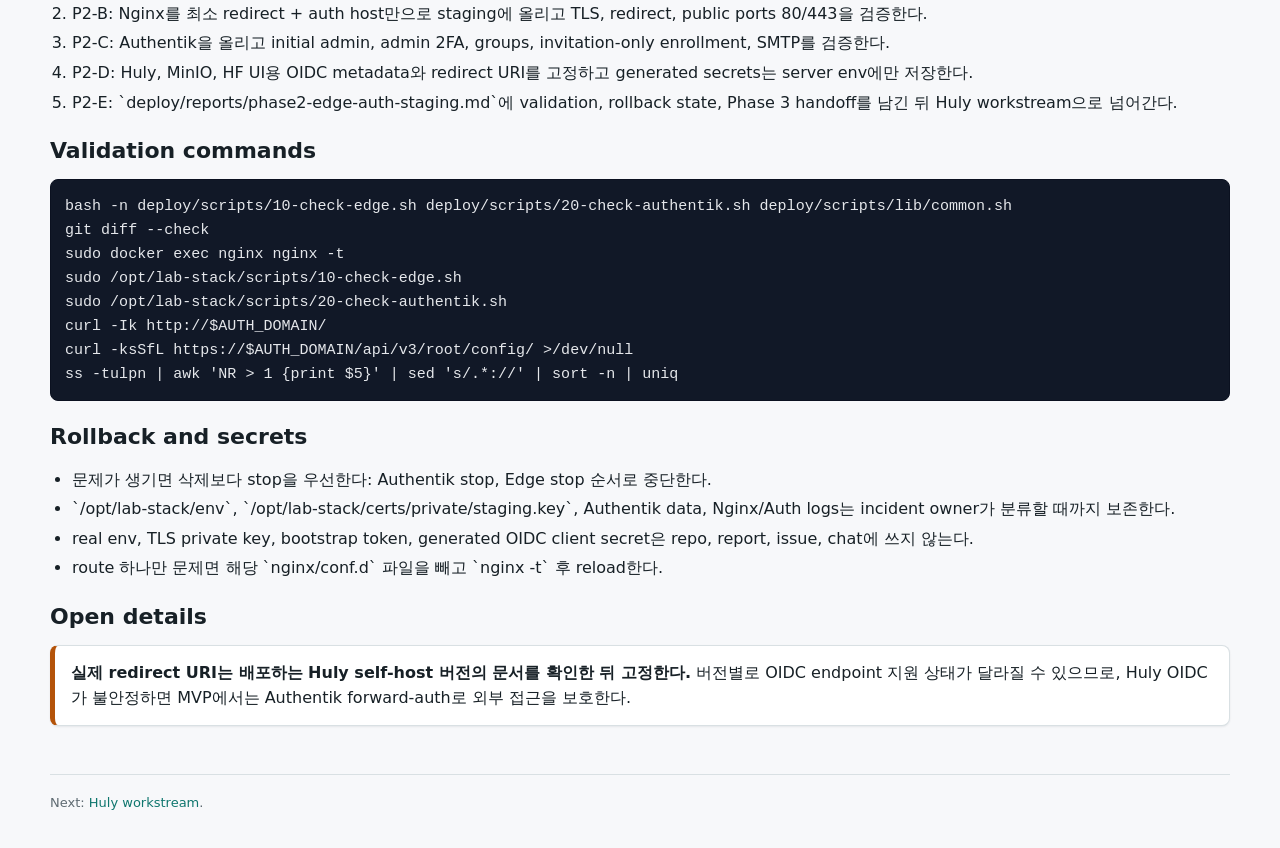
<file: docs/huly-workspace-mvp/workstreams/edge-auth.html>
<!doctype html>
<html lang="ko">
  <head>
    <meta charset="utf-8">
    <meta name="viewport" content="width=device-width, initial-scale=1">
    <title>Edge and Auth - Huly Workspace MVP</title>
    <link rel="stylesheet" href="../assets/site.css">
  </head>
  <body>
    <div class="site">
      <header class="topbar">
        <div class="topbar-inner">
          <div class="brand">
            <strong>5. Edge/Auth Workstream</strong>
            <span>Nginx, school SSL, Authentik, invitation-only identity</span>
          </div>
          <nav class="topnav" aria-label="Primary navigation">
            <a href="../index.html">Home</a>
            <a href="../layers/architecture.html">Architecture</a>
            <a href="huly.html">Huly</a>
            <a href="../reference/validation.html">Validation</a>
          </nav>
        </div>
      </header>

      <main class="page">
        <div class="breadcrumbs">
          <a href="../index.html">Home</a>
          <span>/</span>
          <span>Workstreams</span>
          <span>/</span>
          <span>Edge/Auth</span>
        </div>

        <section class="hero">
          <h1>외부 공개면은 작고, 인증 정책은 엄격하게</h1>
          <p>
            학교 SSL 인증서와 Nginx가 모든 traffic의 입구가 된다. Authentik은
            2FA, 초대 링크 가입, 그룹 기반 OIDC claim, 관리자 알림을 제공한다.
            Active 절차는 staging-first <a href="../../../deploy/runbooks/phase2-edge-auth.md">Phase 2 runbook</a>과
            <a href="../../../deploy/reports/phase2-edge-auth-staging.md">staging report</a>에 기록한다.
          </p>
        </section>

        <section class="section">
          <h2>Active Phase 2 gate</h2>
          <div class="warning">
            `deploy/runbooks/edge-nginx.md`와 `deploy/runbooks/authentik.md`는 v0.x historical reference다.
            Phase 2 실행자는 `/opt/lab-stack`, `labstack_public/backend/data`, public ports 80/443,
            server-only secrets 정책을 기준으로 staging에서 먼저 검증한다.
          </div>
        </section>

        <section class="section">
          <h2>Prerequisites</h2>
          <div class="table-wrap">
            <table>
              <thead>
                <tr>
                  <th>항목</th>
                  <th>요청 내용</th>
                  <th>완료 증거</th>
                </tr>
              </thead>
              <tbody>
                <tr>
                  <td>도메인</td>
                  <td>`lab.example.ac.kr`와 wildcard subdomain 또는 필요한 A records</td>
                  <td>`dig` 결과가 서버 IP로 resolve</td>
                </tr>
                <tr>
                  <td>SSL</td>
                  <td>`*.lab.example.ac.kr`와 apex host를 포함하는 학교 인증서</td>
                  <td>crt, key, ca bundle 수령 및 fingerprint 기록</td>
                </tr>
                <tr>
                  <td>방화벽</td>
                  <td>Inbound TCP 80, 443 허용</td>
                  <td>외부 network에서 curl 가능</td>
                </tr>
                <tr>
                  <td>SMTP</td>
                  <td>학교 SMTP host, port, auth 방식, from address 승인</td>
                  <td>test mail 수신</td>
                </tr>
                <tr>
                  <td>서버</td>
                  <td>Ubuntu 24.04 LTS, Docker, compose plugin, fail2ban, ufw</td>
                  <td>`docker run hello-world`, `ufw status`, `fail2ban-client status`</td>
                </tr>
              </tbody>
            </table>
          </div>
        </section>

        <section class="section">
          <h2>Nginx baseline</h2>
          <div class="grid two">
            <article class="panel">
              <h3>Common snippets</h3>
              <ul>
                <li>`ssl-school.conf`: certificate and private key path.</li>
                <li>`security-headers.conf`: HSTS, no sniff, frame policy, referrer policy.</li>
                <li>`proxy-params.conf`: Host, real IP, forwarded headers.</li>
                <li>`websocket.conf`: upgrade headers for Huly and Overleaf.</li>
                <li>`upload-large.conf`: large object upload limits for HF and S3 surfaces.</li>
              </ul>
            </article>
            <article class="panel">
              <h3>Security defaults</h3>
              <ul>
                <li>HTTP always redirects to HTTPS.</li>
                <li>`server_tokens off`.</li>
                <li>login/API rate limits.</li>
                <li>service upstreams bind to `127.0.0.1` or private Docker network only.</li>
                <li>no service publishes an unexpected public port.</li>
              </ul>
            </article>
          </div>
        </section>

        <section class="section">
          <h2>Authentik baseline</h2>
          <div class="table-wrap">
            <table>
              <thead>
                <tr>
                  <th>영역</th>
                  <th>구체 작업</th>
                  <th>DoD</th>
                </tr>
              </thead>
              <tbody>
                <tr>
                  <td>Groups</td>
                  <td>`lab-admins`, `lab-members`, `lab-guests` 생성</td>
                  <td>테스트 사용자 3명에 group claim 확인</td>
                </tr>
                <tr>
                  <td>2FA</td>
                  <td>TOTP stage를 기본 login flow에 binding</td>
                  <td>신규 사용자 첫 로그인에서 2FA 등록 강제</td>
                </tr>
                <tr>
                  <td>Enrollment</td>
                  <td>self-signup off, invitation-only enrollment flow 구성</td>
                  <td>초대 링크 없이 가입 불가, 초대 링크로 가입 가능</td>
                </tr>
                <tr>
                  <td>Email</td>
                  <td>SMTP 설정, 가입/실패/백업 알림 발신 계정 확정</td>
                  <td>테스트 메일과 가입 알림 수신</td>
                </tr>
                <tr>
                  <td>OIDC providers</td>
                  <td>Huly, MinIO, HF UI, optional portal/status client 생성</td>
                  <td>client id/secret은 server-only env에 저장</td>
                </tr>
                <tr>
                  <td>Forward-auth fallback</td>
                  <td>Huly OIDC가 부족할 경우 Nginx forward-auth route 준비</td>
                  <td>로그인 없이 Huly 접근 차단</td>
                </tr>
              </tbody>
            </table>
          </div>
        </section>

        <section class="section">
          <h2>Implementation order</h2>
          <ol>
            <li>P2-A: Phase 0/1 evidence, `/opt/lab-stack`, `labstack_*`, domain, certificate, SMTP, secret policy를 확인한다.</li>
            <li>P2-B: Nginx를 최소 redirect + auth host만으로 staging에 올리고 TLS, redirect, public ports 80/443을 검증한다.</li>
            <li>P2-C: Authentik을 올리고 initial admin, admin 2FA, groups, invitation-only enrollment, SMTP를 검증한다.</li>
            <li>P2-D: Huly, MinIO, HF UI용 OIDC metadata와 redirect URI를 고정하고 generated secrets는 server env에만 저장한다.</li>
            <li>P2-E: `deploy/reports/phase2-edge-auth-staging.md`에 validation, rollback state, Phase 3 handoff를 남긴 뒤 Huly workstream으로 넘어간다.</li>
          </ol>
        </section>

        <section class="section">
          <h2>Validation commands</h2>
          <pre><code>bash -n deploy/scripts/10-check-edge.sh deploy/scripts/20-check-authentik.sh deploy/scripts/lib/common.sh
git diff --check
sudo docker exec nginx nginx -t
sudo /opt/lab-stack/scripts/10-check-edge.sh
sudo /opt/lab-stack/scripts/20-check-authentik.sh
curl -Ik http://$AUTH_DOMAIN/
curl -ksSfL https://$AUTH_DOMAIN/api/v3/root/config/ &gt;/dev/null
ss -tulpn | awk 'NR &gt; 1 {print $5}' | sed 's/.*://' | sort -n | uniq</code></pre>
        </section>

        <section class="section">
          <h2>Rollback and secrets</h2>
          <ul>
            <li>문제가 생기면 삭제보다 stop을 우선한다: Authentik stop, Edge stop 순서로 중단한다.</li>
            <li>`/opt/lab-stack/env`, `/opt/lab-stack/certs/private/staging.key`, Authentik data, Nginx/Auth logs는 incident owner가 분류할 때까지 보존한다.</li>
            <li>real env, TLS private key, bootstrap token, generated OIDC client secret은 repo, report, issue, chat에 쓰지 않는다.</li>
            <li>route 하나만 문제면 해당 `nginx/conf.d` 파일을 빼고 `nginx -t` 후 reload한다.</li>
          </ul>
        </section>

        <section class="section">
          <h2>Open details</h2>
          <div class="warning">
            <strong>실제 redirect URI는 배포하는 Huly self-host 버전의 문서를 확인한 뒤 고정한다.</strong>
            버전별로 OIDC endpoint 지원 상태가 달라질 수 있으므로, Huly OIDC가 불안정하면
            MVP에서는 Authentik forward-auth로 외부 접근을 보호한다.
          </div>
        </section>
      </main>

      <footer class="footer">
        Next: <a href="huly.html">Huly workstream</a>.
      </footer>
    </div>
  </body>
</html>
</file>
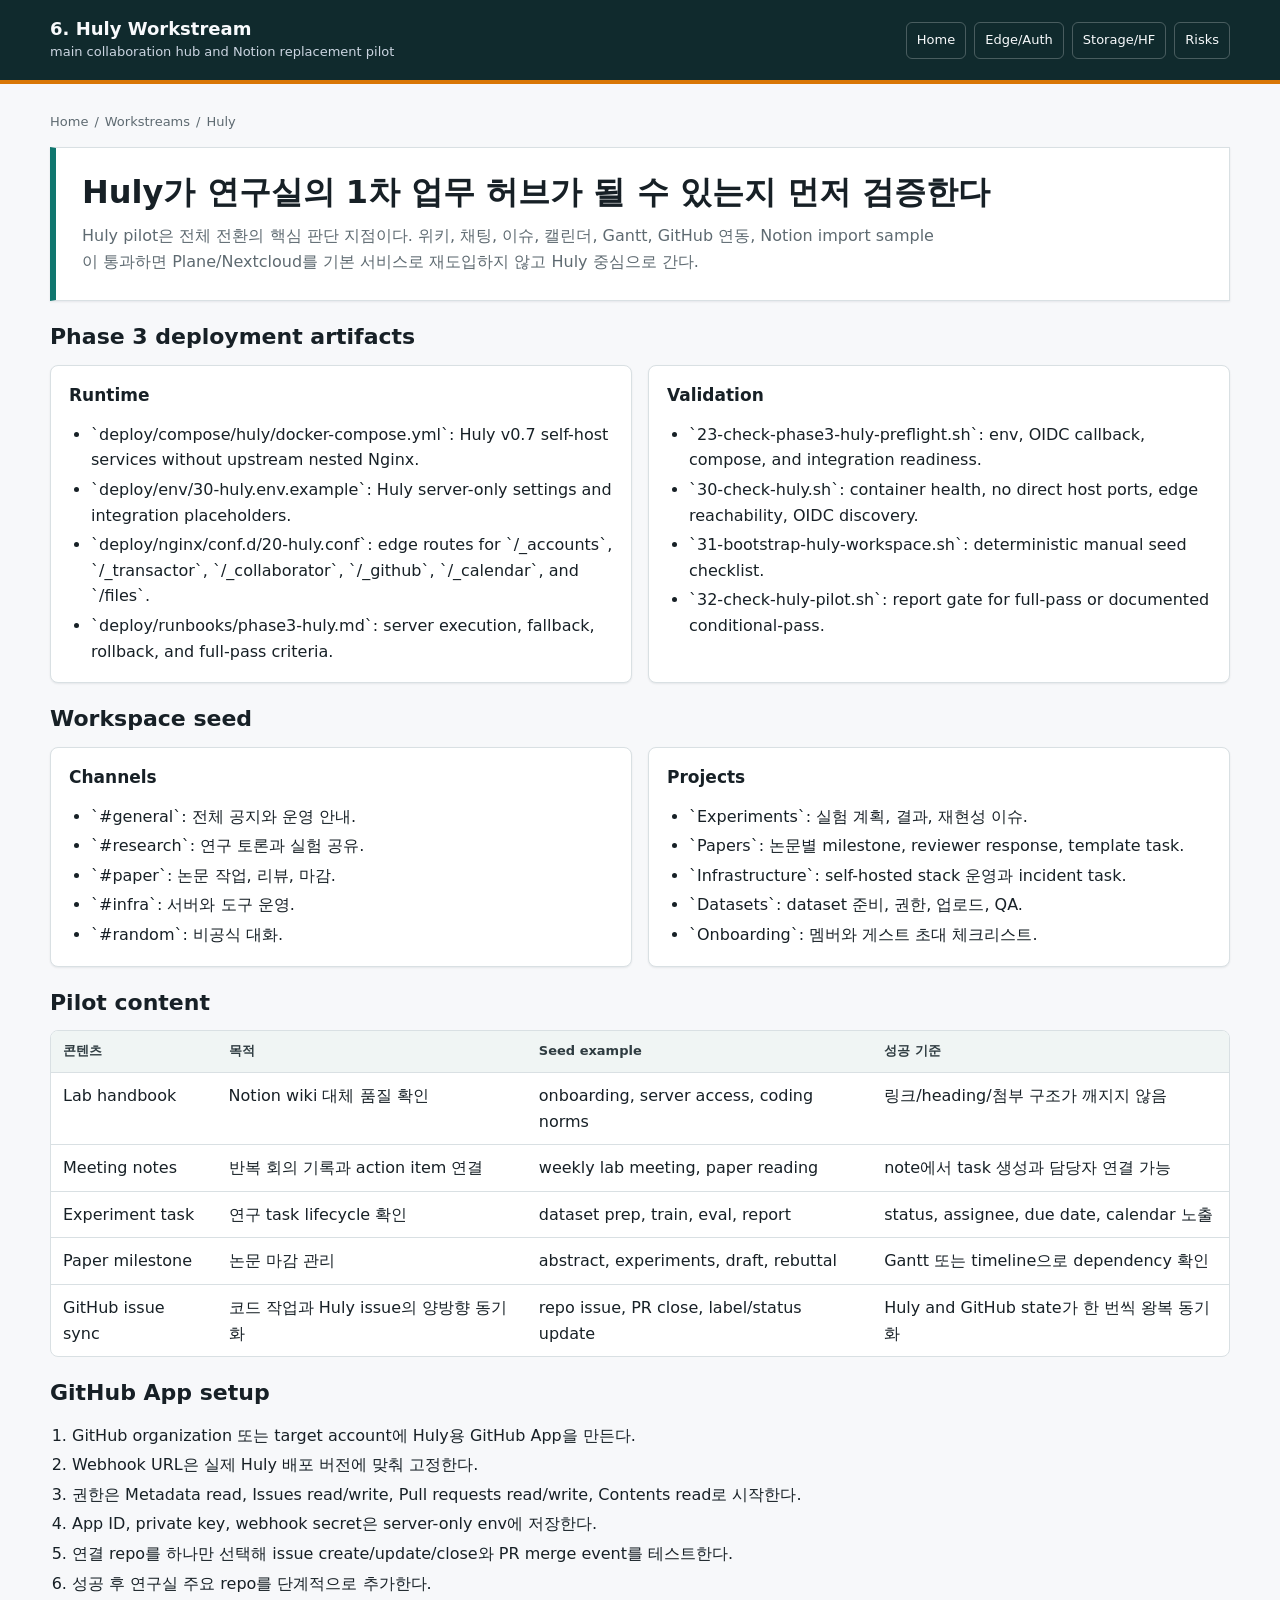
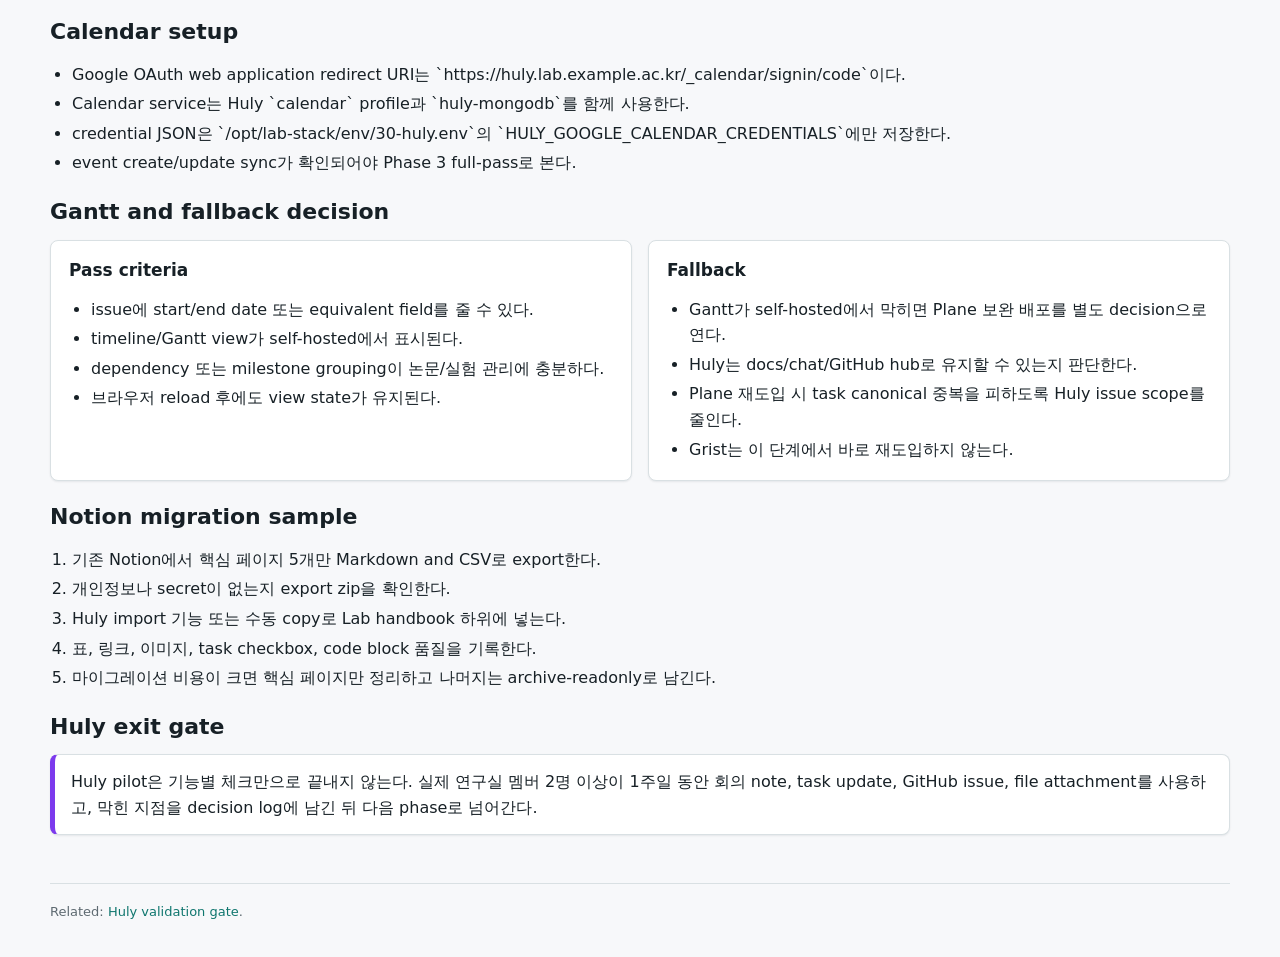
<file: docs/huly-workspace-mvp/workstreams/huly.html>
<!doctype html>
<html lang="ko">
  <head>
    <meta charset="utf-8">
    <meta name="viewport" content="width=device-width, initial-scale=1">
    <title>Huly Workstream - Huly Workspace MVP</title>
    <link rel="stylesheet" href="../assets/site.css">
  </head>
  <body>
    <div class="site">
      <header class="topbar">
        <div class="topbar-inner">
          <div class="brand">
            <strong>6. Huly Workstream</strong>
            <span>main collaboration hub and Notion replacement pilot</span>
          </div>
          <nav class="topnav" aria-label="Primary navigation">
            <a href="../index.html">Home</a>
            <a href="edge-auth.html">Edge/Auth</a>
            <a href="storage-hf.html">Storage/HF</a>
            <a href="../reference/decisions-risks.html">Risks</a>
          </nav>
        </div>
      </header>

      <main class="page">
        <div class="breadcrumbs">
          <a href="../index.html">Home</a>
          <span>/</span>
          <span>Workstreams</span>
          <span>/</span>
          <span>Huly</span>
        </div>

        <section class="hero">
          <h1>Huly가 연구실의 1차 업무 허브가 될 수 있는지 먼저 검증한다</h1>
          <p>
            Huly pilot은 전체 전환의 핵심 판단 지점이다. 위키, 채팅, 이슈, 캘린더,
            Gantt, GitHub 연동, Notion import sample이 통과하면 Plane/Nextcloud를
            기본 서비스로 재도입하지 않고 Huly 중심으로 간다.
          </p>
        </section>

        <section class="section">
          <h2>Phase 3 deployment artifacts</h2>
          <div class="grid two">
            <article class="panel">
              <h3>Runtime</h3>
              <ul>
                <li>`deploy/compose/huly/docker-compose.yml`: Huly v0.7 self-host services without upstream nested Nginx.</li>
                <li>`deploy/env/30-huly.env.example`: Huly server-only settings and integration placeholders.</li>
                <li>`deploy/nginx/conf.d/20-huly.conf`: edge routes for `/_accounts`, `/_transactor`, `/_collaborator`, `/_github`, `/_calendar`, and `/files`.</li>
                <li>`deploy/runbooks/phase3-huly.md`: server execution, fallback, rollback, and full-pass criteria.</li>
              </ul>
            </article>
            <article class="panel">
              <h3>Validation</h3>
              <ul>
                <li>`23-check-phase3-huly-preflight.sh`: env, OIDC callback, compose, and integration readiness.</li>
                <li>`30-check-huly.sh`: container health, no direct host ports, edge reachability, OIDC discovery.</li>
                <li>`31-bootstrap-huly-workspace.sh`: deterministic manual seed checklist.</li>
                <li>`32-check-huly-pilot.sh`: report gate for full-pass or documented conditional-pass.</li>
              </ul>
            </article>
          </div>
        </section>

        <section class="section">
          <h2>Workspace seed</h2>
          <div class="grid two">
            <article class="panel">
              <h3>Channels</h3>
              <ul>
                <li>`#general`: 전체 공지와 운영 안내.</li>
                <li>`#research`: 연구 토론과 실험 공유.</li>
                <li>`#paper`: 논문 작업, 리뷰, 마감.</li>
                <li>`#infra`: 서버와 도구 운영.</li>
                <li>`#random`: 비공식 대화.</li>
              </ul>
            </article>
            <article class="panel">
              <h3>Projects</h3>
              <ul>
                <li>`Experiments`: 실험 계획, 결과, 재현성 이슈.</li>
                <li>`Papers`: 논문별 milestone, reviewer response, template task.</li>
                <li>`Infrastructure`: self-hosted stack 운영과 incident task.</li>
                <li>`Datasets`: dataset 준비, 권한, 업로드, QA.</li>
                <li>`Onboarding`: 멤버와 게스트 초대 체크리스트.</li>
              </ul>
            </article>
          </div>
        </section>

        <section class="section">
          <h2>Pilot content</h2>
          <div class="table-wrap">
            <table>
              <thead>
                <tr>
                  <th>콘텐츠</th>
                  <th>목적</th>
                  <th>Seed example</th>
                  <th>성공 기준</th>
                </tr>
              </thead>
              <tbody>
                <tr>
                  <td>Lab handbook</td>
                  <td>Notion wiki 대체 품질 확인</td>
                  <td>onboarding, server access, coding norms</td>
                  <td>링크/heading/첨부 구조가 깨지지 않음</td>
                </tr>
                <tr>
                  <td>Meeting notes</td>
                  <td>반복 회의 기록과 action item 연결</td>
                  <td>weekly lab meeting, paper reading</td>
                  <td>note에서 task 생성과 담당자 연결 가능</td>
                </tr>
                <tr>
                  <td>Experiment task</td>
                  <td>연구 task lifecycle 확인</td>
                  <td>dataset prep, train, eval, report</td>
                  <td>status, assignee, due date, calendar 노출</td>
                </tr>
                <tr>
                  <td>Paper milestone</td>
                  <td>논문 마감 관리</td>
                  <td>abstract, experiments, draft, rebuttal</td>
                  <td>Gantt 또는 timeline으로 dependency 확인</td>
                </tr>
                <tr>
                  <td>GitHub issue sync</td>
                  <td>코드 작업과 Huly issue의 양방향 동기화</td>
                  <td>repo issue, PR close, label/status update</td>
                  <td>Huly and GitHub state가 한 번씩 왕복 동기화</td>
                </tr>
              </tbody>
            </table>
          </div>
        </section>

        <section class="section">
          <h2>GitHub App setup</h2>
          <ol>
            <li>GitHub organization 또는 target account에 Huly용 GitHub App을 만든다.</li>
            <li>Webhook URL은 실제 Huly 배포 버전에 맞춰 고정한다.</li>
            <li>권한은 Metadata read, Issues read/write, Pull requests read/write, Contents read로 시작한다.</li>
            <li>App ID, private key, webhook secret은 server-only env에 저장한다.</li>
            <li>연결 repo를 하나만 선택해 issue create/update/close와 PR merge event를 테스트한다.</li>
            <li>성공 후 연구실 주요 repo를 단계적으로 추가한다.</li>
          </ol>
        </section>

        <section class="section">
          <h2>Calendar setup</h2>
          <ul>
            <li>Google OAuth web application redirect URI는 `https://huly.lab.example.ac.kr/_calendar/signin/code`이다.</li>
            <li>Calendar service는 Huly `calendar` profile과 `huly-mongodb`를 함께 사용한다.</li>
            <li>credential JSON은 `/opt/lab-stack/env/30-huly.env`의 `HULY_GOOGLE_CALENDAR_CREDENTIALS`에만 저장한다.</li>
            <li>event create/update sync가 확인되어야 Phase 3 full-pass로 본다.</li>
          </ul>
        </section>

        <section class="section">
          <h2>Gantt and fallback decision</h2>
          <div class="grid two">
            <article class="panel">
              <h3>Pass criteria</h3>
              <ul>
                <li>issue에 start/end date 또는 equivalent field를 줄 수 있다.</li>
                <li>timeline/Gantt view가 self-hosted에서 표시된다.</li>
                <li>dependency 또는 milestone grouping이 논문/실험 관리에 충분하다.</li>
                <li>브라우저 reload 후에도 view state가 유지된다.</li>
              </ul>
            </article>
            <article class="panel">
              <h3>Fallback</h3>
              <ul>
                <li>Gantt가 self-hosted에서 막히면 Plane 보완 배포를 별도 decision으로 연다.</li>
                <li>Huly는 docs/chat/GitHub hub로 유지할 수 있는지 판단한다.</li>
                <li>Plane 재도입 시 task canonical 중복을 피하도록 Huly issue scope를 줄인다.</li>
                <li>Grist는 이 단계에서 바로 재도입하지 않는다.</li>
              </ul>
            </article>
          </div>
        </section>

        <section class="section">
          <h2>Notion migration sample</h2>
          <ol>
            <li>기존 Notion에서 핵심 페이지 5개만 Markdown and CSV로 export한다.</li>
            <li>개인정보나 secret이 없는지 export zip을 확인한다.</li>
            <li>Huly import 기능 또는 수동 copy로 Lab handbook 하위에 넣는다.</li>
            <li>표, 링크, 이미지, task checkbox, code block 품질을 기록한다.</li>
            <li>마이그레이션 비용이 크면 핵심 페이지만 정리하고 나머지는 archive-readonly로 남긴다.</li>
          </ol>
        </section>

        <section class="section">
          <h2>Huly exit gate</h2>
          <div class="note">
            Huly pilot은 기능별 체크만으로 끝내지 않는다. 실제 연구실 멤버 2명 이상이
            1주일 동안 회의 note, task update, GitHub issue, file attachment를 사용하고,
            막힌 지점을 decision log에 남긴 뒤 다음 phase로 넘어간다.
          </div>
        </section>
      </main>

      <footer class="footer">
        Related: <a href="../reference/validation.html#huly-gate">Huly validation gate</a>.
      </footer>
    </div>
  </body>
</html>
</file>
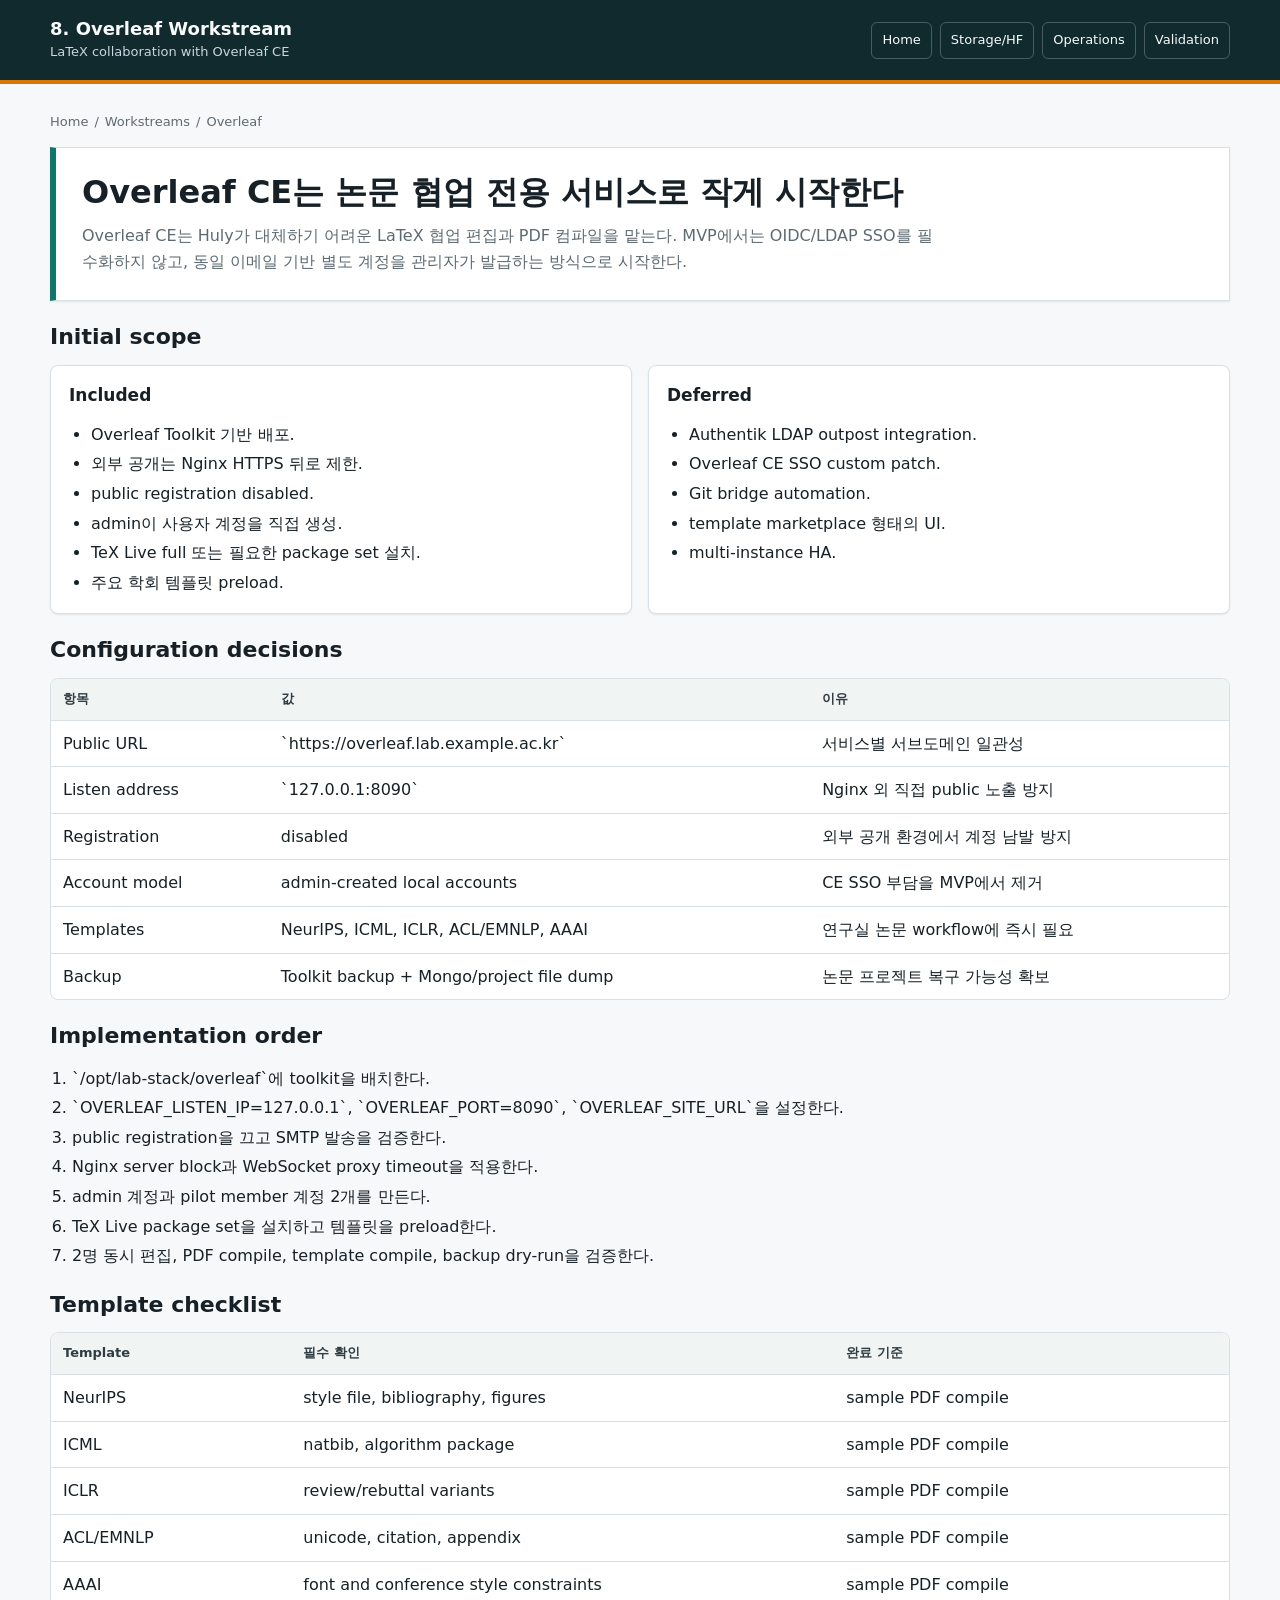
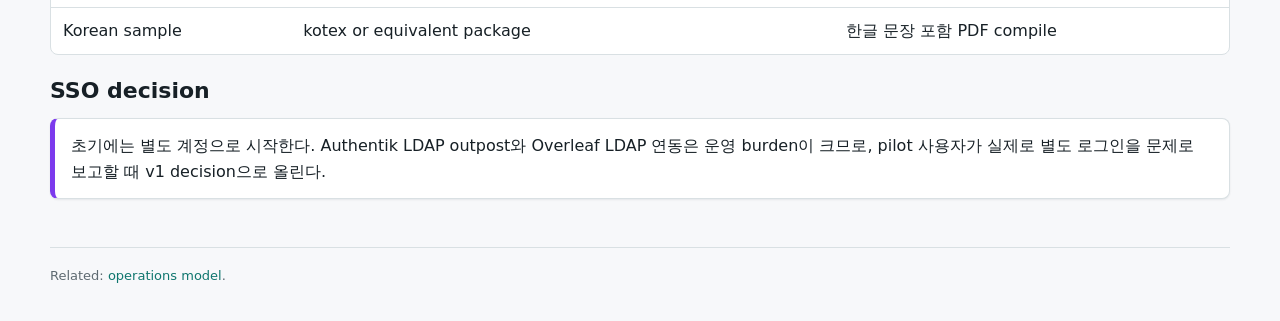
<file: docs/huly-workspace-mvp/workstreams/overleaf.html>
<!doctype html>
<html lang="ko">
  <head>
    <meta charset="utf-8">
    <meta name="viewport" content="width=device-width, initial-scale=1">
    <title>Overleaf Workstream - Huly Workspace MVP</title>
    <link rel="stylesheet" href="../assets/site.css">
  </head>
  <body>
    <div class="site">
      <header class="topbar">
        <div class="topbar-inner">
          <div class="brand">
            <strong>8. Overleaf Workstream</strong>
            <span>LaTeX collaboration with Overleaf CE</span>
          </div>
          <nav class="topnav" aria-label="Primary navigation">
            <a href="../index.html">Home</a>
            <a href="storage-hf.html">Storage/HF</a>
            <a href="../layers/operations.html">Operations</a>
            <a href="../reference/validation.html">Validation</a>
          </nav>
        </div>
      </header>

      <main class="page">
        <div class="breadcrumbs">
          <a href="../index.html">Home</a>
          <span>/</span>
          <span>Workstreams</span>
          <span>/</span>
          <span>Overleaf</span>
        </div>

        <section class="hero">
          <h1>Overleaf CE는 논문 협업 전용 서비스로 작게 시작한다</h1>
          <p>
            Overleaf CE는 Huly가 대체하기 어려운 LaTeX 협업 편집과 PDF 컴파일을 맡는다.
            MVP에서는 OIDC/LDAP SSO를 필수화하지 않고, 동일 이메일 기반 별도 계정을
            관리자가 발급하는 방식으로 시작한다.
          </p>
        </section>

        <section class="section">
          <h2>Initial scope</h2>
          <div class="grid two">
            <article class="panel">
              <h3>Included</h3>
              <ul>
                <li>Overleaf Toolkit 기반 배포.</li>
                <li>외부 공개는 Nginx HTTPS 뒤로 제한.</li>
                <li>public registration disabled.</li>
                <li>admin이 사용자 계정을 직접 생성.</li>
                <li>TeX Live full 또는 필요한 package set 설치.</li>
                <li>주요 학회 템플릿 preload.</li>
              </ul>
            </article>
            <article class="panel">
              <h3>Deferred</h3>
              <ul>
                <li>Authentik LDAP outpost integration.</li>
                <li>Overleaf CE SSO custom patch.</li>
                <li>Git bridge automation.</li>
                <li>template marketplace 형태의 UI.</li>
                <li>multi-instance HA.</li>
              </ul>
            </article>
          </div>
        </section>

        <section class="section">
          <h2>Configuration decisions</h2>
          <div class="table-wrap">
            <table>
              <thead>
                <tr>
                  <th>항목</th>
                  <th>값</th>
                  <th>이유</th>
                </tr>
              </thead>
              <tbody>
                <tr>
                  <td>Public URL</td>
                  <td>`https://overleaf.lab.example.ac.kr`</td>
                  <td>서비스별 서브도메인 일관성</td>
                </tr>
                <tr>
                  <td>Listen address</td>
                  <td>`127.0.0.1:8090`</td>
                  <td>Nginx 외 직접 public 노출 방지</td>
                </tr>
                <tr>
                  <td>Registration</td>
                  <td>disabled</td>
                  <td>외부 공개 환경에서 계정 남발 방지</td>
                </tr>
                <tr>
                  <td>Account model</td>
                  <td>admin-created local accounts</td>
                  <td>CE SSO 부담을 MVP에서 제거</td>
                </tr>
                <tr>
                  <td>Templates</td>
                  <td>NeurIPS, ICML, ICLR, ACL/EMNLP, AAAI</td>
                  <td>연구실 논문 workflow에 즉시 필요</td>
                </tr>
                <tr>
                  <td>Backup</td>
                  <td>Toolkit backup + Mongo/project file dump</td>
                  <td>논문 프로젝트 복구 가능성 확보</td>
                </tr>
              </tbody>
            </table>
          </div>
        </section>

        <section class="section">
          <h2>Implementation order</h2>
          <ol>
            <li>`/opt/lab-stack/overleaf`에 toolkit을 배치한다.</li>
            <li>`OVERLEAF_LISTEN_IP=127.0.0.1`, `OVERLEAF_PORT=8090`, `OVERLEAF_SITE_URL`을 설정한다.</li>
            <li>public registration을 끄고 SMTP 발송을 검증한다.</li>
            <li>Nginx server block과 WebSocket proxy timeout을 적용한다.</li>
            <li>admin 계정과 pilot member 계정 2개를 만든다.</li>
            <li>TeX Live package set을 설치하고 템플릿을 preload한다.</li>
            <li>2명 동시 편집, PDF compile, template compile, backup dry-run을 검증한다.</li>
          </ol>
        </section>

        <section class="section">
          <h2>Template checklist</h2>
          <div class="table-wrap">
            <table>
              <thead>
                <tr>
                  <th>Template</th>
                  <th>필수 확인</th>
                  <th>완료 기준</th>
                </tr>
              </thead>
              <tbody>
                <tr>
                  <td>NeurIPS</td>
                  <td>style file, bibliography, figures</td>
                  <td>sample PDF compile</td>
                </tr>
                <tr>
                  <td>ICML</td>
                  <td>natbib, algorithm package</td>
                  <td>sample PDF compile</td>
                </tr>
                <tr>
                  <td>ICLR</td>
                  <td>review/rebuttal variants</td>
                  <td>sample PDF compile</td>
                </tr>
                <tr>
                  <td>ACL/EMNLP</td>
                  <td>unicode, citation, appendix</td>
                  <td>sample PDF compile</td>
                </tr>
                <tr>
                  <td>AAAI</td>
                  <td>font and conference style constraints</td>
                  <td>sample PDF compile</td>
                </tr>
                <tr>
                  <td>Korean sample</td>
                  <td>kotex or equivalent package</td>
                  <td>한글 문장 포함 PDF compile</td>
                </tr>
              </tbody>
            </table>
          </div>
        </section>

        <section class="section">
          <h2>SSO decision</h2>
          <div class="note">
            초기에는 별도 계정으로 시작한다. Authentik LDAP outpost와 Overleaf LDAP 연동은
            운영 burden이 크므로, pilot 사용자가 실제로 별도 로그인을 문제로 보고할 때
            v1 decision으로 올린다.
          </div>
        </section>
      </main>

      <footer class="footer">
        Related: <a href="../layers/operations.html">operations model</a>.
      </footer>
    </div>
  </body>
</html>
</file>
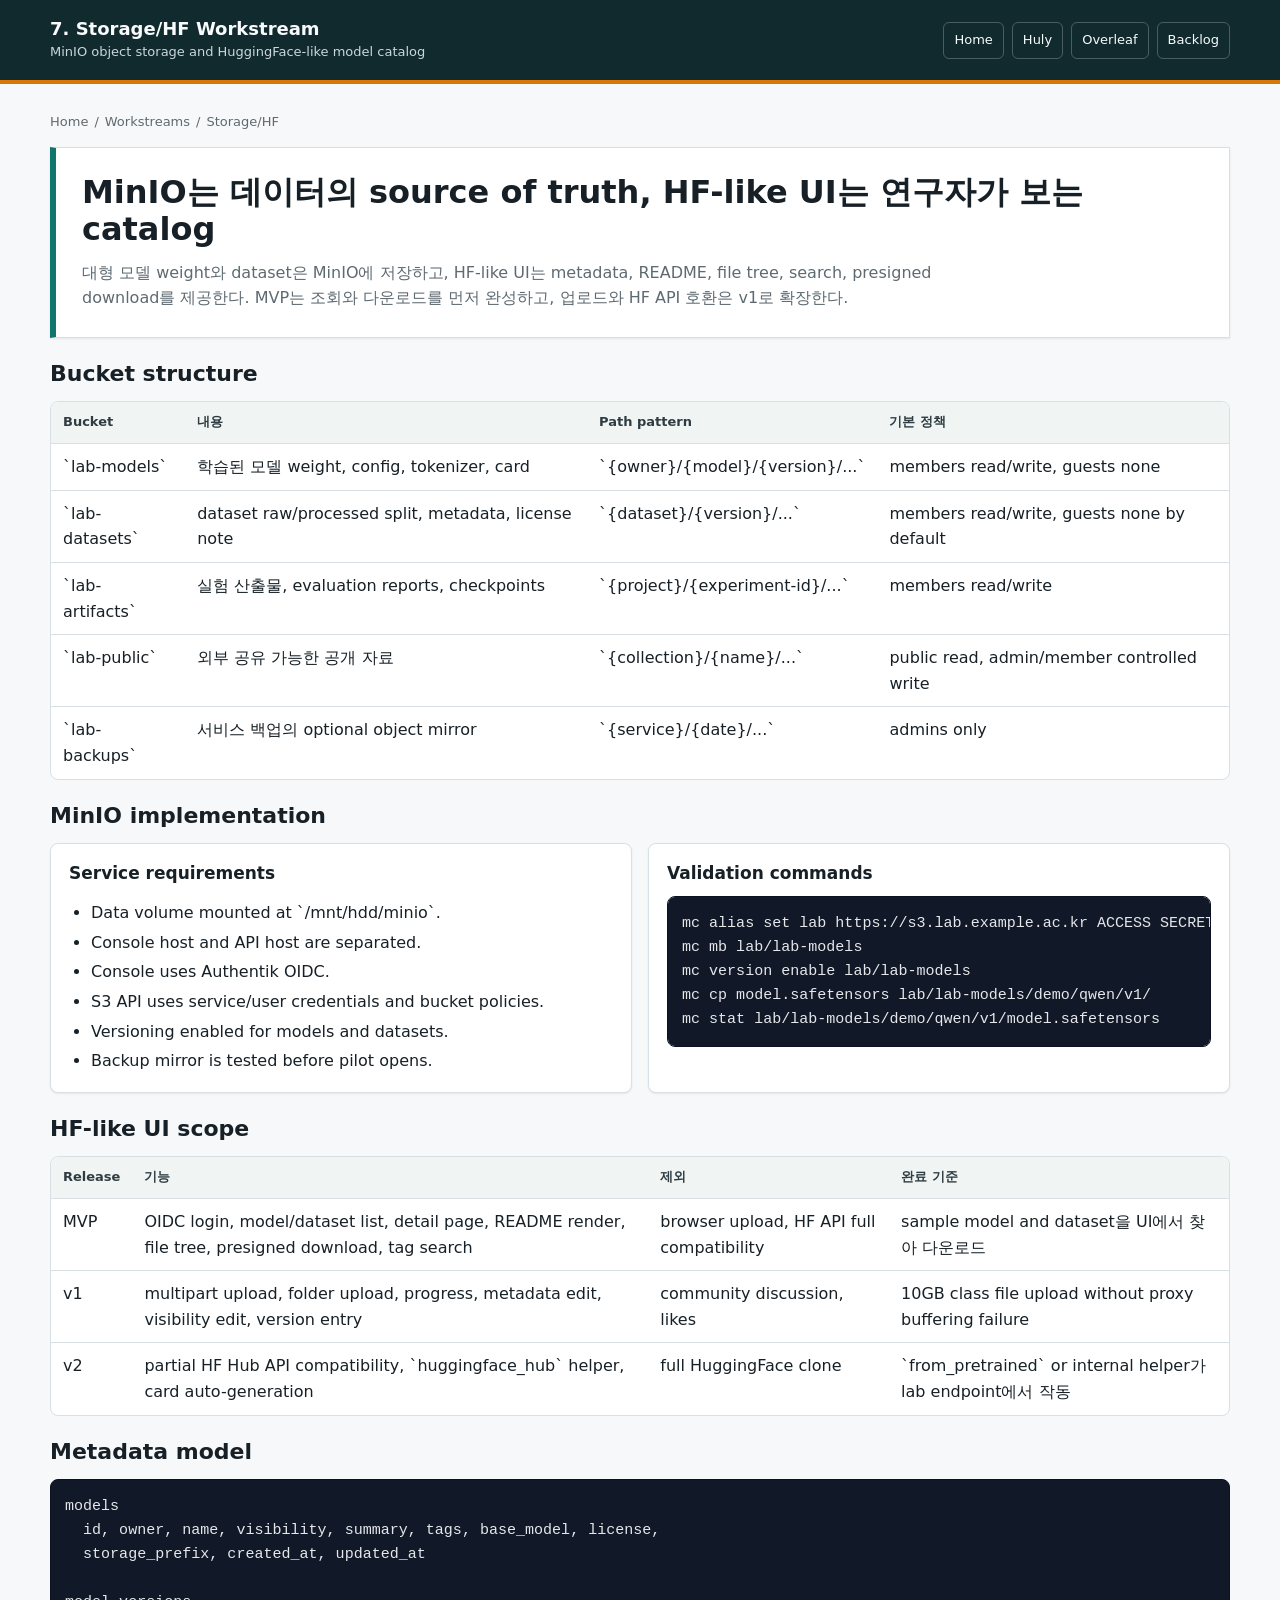
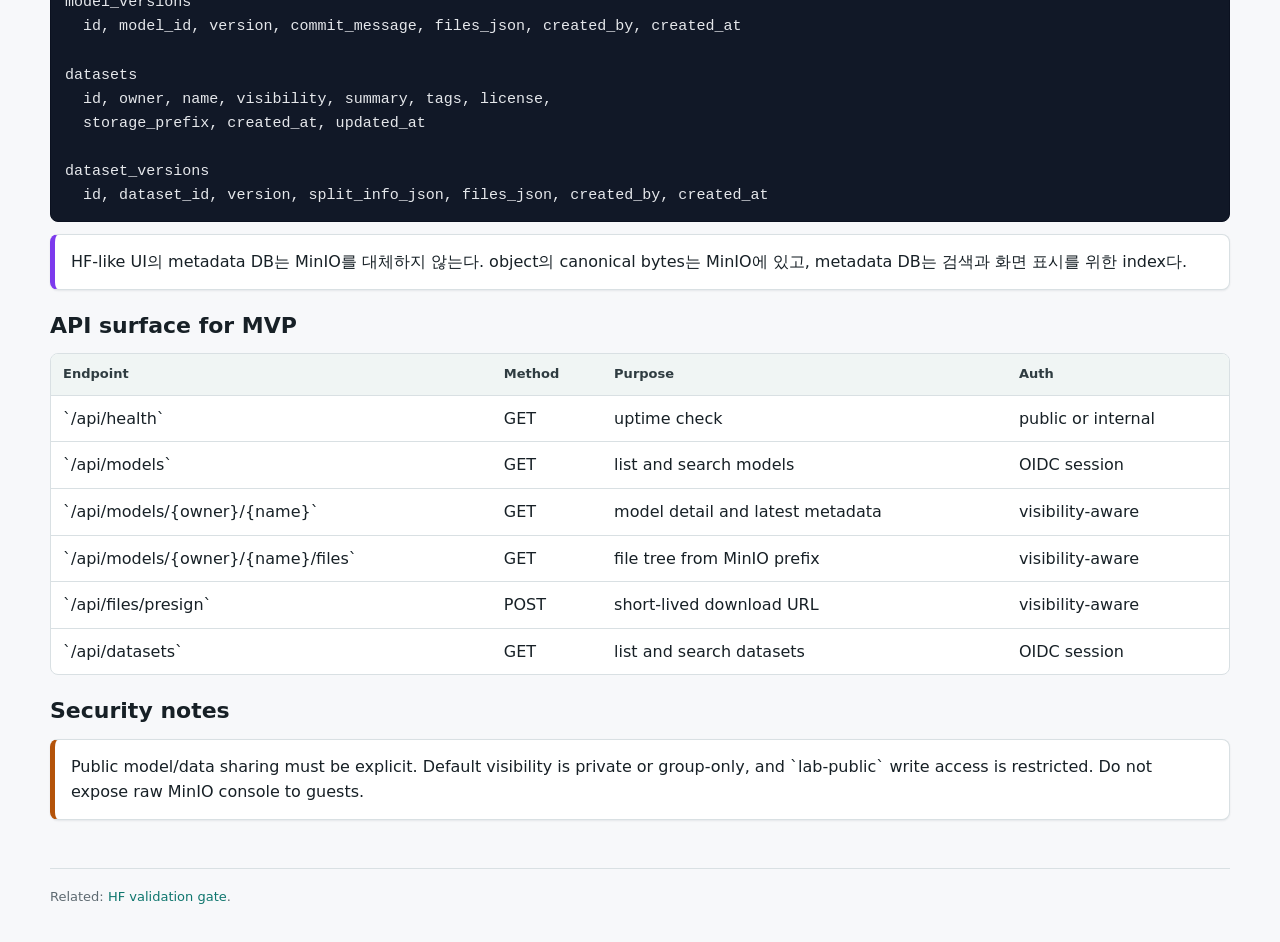
<file: docs/huly-workspace-mvp/workstreams/storage-hf.html>
<!doctype html>
<html lang="ko">
  <head>
    <meta charset="utf-8">
    <meta name="viewport" content="width=device-width, initial-scale=1">
    <title>Storage and HF UI - Huly Workspace MVP</title>
    <link rel="stylesheet" href="../assets/site.css">
  </head>
  <body>
    <div class="site">
      <header class="topbar">
        <div class="topbar-inner">
          <div class="brand">
            <strong>7. Storage/HF Workstream</strong>
            <span>MinIO object storage and HuggingFace-like model catalog</span>
          </div>
          <nav class="topnav" aria-label="Primary navigation">
            <a href="../index.html">Home</a>
            <a href="huly.html">Huly</a>
            <a href="overleaf.html">Overleaf</a>
            <a href="../reference/backlog.html">Backlog</a>
          </nav>
        </div>
      </header>

      <main class="page">
        <div class="breadcrumbs">
          <a href="../index.html">Home</a>
          <span>/</span>
          <span>Workstreams</span>
          <span>/</span>
          <span>Storage/HF</span>
        </div>

        <section class="hero">
          <h1>MinIO는 데이터의 source of truth, HF-like UI는 연구자가 보는 catalog</h1>
          <p>
            대형 모델 weight와 dataset은 MinIO에 저장하고, HF-like UI는 metadata,
            README, file tree, search, presigned download를 제공한다. MVP는 조회와
            다운로드를 먼저 완성하고, 업로드와 HF API 호환은 v1로 확장한다.
          </p>
        </section>

        <section class="section">
          <h2>Bucket structure</h2>
          <div class="table-wrap">
            <table>
              <thead>
                <tr>
                  <th>Bucket</th>
                  <th>내용</th>
                  <th>Path pattern</th>
                  <th>기본 정책</th>
                </tr>
              </thead>
              <tbody>
                <tr>
                  <td>`lab-models`</td>
                  <td>학습된 모델 weight, config, tokenizer, card</td>
                  <td>`{owner}/{model}/{version}/...`</td>
                  <td>members read/write, guests none</td>
                </tr>
                <tr>
                  <td>`lab-datasets`</td>
                  <td>dataset raw/processed split, metadata, license note</td>
                  <td>`{dataset}/{version}/...`</td>
                  <td>members read/write, guests none by default</td>
                </tr>
                <tr>
                  <td>`lab-artifacts`</td>
                  <td>실험 산출물, evaluation reports, checkpoints</td>
                  <td>`{project}/{experiment-id}/...`</td>
                  <td>members read/write</td>
                </tr>
                <tr>
                  <td>`lab-public`</td>
                  <td>외부 공유 가능한 공개 자료</td>
                  <td>`{collection}/{name}/...`</td>
                  <td>public read, admin/member controlled write</td>
                </tr>
                <tr>
                  <td>`lab-backups`</td>
                  <td>서비스 백업의 optional object mirror</td>
                  <td>`{service}/{date}/...`</td>
                  <td>admins only</td>
                </tr>
              </tbody>
            </table>
          </div>
        </section>

        <section class="section">
          <h2>MinIO implementation</h2>
          <div class="grid two">
            <article class="panel">
              <h3>Service requirements</h3>
              <ul>
                <li>Data volume mounted at `/mnt/hdd/minio`.</li>
                <li>Console host and API host are separated.</li>
                <li>Console uses Authentik OIDC.</li>
                <li>S3 API uses service/user credentials and bucket policies.</li>
                <li>Versioning enabled for models and datasets.</li>
                <li>Backup mirror is tested before pilot opens.</li>
              </ul>
            </article>
            <article class="panel">
              <h3>Validation commands</h3>
              <pre><code>mc alias set lab https://s3.lab.example.ac.kr ACCESS SECRET
mc mb lab/lab-models
mc version enable lab/lab-models
mc cp model.safetensors lab/lab-models/demo/qwen/v1/
mc stat lab/lab-models/demo/qwen/v1/model.safetensors</code></pre>
            </article>
          </div>
        </section>

        <section class="section">
          <h2>HF-like UI scope</h2>
          <div class="table-wrap">
            <table>
              <thead>
                <tr>
                  <th>Release</th>
                  <th>기능</th>
                  <th>제외</th>
                  <th>완료 기준</th>
                </tr>
              </thead>
              <tbody>
                <tr>
                  <td>MVP</td>
                  <td>OIDC login, model/dataset list, detail page, README render, file tree, presigned download, tag search</td>
                  <td>browser upload, HF API full compatibility</td>
                  <td>sample model and dataset을 UI에서 찾아 다운로드</td>
                </tr>
                <tr>
                  <td>v1</td>
                  <td>multipart upload, folder upload, progress, metadata edit, visibility edit, version entry</td>
                  <td>community discussion, likes</td>
                  <td>10GB class file upload without proxy buffering failure</td>
                </tr>
                <tr>
                  <td>v2</td>
                  <td>partial HF Hub API compatibility, `huggingface_hub` helper, card auto-generation</td>
                  <td>full HuggingFace clone</td>
                  <td>`from_pretrained` or internal helper가 lab endpoint에서 작동</td>
                </tr>
              </tbody>
            </table>
          </div>
        </section>

        <section class="section">
          <h2>Metadata model</h2>
          <pre><code>models
  id, owner, name, visibility, summary, tags, base_model, license,
  storage_prefix, created_at, updated_at

model_versions
  id, model_id, version, commit_message, files_json, created_by, created_at

datasets
  id, owner, name, visibility, summary, tags, license,
  storage_prefix, created_at, updated_at

dataset_versions
  id, dataset_id, version, split_info_json, files_json, created_by, created_at</code></pre>
          <div class="note">
            HF-like UI의 metadata DB는 MinIO를 대체하지 않는다. object의 canonical bytes는
            MinIO에 있고, metadata DB는 검색과 화면 표시를 위한 index다.
          </div>
        </section>

        <section class="section">
          <h2>API surface for MVP</h2>
          <div class="table-wrap">
            <table>
              <thead>
                <tr>
                  <th>Endpoint</th>
                  <th>Method</th>
                  <th>Purpose</th>
                  <th>Auth</th>
                </tr>
              </thead>
              <tbody>
                <tr>
                  <td>`/api/health`</td>
                  <td>GET</td>
                  <td>uptime check</td>
                  <td>public or internal</td>
                </tr>
                <tr>
                  <td>`/api/models`</td>
                  <td>GET</td>
                  <td>list and search models</td>
                  <td>OIDC session</td>
                </tr>
                <tr>
                  <td>`/api/models/{owner}/{name}`</td>
                  <td>GET</td>
                  <td>model detail and latest metadata</td>
                  <td>visibility-aware</td>
                </tr>
                <tr>
                  <td>`/api/models/{owner}/{name}/files`</td>
                  <td>GET</td>
                  <td>file tree from MinIO prefix</td>
                  <td>visibility-aware</td>
                </tr>
                <tr>
                  <td>`/api/files/presign`</td>
                  <td>POST</td>
                  <td>short-lived download URL</td>
                  <td>visibility-aware</td>
                </tr>
                <tr>
                  <td>`/api/datasets`</td>
                  <td>GET</td>
                  <td>list and search datasets</td>
                  <td>OIDC session</td>
                </tr>
              </tbody>
            </table>
          </div>
        </section>

        <section class="section">
          <h2>Security notes</h2>
          <div class="warning">
            Public model/data sharing must be explicit. Default visibility is private or group-only,
            and `lab-public` write access is restricted. Do not expose raw MinIO console to guests.
          </div>
        </section>
      </main>

      <footer class="footer">
        Related: <a href="../reference/validation.html#hf-gate">HF validation gate</a>.
      </footer>
    </div>
  </body>
</html>
</file>
<file: docs/huly-workspace-mvp/assets/site.css>
:root {
  color-scheme: light;
  --bg: #f7f8fa;
  --panel: #ffffff;
  --panel-2: #f0f5f4;
  --ink: #172026;
  --muted: #5e6a71;
  --line: #d9e0e3;
  --line-strong: #aebbc1;
  --accent: #0f766e;
  --accent-2: #7c3aed;
  --warn: #b45309;
  --danger: #b91c1c;
  --ok: #15803d;
  --code: #0f172a;
  --code-bg: #edf1f3;
  --shadow: 0 1px 2px rgba(15, 23, 42, 0.08);
  font-family:
    Inter, ui-sans-serif, system-ui, -apple-system, BlinkMacSystemFont,
    "Segoe UI", sans-serif;
}

* {
  box-sizing: border-box;
}

html {
  background: var(--bg);
  color: var(--ink);
}

body {
  margin: 0;
  line-height: 1.6;
  letter-spacing: 0;
}

a {
  color: var(--accent);
  text-decoration: none;
}

a:hover,
a:focus {
  text-decoration: underline;
}

.site {
  min-height: 100vh;
}

.topbar {
  background: #102a2d;
  color: #f8fafc;
  border-bottom: 4px solid #d97706;
}

.topbar-inner {
  width: min(1180px, calc(100% - 32px));
  margin: 0 auto;
  padding: 18px 0;
  display: flex;
  align-items: center;
  justify-content: space-between;
  gap: 20px;
}

.brand {
  display: flex;
  flex-direction: column;
  gap: 2px;
}

.brand strong {
  font-size: 18px;
  line-height: 1.2;
}

.brand span {
  color: #cbd5e1;
  font-size: 13px;
}

.topnav {
  display: flex;
  flex-wrap: wrap;
  gap: 8px;
  justify-content: flex-end;
}

.topnav a {
  color: #f8fafc;
  border: 1px solid rgba(255, 255, 255, 0.24);
  padding: 7px 10px;
  border-radius: 6px;
  font-size: 13px;
}

.topnav a:hover,
.topnav a:focus {
  background: rgba(255, 255, 255, 0.12);
  text-decoration: none;
}

.page {
  width: min(1180px, calc(100% - 32px));
  margin: 0 auto;
  padding: 28px 0 48px;
}

.hero,
.panel,
.note,
.warning {
  background: var(--panel);
  border: 1px solid var(--line);
  box-shadow: var(--shadow);
}

.hero {
  padding: 26px;
  border-left: 6px solid var(--accent);
}

.hero h1 {
  margin: 0 0 12px;
  font-size: 32px;
  line-height: 1.15;
}

.hero p {
  margin: 0;
  color: var(--muted);
  max-width: 860px;
}

.meta {
  display: flex;
  flex-wrap: wrap;
  gap: 8px;
  margin-top: 18px;
}

.pill {
  display: inline-flex;
  align-items: center;
  min-height: 28px;
  padding: 4px 10px;
  border-radius: 999px;
  background: #e2ecea;
  color: #12423e;
  font-size: 13px;
  border: 1px solid #c4d7d3;
}

.grid {
  display: grid;
  gap: 16px;
}

.grid.two {
  grid-template-columns: repeat(2, minmax(0, 1fr));
}

.grid.three {
  grid-template-columns: repeat(3, minmax(0, 1fr));
}

.section {
  margin-top: 22px;
}

.section h2,
.panel h2 {
  margin: 0 0 14px;
  font-size: 22px;
  line-height: 1.25;
}

.section h3,
.panel h3 {
  margin: 18px 0 8px;
  font-size: 17px;
  line-height: 1.3;
}

.panel {
  padding: 18px;
  border-radius: 8px;
}

.panel.compact {
  padding: 14px;
}

.panel > :first-child {
  margin-top: 0;
}

.panel > :last-child {
  margin-bottom: 0;
}

.nav-card {
  min-height: 160px;
  display: flex;
  flex-direction: column;
  gap: 10px;
}

.nav-card a.title {
  color: var(--ink);
  font-weight: 700;
  font-size: 17px;
}

.nav-card p {
  margin: 0;
  color: var(--muted);
}

.nav-card .tagline {
  margin-top: auto;
  color: var(--accent);
  font-size: 13px;
  font-weight: 600;
}

.toc {
  display: grid;
  grid-template-columns: repeat(4, minmax(0, 1fr));
  gap: 10px;
}

.toc a {
  background: var(--panel);
  border: 1px solid var(--line);
  border-radius: 6px;
  padding: 10px 12px;
  color: var(--ink);
  box-shadow: var(--shadow);
}

.toc a:hover,
.toc a:focus {
  border-color: var(--accent);
  text-decoration: none;
}

.breadcrumbs {
  display: flex;
  flex-wrap: wrap;
  gap: 6px;
  margin-bottom: 14px;
  color: var(--muted);
  font-size: 13px;
}

.breadcrumbs a {
  color: var(--muted);
}

.table-wrap {
  overflow-x: auto;
  border: 1px solid var(--line);
  border-radius: 8px;
  background: var(--panel);
}

table {
  border-collapse: collapse;
  width: 100%;
  min-width: 720px;
}

th,
td {
  border-bottom: 1px solid var(--line);
  padding: 10px 12px;
  text-align: left;
  vertical-align: top;
}

th {
  background: var(--panel-2);
  font-size: 13px;
  color: #2f3c41;
  font-weight: 700;
}

tr:last-child td {
  border-bottom: 0;
}

ul,
ol {
  padding-left: 22px;
}

li + li {
  margin-top: 4px;
}

code {
  color: var(--code);
  background: var(--code-bg);
  border-radius: 4px;
  padding: 1px 5px;
  font-family:
    "SFMono-Regular", Consolas, "Liberation Mono", Menlo, monospace;
  font-size: 0.94em;
}

pre {
  margin: 12px 0;
  padding: 14px;
  background: #111827;
  color: #e5e7eb;
  overflow-x: auto;
  border-radius: 8px;
  border: 1px solid #0b1120;
}

pre code {
  color: inherit;
  background: transparent;
  padding: 0;
}

.note,
.warning {
  padding: 14px 16px;
  border-radius: 8px;
}

.note {
  border-left: 5px solid var(--accent-2);
}

.warning {
  border-left: 5px solid var(--warn);
}

.status {
  font-weight: 700;
}

.status.ok {
  color: var(--ok);
}

.status.warn {
  color: var(--warn);
}

.status.danger {
  color: var(--danger);
}

.flow {
  display: grid;
  grid-template-columns: repeat(5, minmax(0, 1fr));
  gap: 10px;
  align-items: stretch;
}

.flow div {
  background: var(--panel);
  border: 1px solid var(--line);
  border-radius: 8px;
  padding: 12px;
  min-height: 86px;
}

.flow strong {
  display: block;
  margin-bottom: 4px;
}

.footer {
  width: min(1180px, calc(100% - 32px));
  margin: 0 auto;
  padding: 18px 0 34px;
  color: var(--muted);
  border-top: 1px solid var(--line);
  font-size: 13px;
}

@media (max-width: 900px) {
  .topbar-inner {
    align-items: flex-start;
    flex-direction: column;
  }

  .topnav {
    justify-content: flex-start;
  }

  .grid.two,
  .grid.three,
  .toc,
  .flow {
    grid-template-columns: 1fr;
  }

  .hero h1 {
    font-size: 26px;
  }
}

@media print {
  .topbar,
  .footer,
  .breadcrumbs,
  .toc {
    display: none;
  }

  body {
    background: #ffffff;
  }

  .page {
    width: auto;
    padding: 0;
  }

  .panel,
  .hero,
  .note,
  .warning {
    box-shadow: none;
    break-inside: avoid;
  }
}
</file>
